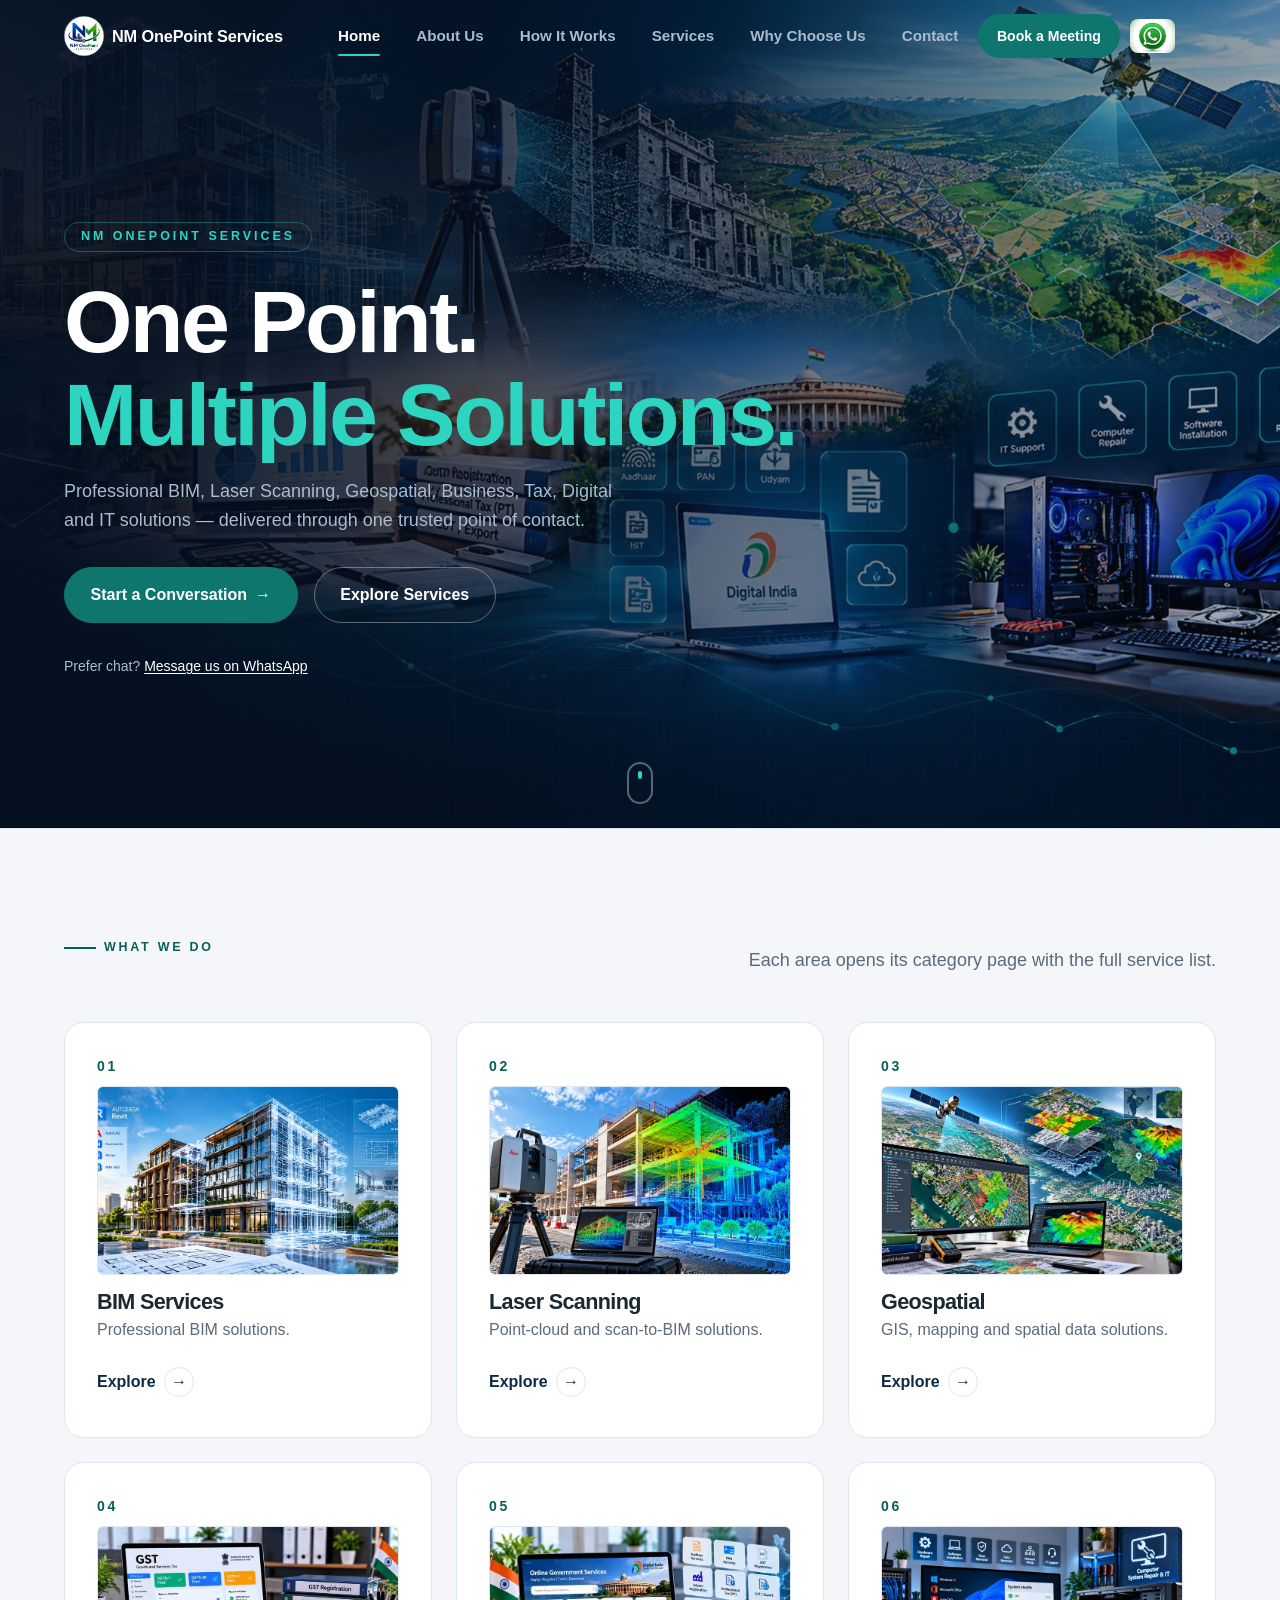
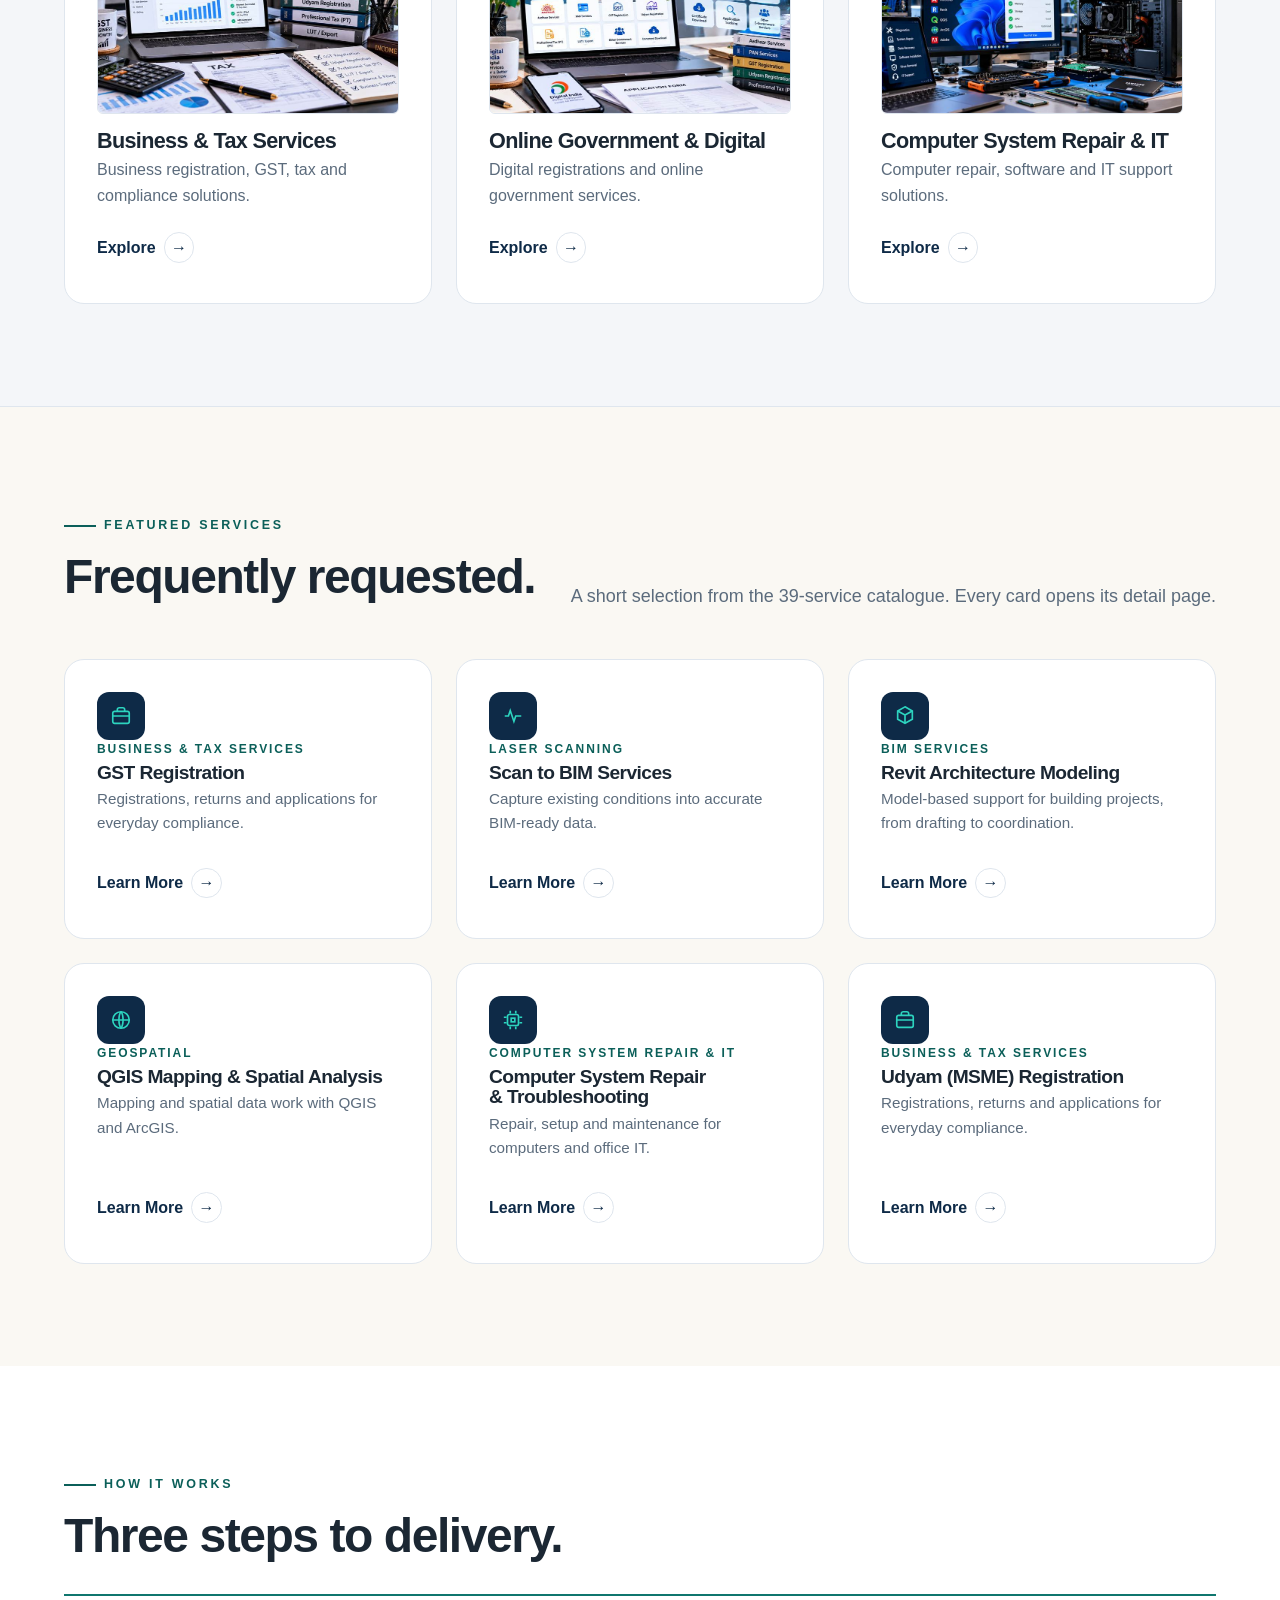
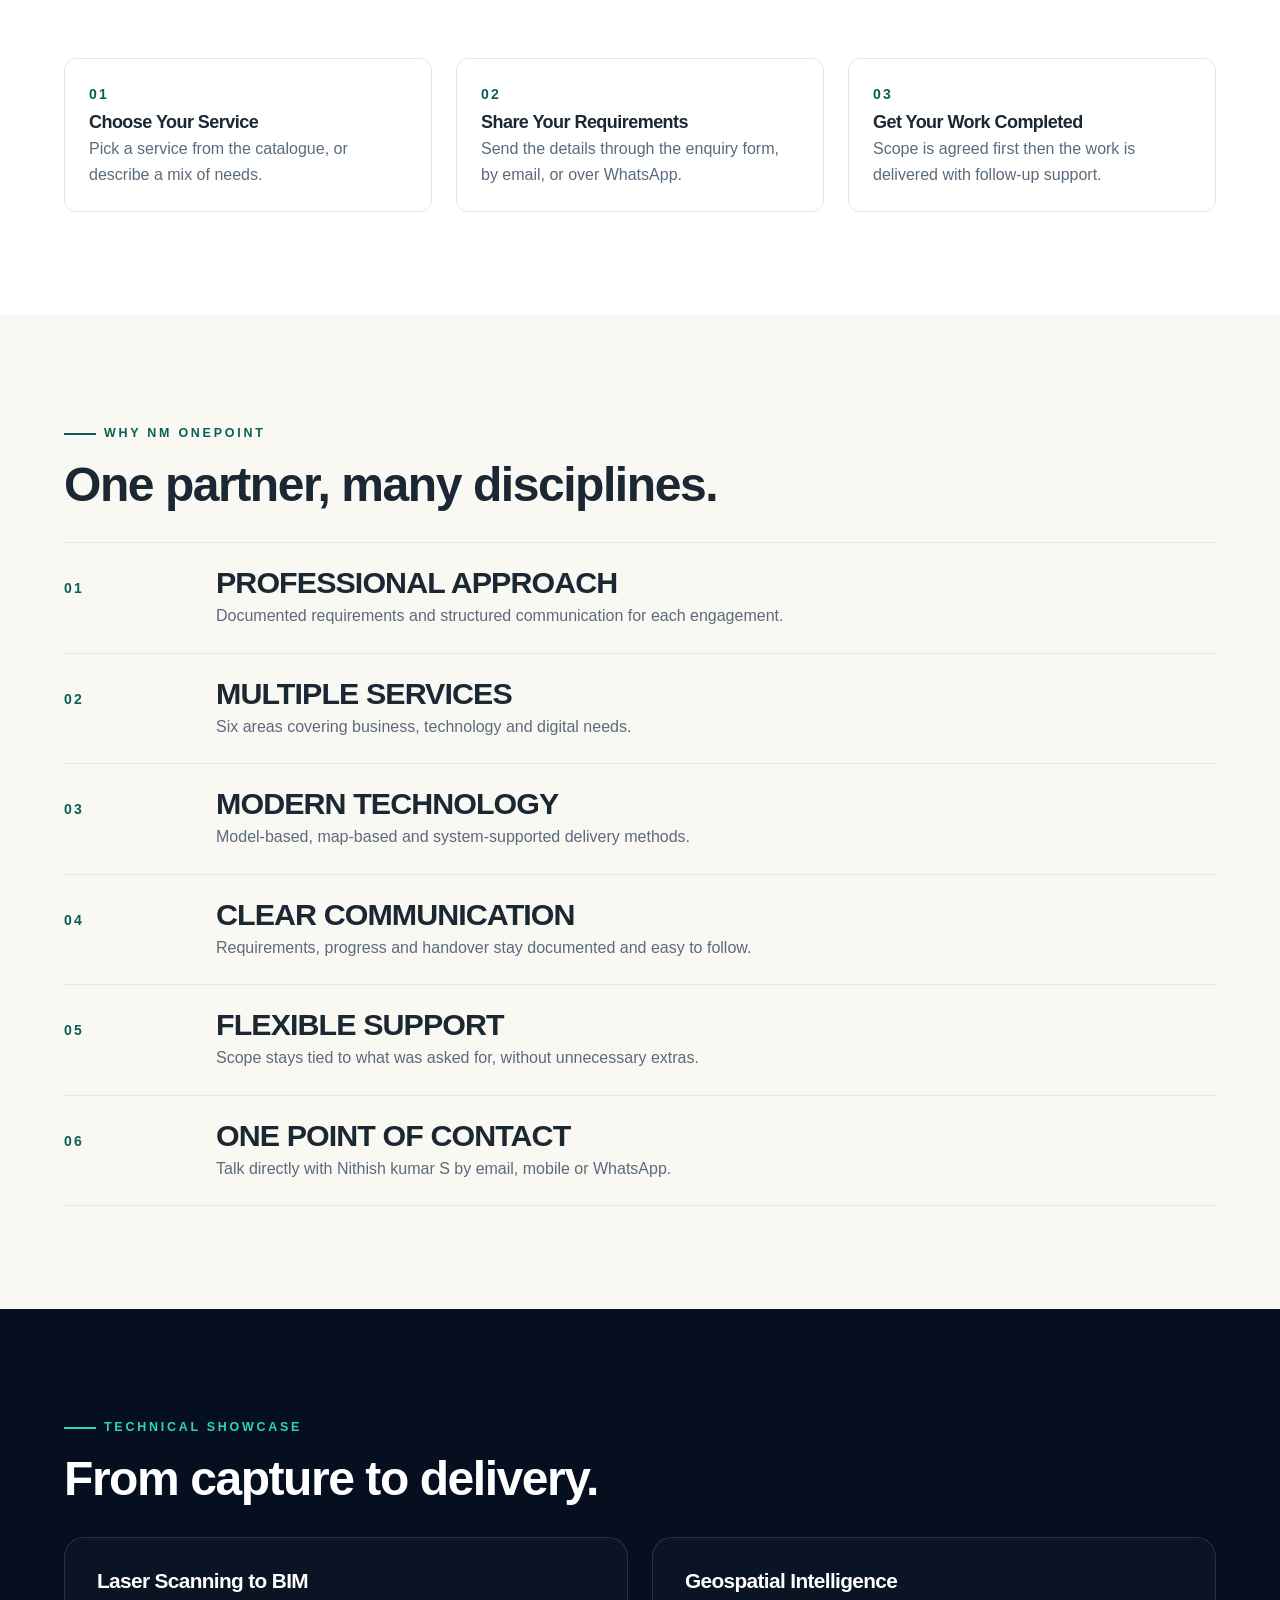
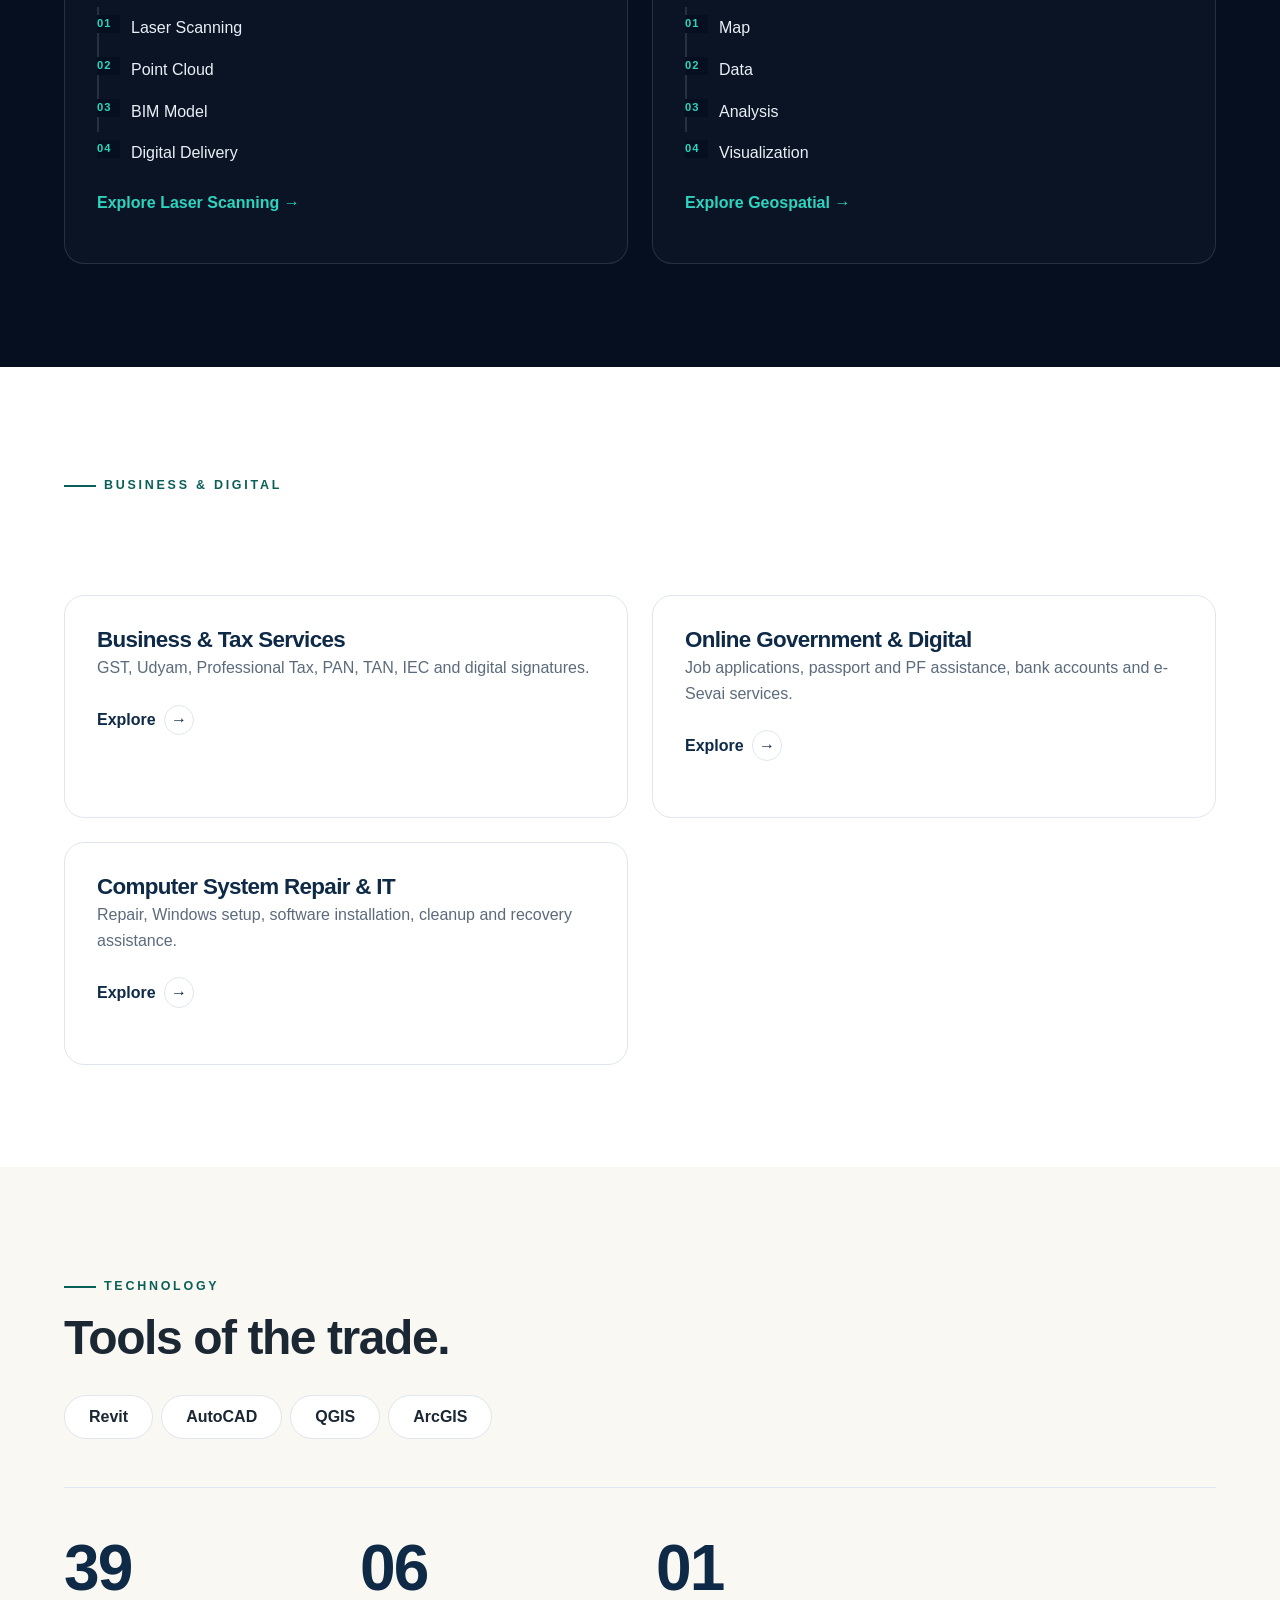
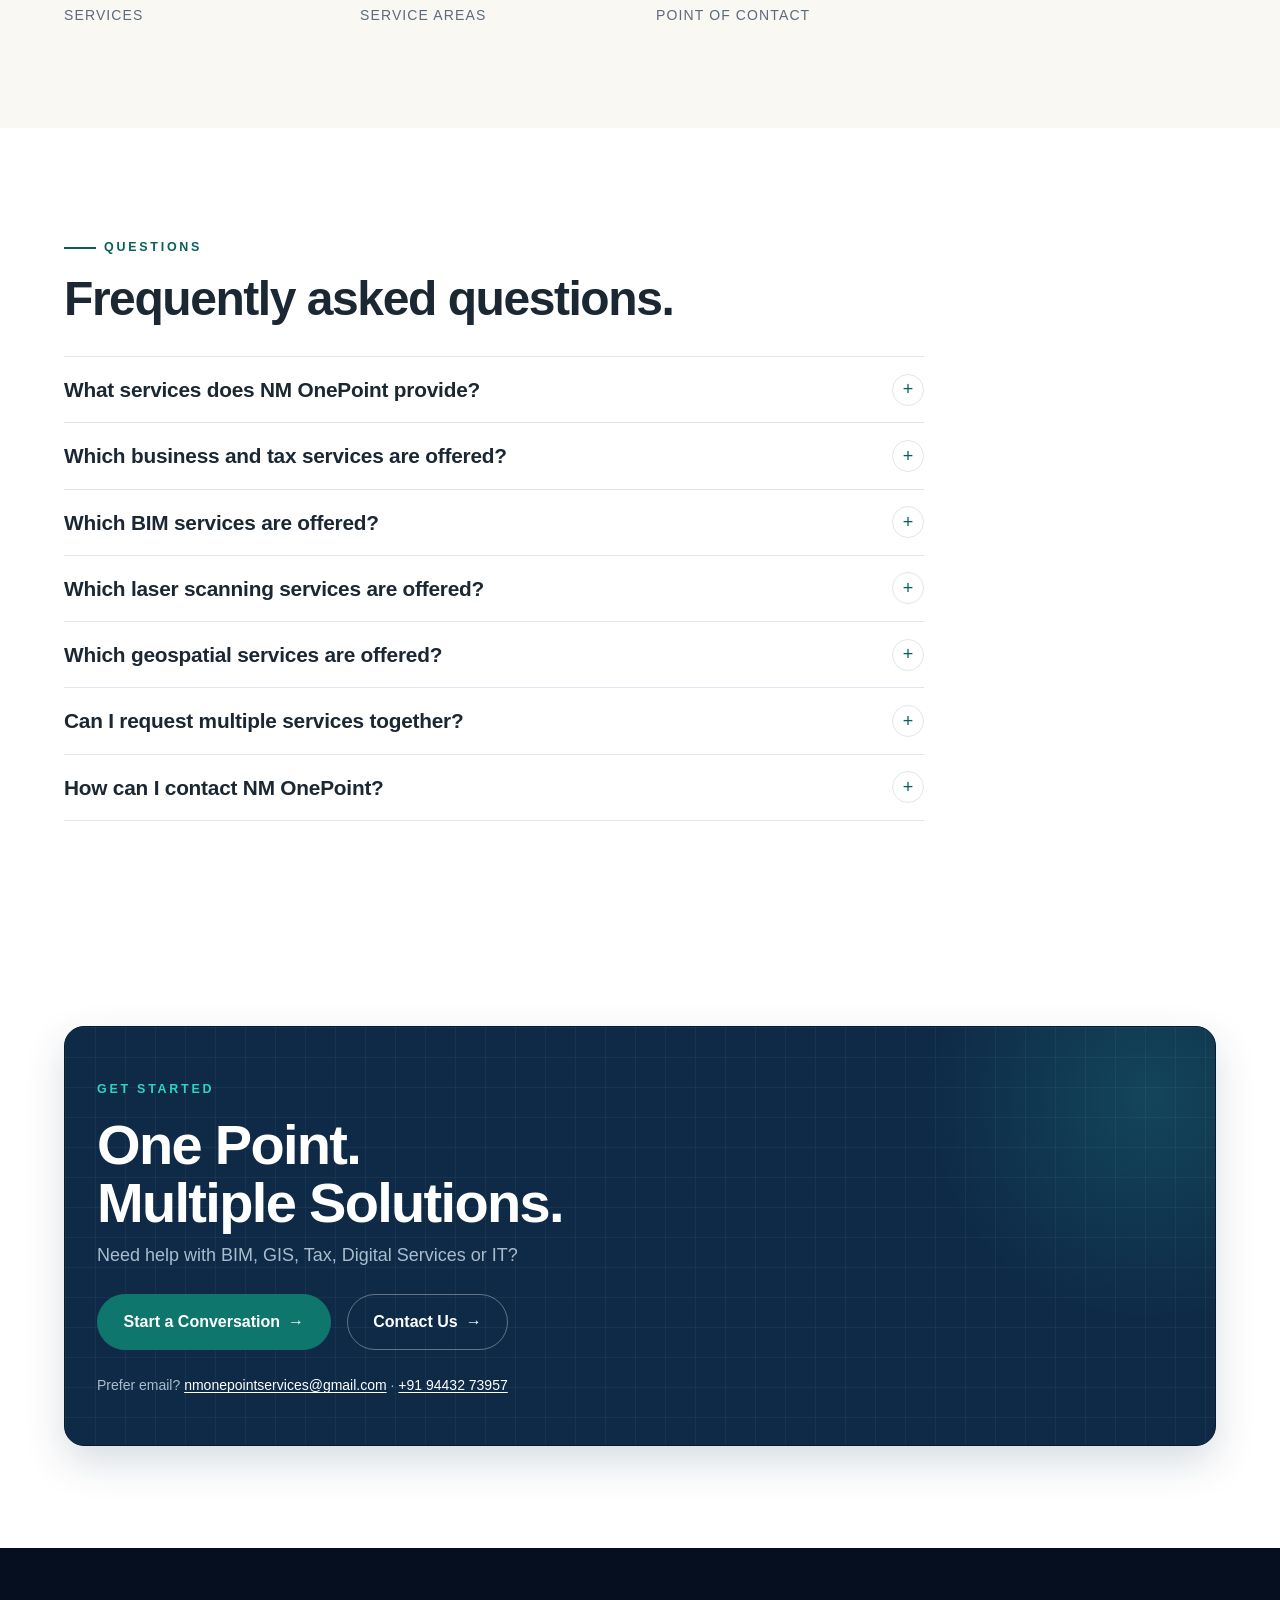
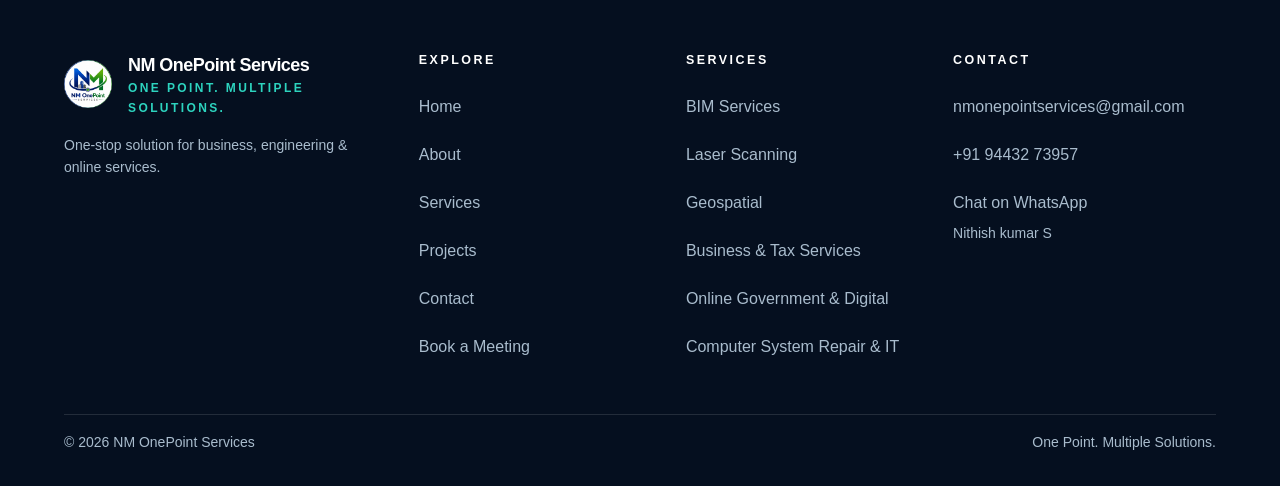
<file: index.html>
﻿<!DOCTYPE html>
<html lang="en">
<head>
    <meta charset="UTF-8">
    <meta name="viewport" content="width=device-width, initial-scale=1.0">
    <meta name="description" content="NM OnePoint Services — One Point. Multiple Solutions. Professional BIM, laser scanning, geospatial, business, tax, digital and IT solutions through one trusted point of contact.">
    <title>NM OnePoint Services | One Point. Multiple Solutions.</title>

    <meta property="og:type" content="website">
    <meta property="og:title" content="NM OnePoint Services | One Point. Multiple Solutions.">
    <meta property="og:description" content="Professional BIM, laser scanning, geospatial, business, tax, digital and IT solutions — delivered through one trusted point of contact.">
    <meta property="og:image" content="assets/images/og-image.svg">
    <meta property="og:image:width" content="1200">
    <meta property="og:image:height" content="630">
    <meta property="og:image:alt" content="NM OnePoint Services — one point for business and technical solutions">
    <meta name="twitter:card" content="summary_large_image">
    <meta name="twitter:title" content="NM OnePoint Services | One Point. Multiple Solutions.">
    <meta name="twitter:description" content="Professional BIM, laser scanning, geospatial, business, tax, digital and IT solutions.">
    <meta name="twitter:image" content="assets/images/og-image.svg">
    <meta name="theme-color" content="#050f1f">

    <link rel="icon" type="image/jpeg" href="assets/logos/logo.jpg">
    <link rel="apple-touch-icon" href="assets/logos/logo.jpg">
    <link rel="manifest" href="site.webmanifest">

    <link rel="stylesheet" href="css/variables.css">
    <link rel="stylesheet" href="css/reset.css">
    <link rel="stylesheet" href="css/style.css">
    <link rel="stylesheet" href="css/components.css">
    <link rel="stylesheet" href="css/responsive.css">
</head>
<body>

    <a class="skip-link" href="#main-content">Skip to main content</a>

    <div data-component="header">
        <noscript>
            <header class="site-header is-scrolled">
                <div class="container site-header-inner">
                    <a class="site-brand" href="index.html">NM OnePoint Services</a>
                    <nav class="site-nav" aria-label="Primary">
                        <ul>
                            <li><a href="index.html" aria-current="page">Home</a></li>
                            <li><a href="about.html">About Us</a></li>
                            <li><a href="index.html#process-title">How It Works</a></li>
                            <li><a href="services.html">Services</a></li>
                            <li><a href="index.html#why-title">Why Choose Us</a></li>
                            <li><a href="contact.html">Contact</a></li>
                            <li><a href="contact.html">Book a Meeting</a></li>
                            <li><a href="https://wa.me/919443273957" rel="noopener">WhatsApp</a></li>
                        </ul>
                    </nav>
                </div>
            </header>
        </noscript>
    </div>

    <main id="main-content" class="site-main">
        <section class="hero hero-cine" aria-labelledby="hero-title">
            <div class="hero-bg hero-bg-photo" aria-hidden="true">
                <img src="assets/images/hero-services.jpg" alt="" width="1920" height="1081" fetchpriority="high">
                <span class="hero-shade" aria-hidden="true"></span>
                <span class="hero-scan" aria-hidden="true"></span>
            </div>
            <div class="container hero-inner">
                <p class="hero-eyebrow" data-reveal="fade">NM OnePoint Services</p>
                <h1 class="hero-display" id="hero-title" data-reveal="up">One Point.<br><span class="accent">Multiple Solutions.</span></h1>
                <p class="hero-lead" data-reveal="up" data-delay="120">Professional BIM, Laser Scanning, Geospatial, Business, Tax, Digital and IT solutions — delivered through one trusted point of contact.</p>
                <div class="hero-actions" data-reveal="up" data-delay="200">
                    <a class="btn btn-primary" href="contact.html">Start a Conversation <span class="btn-arrow" aria-hidden="true">&rarr;</span></a>
                    <a class="btn btn-secondary" href="services.html">Explore Services</a>
                </div>
                <p class="hero-wa" data-reveal="fade" data-delay="260">Prefer chat? <a href="https://wa.me/919443273957" rel="noopener">Message us on WhatsApp</a></p>
            </div>
            <a class="hero-scroll" href="#areas" aria-label="Scroll to services"><span aria-hidden="true"></span></a>
        </section>

        <section class="section section-areas" id="areas" aria-label="Service areas">
            <div class="container">
                <div class="section-head split">
                    <div>
                        <p class="eyebrow" data-reveal="fade">What we do</p>
                    </div>
                    <p class="section-lead" data-reveal="up" data-delay="100">Each area opens its category page with the full service list.</p>
                </div>
                <div class="svc-grid">
                    <article class="svc-card" data-reveal="up">
                        <span class="svc-num" aria-hidden="true">01</span>
                        <div class="svc-media"><img src="assets/images/bim-services.jpg" alt="Modern glass office towers photographed looking up" width="1600" height="500" loading="lazy"></div>
                        <h3>BIM Services</h3>
                        <p>Professional BIM solutions.</p>
                        <a class="bento-link" href="category.html?category=bim-services">Explore <span class="bento-arrow" aria-hidden="true">&rarr;</span></a>
                    </article>
                    <article class="svc-card" data-reveal="up" data-delay="80">
                        <span class="svc-num" aria-hidden="true">02</span>
                        <div class="svc-media"><img src="assets/images/laser-scanning.jpg" alt="Laser scanner surveying a steel bridge with point-cloud coloring" width="1440" height="720" loading="lazy"></div>
                        <h3>Laser Scanning</h3>
                        <p>Point-cloud and scan-to-BIM solutions.</p>
                        <a class="bento-link" href="category.html?category=laser-scanning">Explore <span class="bento-arrow" aria-hidden="true">&rarr;</span></a>
                    </article>
                    <article class="svc-card" data-reveal="up" data-delay="160">
                        <span class="svc-num" aria-hidden="true">03</span>
                        <div class="svc-media"><img src="assets/images/geospatial-services.jpg" alt="Classified aerial view of a town used for geospatial mapping" width="350" height="278" loading="lazy"></div>
                        <h3>Geospatial</h3>
                        <p>GIS, mapping and spatial data solutions.</p>
                        <a class="bento-link" href="category.html?category=geospatial">Explore <span class="bento-arrow" aria-hidden="true">&rarr;</span></a>
                    </article>
                    <article class="svc-card" data-reveal="up">
                        <span class="svc-num" aria-hidden="true">04</span>
                        <div class="svc-media"><img src="assets/images/card-business.jpg" alt="GST filing workspace with laptop, calculator and documents" width="880" height="495" loading="lazy"></div>
                        <h3>Business &amp; Tax Services</h3>
                        <p>Business registration, GST, tax and compliance solutions.</p>
                        <a class="bento-link" href="category.html?category=business-tax">Explore <span class="bento-arrow" aria-hidden="true">&rarr;</span></a>
                    </article>
                    <article class="svc-card" data-reveal="up" data-delay="80">
                        <span class="svc-num" aria-hidden="true">05</span>
                        <div class="svc-media"><img src="assets/images/card-online.jpg" alt="Online government services portal with Digital India elements" width="880" height="495" loading="lazy"></div>
                        <h3>Online Government &amp; Digital</h3>
                        <p>Digital registrations and online government services.</p>
                        <a class="bento-link" href="category.html?category=online-government">Explore <span class="bento-arrow" aria-hidden="true">&rarr;</span></a>
                    </article>
                    <article class="svc-card" data-reveal="up" data-delay="160">
                        <span class="svc-num" aria-hidden="true">06</span>
                        <div class="svc-media"><img src="assets/images/card-it.jpg" alt="Computer repair workbench with diagnostics tools and hardware" width="880" height="496" loading="lazy"></div>
                        <h3>Computer System Repair &amp; IT</h3>
                        <p>Computer repair, software and IT support solutions.</p>
                        <a class="bento-link" href="category.html?category=computer-repair">Explore <span class="bento-arrow" aria-hidden="true">&rarr;</span></a>
                    </article>
                </div>
            </div>
        </section>

        <section class="section story" aria-labelledby="featured-title">
            <div class="container">
                <div class="section-head split">
                    <div>
                        <p class="eyebrow" data-reveal="fade">Featured services</p>
                        <h2 class="section-title" id="featured-title" data-reveal="up">Frequently requested.</h2>
                    </div>
                    <p class="section-lead" data-reveal="up" data-delay="100">A short selection from the 39-service catalogue. Every card opens its detail page.</p>
                </div>
                <div class="feat-grid" data-featured-grid>
                    <article class="card" data-reveal>
                        <h3>Featured services</h3>
                        <p>Featured services appear here once loaded. See <a href="services.html">all services</a>.</p>
                    </article>
                </div>
            </div>
        </section>

        <section class="section" aria-labelledby="process-title">
            <div class="container">
                <p class="eyebrow" data-reveal="fade">How it works</p>
                <h2 class="section-title" id="process-title" data-reveal="up">Three steps to delivery.</h2>
                <div class="process" data-reveal="fade">
                    <div class="process-line" aria-hidden="true"><div class="process-fill"></div></div>
                    <div class="steps-three">
                        <article class="step" data-reveal="up">
                            <span class="step-number">01</span>
                            <h3>Choose Your Service</h3>
                            <p>Pick a service from the catalogue, or describe a mix of needs.</p>
                        </article>
                        <article class="step" data-reveal="up" data-delay="100">
                            <span class="step-number">02</span>
                            <h3>Share Your Requirements</h3>
                            <p>Send the details through the enquiry form, by email, or over WhatsApp.</p>
                        </article>
                        <article class="step" data-reveal="up" data-delay="200">
                            <span class="step-number">03</span>
                            <h3>Get Your Work Completed</h3>
                            <p>Scope is agreed first then the work is delivered with follow-up support.</p>
                        </article>
                    </div>
                </div>
            </div>
        </section>

        <section class="section story" aria-labelledby="why-title">
            <div class="container">
                <p class="eyebrow" data-reveal="fade">Why NM OnePoint</p>
                <h2 class="section-title" id="why-title" data-reveal="up">One partner, many disciplines.</h2>
                <div class="why-list">
                    <div class="why-row" data-reveal="right">
                        <span class="why-num">01</span>
                        <div><h3>Professional Approach</h3><p>Documented requirements and structured communication for each engagement.</p></div>
                    </div>
                    <div class="why-row" data-reveal="right" data-delay="80">
                        <span class="why-num">02</span>
                        <div><h3>Multiple Services</h3><p>Six areas covering business, technology and digital needs.</p></div>
                    </div>
                    <div class="why-row" data-reveal="right" data-delay="120">
                        <span class="why-num">03</span>
                        <div><h3>Modern Technology</h3><p>Model-based, map-based and system-supported delivery methods.</p></div>
                    </div>
                    <div class="why-row" data-reveal="right" data-delay="160">
                        <span class="why-num">04</span>
                        <div><h3>Clear Communication</h3><p>Requirements, progress and handover stay documented and easy to follow.</p></div>
                    </div>
                    <div class="why-row" data-reveal="right" data-delay="200">
                        <span class="why-num">05</span>
                        <div><h3>Flexible Support</h3><p>Scope stays tied to what was asked for, without unnecessary extras.</p></div>
                    </div>
                    <div class="why-row" data-reveal="right" data-delay="240">
                        <span class="why-num">06</span>
                        <div><h3>One Point of Contact</h3><p>Talk directly with Nithish kumar S by email, mobile or WhatsApp.</p></div>
                    </div>
                </div>
            </div>
        </section>

        <section class="section section-dark tech-section" aria-labelledby="showcase-title">
            <div class="container">
                <p class="eyebrow eyebrow-light" data-reveal="fade">Technical showcase</p>
                <h2 class="section-title" id="showcase-title" data-reveal="up">From capture to delivery.</h2>
                <div class="flow-grid">
                    <article class="flow-card" data-reveal="up">
                        <h3>Laser Scanning to BIM</h3>
                        <ol class="flow-steps">
                            <li data-reveal="right">Laser Scanning</li>
                            <li data-reveal="right" data-delay="80">Point Cloud</li>
                            <li data-reveal="right" data-delay="160">BIM Model</li>
                            <li data-reveal="right" data-delay="240">Digital Delivery</li>
                        </ol>
                        <p><a class="tech-link" href="category.html?category=laser-scanning">Explore Laser Scanning <span aria-hidden="true">&rarr;</span></a></p>
                    </article>
                    <article class="flow-card" data-reveal="up" data-delay="120">
                        <h3>Geospatial Intelligence</h3>
                        <ol class="flow-steps">
                            <li data-reveal="right">Map</li>
                            <li data-reveal="right" data-delay="80">Data</li>
                            <li data-reveal="right" data-delay="160">Analysis</li>
                            <li data-reveal="right" data-delay="240">Visualization</li>
                        </ol>
                        <p><a class="tech-link" href="category.html?category=geospatial">Explore Geospatial <span aria-hidden="true">&rarr;</span></a></p>
                    </article>
                </div>
            </div>
        </section>

        <section class="section" aria-labelledby="biztech-title">
            <div class="container">
                <p class="eyebrow" data-reveal="fade">Business &amp; digital</p>
                <h2 class="section-title" id="biztech-title" data-reveal="up">Compliance, e-services and IT.</h2>
                <div class="tech-grid tech-grid-light">
                    <article class="tech-panel tech-panel-light" data-reveal="up">
                        <h3>Business &amp; Tax Services</h3>
                        <p>GST, Udyam, Professional Tax, PAN, TAN, IEC and digital signatures.</p>
                        <p><a class="bento-link" href="category.html?category=business-tax">Explore <span class="bento-arrow" aria-hidden="true">&rarr;</span></a></p>
                    </article>
                    <article class="tech-panel tech-panel-light" data-reveal="up" data-delay="100">
                        <h3>Online Government &amp; Digital</h3>
                        <p>Job applications, passport and PF assistance, bank accounts and e-Sevai services.</p>
                        <p><a class="bento-link" href="category.html?category=online-government">Explore <span class="bento-arrow" aria-hidden="true">&rarr;</span></a></p>
                    </article>
                    <article class="tech-panel tech-panel-light" data-reveal="up" data-delay="200">
                        <h3>Computer System Repair &amp; IT</h3>
                        <p>Repair, Windows setup, software installation, cleanup and recovery assistance.</p>
                        <p><a class="bento-link" href="category.html?category=computer-repair">Explore <span class="bento-arrow" aria-hidden="true">&rarr;</span></a></p>
                    </article>
                </div>
            </div>
        </section>

        <section class="section story" aria-labelledby="techrow-title">
            <div class="container">
                <p class="eyebrow" data-reveal="fade">Technology</p>
                <h2 class="section-title" id="techrow-title" data-reveal="up">Tools of the trade.</h2>
                <ul class="tech-chips" data-reveal="fade">
                    <li>Revit</li>
                    <li>AutoCAD</li>
                    <li>QGIS</li>
                    <li>ArcGIS</li>
                </ul>
                <div class="stats-band stats-band-tight">
                    <div class="stats-grid stats-grid-three" data-stats-grid>
                        <div data-reveal="up">
                            <span class="stat-value" data-count="39">39</span>
                            <p class="stat-label">Services</p>
                        </div>
                        <div data-reveal="up" data-delay="100">
                            <span class="stat-value" data-count="6">06</span>
                            <p class="stat-label">Service Areas</p>
                        </div>
                        <div data-reveal="up" data-delay="200">
                            <span class="stat-value" data-count="1">01</span>
                            <p class="stat-label">Point of Contact</p>
                        </div>
                    </div>
                </div>
            </div>
        </section>

        <section class="section" aria-labelledby="faq-title">
            <div class="container">
                <p class="eyebrow" data-reveal="fade">Questions</p>
                <h2 class="section-title" id="faq-title" data-reveal="up">Frequently asked questions.</h2>
                <div class="faq-list" data-faq-list>
                    <div class="faq-item" data-reveal>
                        <p>Questions and answers appear here. See the <a href="contact.html">Contact page</a> for anything else.</p>
                    </div>
                </div>
            </div>
        </section>

        <section class="section" aria-labelledby="cta-title">
            <div class="container">
                <div class="cta-band" data-reveal="scale">
                    <p class="cta-kicker">Get started</p>
                    <h2 class="cta-title" id="cta-title">One Point.<br>Multiple Solutions.</h2>
                    <p class="section-lead">Need help with BIM, GIS, Tax, Digital Services or IT?</p>
                    <div class="cta-actions">
                        <a class="btn btn-primary" href="contact.html">Start a Conversation <span class="btn-arrow" aria-hidden="true">&rarr;</span></a>
                        <a class="btn btn-secondary" href="contact.html">Contact Us <span class="btn-arrow" aria-hidden="true">&rarr;</span></a>
                    </div>
                    <p class="cta-contact-line">Prefer email? <a href="mailto:nmonepointservices@gmail.com">nmonepointservices@gmail.com</a> · <a href="tel:+919443273957">+91 94432 73957</a></p>
                </div>
            </div>
        </section>
    </main>

    <div data-component="footer">
        <noscript>
            <footer class="site-footer">
                <div class="container">
                    <p>&copy; 2026 NM OnePoint Services</p>
                </div>
            </footer>
        </noscript>
    </div>

    <script src="js/navigation.js" defer></script>
    <script src="js/animations.js" defer></script>
    <script src="js/forms.js" defer></script>
    <script src="js/main.js" defer></script>
</body>
</html>
</file>
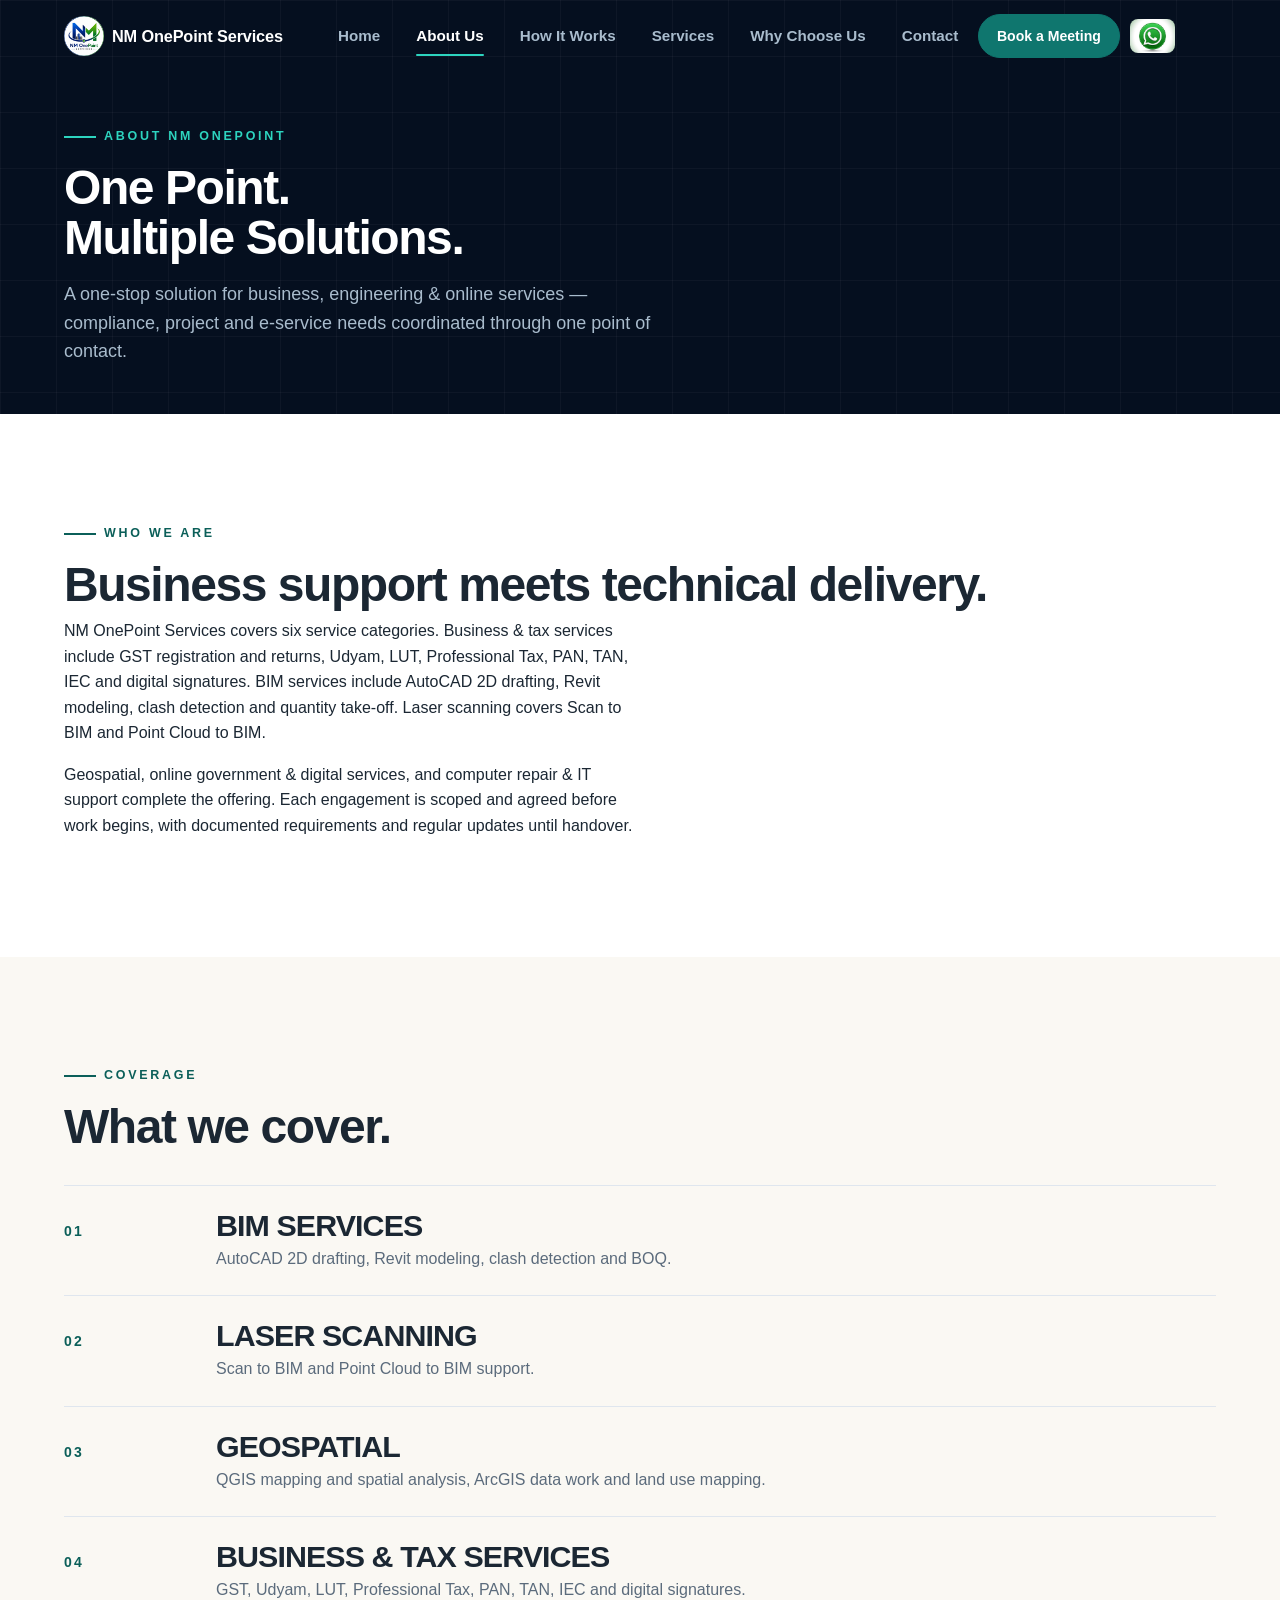
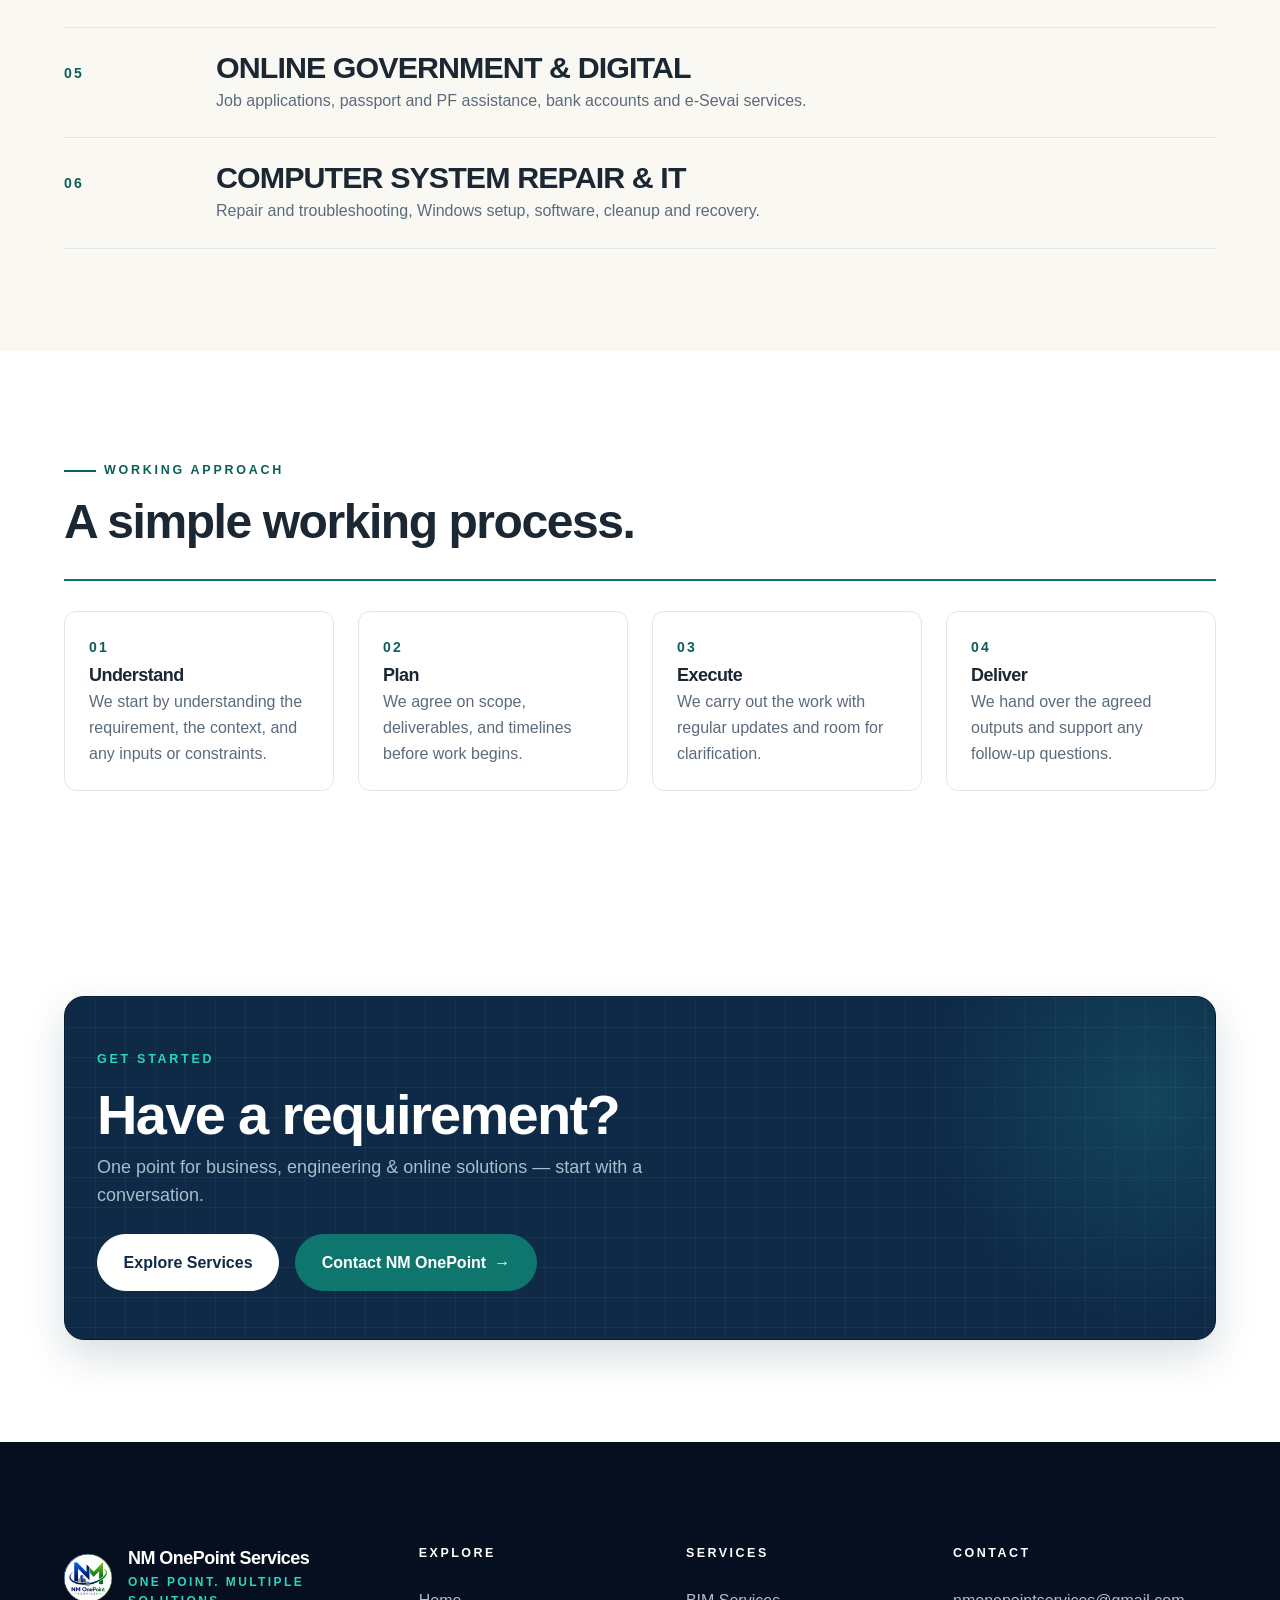
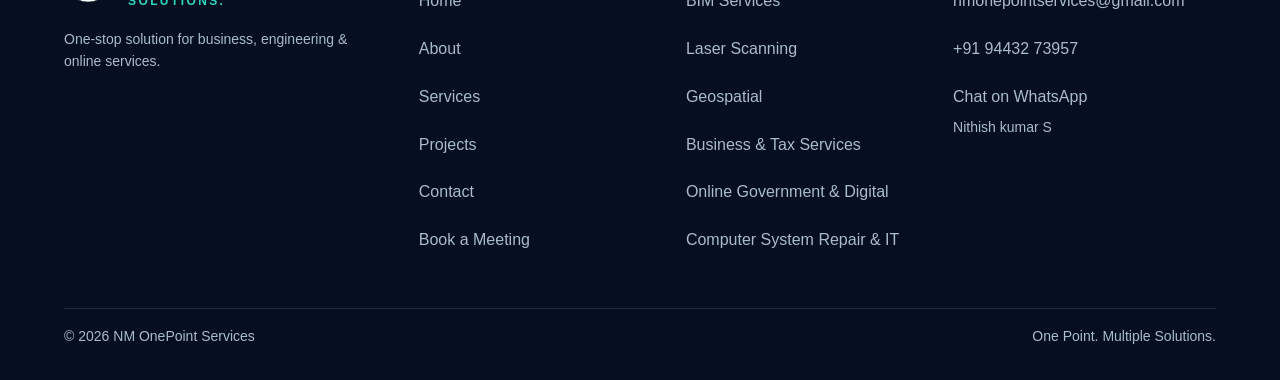
<file: about.html>
<!DOCTYPE html>
<html lang="en">
<head>
    <meta charset="UTF-8">
    <meta name="viewport" content="width=device-width, initial-scale=1.0">
    <meta name="description" content="About NM OnePoint Services — one-stop solution for business, engineering & online services across five service categories.">
    <title>About | NM OnePoint Services</title>

    <meta property="og:type" content="website">
    <meta property="og:title" content="About NM OnePoint Services">
    <meta property="og:description" content="One Point. Multiple Solutions. Business & tax, engineering & BIM, online services, IT support, and GIS.">
    <meta property="og:image" content="assets/images/og-image.svg">
    <meta property="og:image:width" content="1200">
    <meta property="og:image:height" content="630">
    <meta property="og:image:alt" content="NM OnePoint Services — one point for business and technical solutions">
    <meta name="twitter:card" content="summary_large_image">
    <meta name="twitter:title" content="About NM OnePoint Services">
    <meta name="twitter:description" content="One Point. Multiple Solutions. Business & tax, engineering & BIM, online services, IT support, and GIS.">
    <meta name="twitter:image" content="assets/images/og-image.svg">
    <meta name="theme-color" content="#050f1f">

    <link rel="icon" type="image/jpeg" href="assets/logos/logo.jpg">
    <link rel="apple-touch-icon" href="assets/logos/logo.jpg">
    <link rel="manifest" href="site.webmanifest">

    <link rel="stylesheet" href="css/variables.css">
    <link rel="stylesheet" href="css/reset.css">
    <link rel="stylesheet" href="css/style.css">
    <link rel="stylesheet" href="css/components.css">
    <link rel="stylesheet" href="css/responsive.css">
</head>
<body>

    <a class="skip-link" href="#main-content">Skip to main content</a>

    <div data-component="header">
        <noscript>
            <header class="site-header is-scrolled">
                <div class="container site-header-inner">
                    <a class="site-brand" href="index.html">NM OnePoint Services</a>
                    <nav class="site-nav" aria-label="Primary">
                        <ul>
                            <li><a href="index.html">Home</a></li>
                            <li><a href="about.html" aria-current="page">About Us</a></li>
                            <li><a href="index.html#process-title">How It Works</a></li>
                            <li><a href="services.html">Services</a></li>
                            <li><a href="index.html#why-title">Why Choose Us</a></li>
                            <li><a href="contact.html">Contact</a></li>
                            <li><a href="contact.html">Book a Meeting</a></li>
                            <li><a href="https://wa.me/919443273957" rel="noopener">WhatsApp</a></li>
                        </ul>
                    </nav>
                </div>
            </header>
        </noscript>
    </div>

    <main id="main-content" class="site-main">
        <section class="page-hero" aria-labelledby="page-title">
            <div class="container">
                <p class="eyebrow eyebrow-light" data-reveal="fade">About NM OnePoint</p>
                <h1 id="page-title" data-reveal="up">One Point.<br>Multiple Solutions.</h1>
                <p class="page-lead" data-reveal="up" data-delay="100">A one-stop solution for business, engineering &amp; online services — compliance, project and e-service needs coordinated through one point of contact.</p>
            </div>
        </section>

        <section class="section" aria-labelledby="about-title">
            <div class="container">
                <p class="eyebrow" data-reveal="fade">Who we are</p>
                <h2 class="section-title" id="about-title" data-reveal="up">Business support meets technical delivery.</h2>
                <p data-reveal="up">NM OnePoint Services covers six service categories. Business &amp; tax services include GST registration and returns, Udyam, LUT, Professional Tax, PAN, TAN, IEC and digital signatures. BIM services include AutoCAD 2D drafting, Revit modeling, clash detection and quantity take-off. Laser scanning covers Scan to BIM and Point Cloud to BIM.</p>
                <p data-reveal="up">Geospatial, online government &amp; digital services, and computer repair &amp; IT support complete the offering. Each engagement is scoped and agreed before work begins, with documented requirements and regular updates until handover.</p>
            </div>
        </section>

        <section class="section story" aria-labelledby="cover-title">
            <div class="container">
                <p class="eyebrow" data-reveal="fade">Coverage</p>
                <h2 class="section-title" id="cover-title" data-reveal="up">What we cover.</h2>
                <div class="why-list">
                    <div class="why-row" data-reveal="right">
                        <span class="why-num">01</span>
                        <div><h3>BIM Services</h3><p>AutoCAD 2D drafting, Revit modeling, clash detection and BOQ.</p></div>
                    </div>
                    <div class="why-row" data-reveal="right" data-delay="60">
                        <span class="why-num">02</span>
                        <div><h3>Laser Scanning</h3><p>Scan to BIM and Point Cloud to BIM support.</p></div>
                    </div>
                    <div class="why-row" data-reveal="right" data-delay="120">
                        <span class="why-num">03</span>
                        <div><h3>Geospatial</h3><p>QGIS mapping and spatial analysis, ArcGIS data work and land use mapping.</p></div>
                    </div>
                    <div class="why-row" data-reveal="right" data-delay="180">
                        <span class="why-num">04</span>
                        <div><h3>Business &amp; Tax Services</h3><p>GST, Udyam, LUT, Professional Tax, PAN, TAN, IEC and digital signatures.</p></div>
                    </div>
                    <div class="why-row" data-reveal="right" data-delay="240">
                        <span class="why-num">05</span>
                        <div><h3>Online Government &amp; Digital</h3><p>Job applications, passport and PF assistance, bank accounts and e-Sevai services.</p></div>
                    </div>
                    <div class="why-row" data-reveal="right" data-delay="300">
                        <span class="why-num">06</span>
                        <div><h3>Computer System Repair &amp; IT</h3><p>Repair and troubleshooting, Windows setup, software, cleanup and recovery.</p></div>
                    </div>
                </div>
            </div>
        </section>

        <section class="section" aria-labelledby="process-title">
            <div class="container">
                <p class="eyebrow" data-reveal="fade">Working approach</p>
                <h2 class="section-title" id="process-title" data-reveal="up">A simple working process.</h2>
                <div class="process" data-reveal="fade">
                    <div class="process-line" aria-hidden="true"><div class="process-fill"></div></div>
                    <div class="process-grid">
                        <article class="step" data-reveal="up">
                            <span class="step-number">01</span>
                            <h3>Understand</h3>
                            <p>We start by understanding the requirement, the context, and any inputs or constraints.</p>
                        </article>
                        <article class="step" data-reveal="up" data-delay="100">
                            <span class="step-number">02</span>
                            <h3>Plan</h3>
                            <p>We agree on scope, deliverables, and timelines before work begins.</p>
                        </article>
                        <article class="step" data-reveal="up" data-delay="200">
                            <span class="step-number">03</span>
                            <h3>Execute</h3>
                            <p>We carry out the work with regular updates and room for clarification.</p>
                        </article>
                        <article class="step" data-reveal="up" data-delay="300">
                            <span class="step-number">04</span>
                            <h3>Deliver</h3>
                            <p>We hand over the agreed outputs and support any follow-up questions.</p>
                        </article>
                    </div>
                </div>
            </div>
        </section>

        <section class="section" aria-labelledby="cta-title">
            <div class="container">
                <div class="cta-band" data-reveal="scale">
                    <p class="cta-kicker">Get started</p>
                    <h2 class="cta-title" id="cta-title">Have a requirement?</h2>
                    <p class="section-lead">One point for business, engineering &amp; online solutions — start with a conversation.</p>
                    <div class="cta-actions">
                        <a class="btn btn-light" href="services.html">Explore Services</a>
                        <a class="btn btn-primary" href="contact.html">Contact NM OnePoint <span class="btn-arrow" aria-hidden="true">&rarr;</span></a>
                    </div>
                </div>
            </div>
        </section>
    </main>

    <div data-component="footer">
        <noscript>
            <footer class="site-footer">
                <div class="container">
                    <p>&copy; 2026 NM OnePoint Services</p>
                </div>
            </footer>
        </noscript>
    </div>

    <script src="js/navigation.js" defer></script>
    <script src="js/animations.js" defer></script>
    <script src="js/forms.js" defer></script>
    <script src="js/main.js" defer></script>
</body>
</html>
</file>
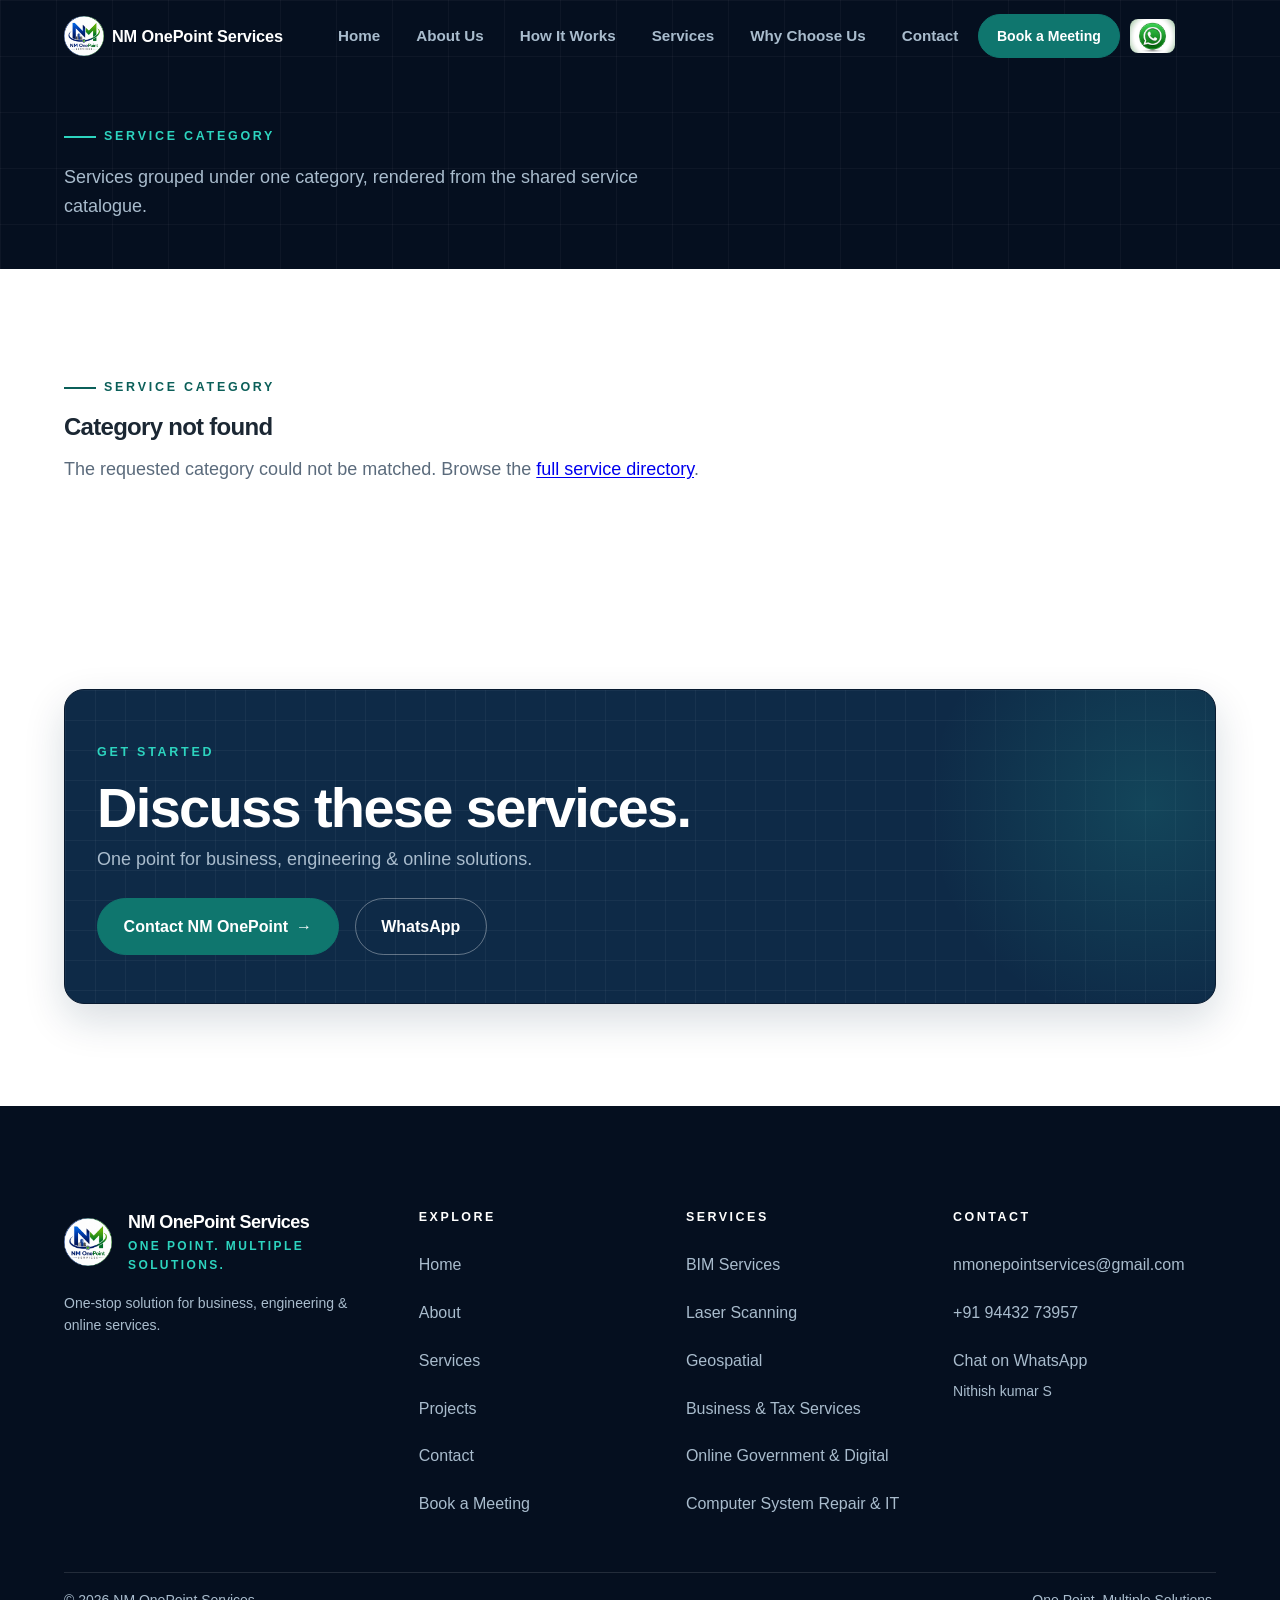
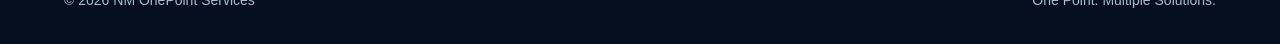
<file: category.html>
<!DOCTYPE html>
<html lang="en">
<head>
    <meta charset="UTF-8">
    <meta name="viewport" content="width=device-width, initial-scale=1.0">
    <meta name="description" content="NM OnePoint service category — services grouped under one category with discussion channels.">
    <title>Service Category | NM OnePoint Services</title>

    <meta property="og:type" content="website">
    <meta property="og:title" content="Service Category | NM OnePoint Services">
    <meta property="og:description" content="NM OnePoint service category with discussion channels. One Point. Multiple Solutions.">
    <meta property="og:image" content="assets/images/og-image.svg">
    <meta property="og:image:width" content="1200">
    <meta property="og:image:height" content="630">
    <meta property="og:image:alt" content="NM OnePoint Services — one point for business and technical solutions">
    <meta name="twitter:card" content="summary_large_image">
    <meta name="twitter:title" content="Service Category | NM OnePoint Services">
    <meta name="twitter:description" content="NM OnePoint service category with discussion channels.">
    <meta name="twitter:image" content="assets/images/og-image.svg">
    <meta name="theme-color" content="#050f1f">

    <link rel="icon" type="image/jpeg" href="assets/logos/logo.jpg">
    <link rel="apple-touch-icon" href="assets/logos/logo.jpg">
    <link rel="manifest" href="site.webmanifest">

    <link rel="stylesheet" href="css/variables.css">
    <link rel="stylesheet" href="css/reset.css">
    <link rel="stylesheet" href="css/style.css">
    <link rel="stylesheet" href="css/components.css">
    <link rel="stylesheet" href="css/responsive.css">
</head>
<body>

    <a class="skip-link" href="#main-content">Skip to main content</a>

    <div data-component="header">
        <noscript>
            <header class="site-header is-scrolled">
                <div class="container site-header-inner">
                    <a class="site-brand" href="index.html">NM OnePoint Services</a>
                    <nav class="site-nav" aria-label="Primary">
                        <ul>
                            <li><a href="index.html">Home</a></li>
                            <li><a href="about.html">About Us</a></li>
                            <li><a href="index.html#process-title">How It Works</a></li>
                            <li><a href="services.html" aria-current="page">Services</a></li>
                            <li><a href="index.html#why-title">Why Choose Us</a></li>
                            <li><a href="contact.html">Contact</a></li>
                            <li><a href="contact.html">Book a Meeting</a></li>
                            <li><a href="https://wa.me/919443273957" rel="noopener">WhatsApp</a></li>
                        </ul>
                    </nav>
                </div>
            </header>
        </noscript>
    </div>

    <main id="main-content" class="site-main">
        <section class="page-hero" aria-labelledby="detail-hero-kicker">
            <div class="container">
                <p class="eyebrow eyebrow-light" id="detail-hero-kicker">Service category</p>
                <p class="page-lead">Services grouped under one category, rendered from the shared service catalogue.</p>
            </div>
        </section>

        <section class="section" aria-label="Category information">
            <div class="container">
                <div class="service-detail" data-category-detail>
                    <p class="eyebrow">Service category</p>
                    <h1>Service category</h1>
                    <p class="section-lead">Category information appears here. If nothing loads, browse the <a href="services.html">full service directory</a>.</p>
                </div>
            </div>
        </section>

        <section class="section" aria-labelledby="cta-title">
            <div class="container">
                <div class="cta-band" data-reveal="scale">
                    <p class="cta-kicker">Get started</p>
                    <h2 class="cta-title" id="cta-title">Discuss these services.</h2>
                    <p class="section-lead">One point for business, engineering &amp; online solutions.</p>
                    <div class="cta-actions">
                        <a class="btn btn-primary" href="contact.html">Contact NM OnePoint <span class="btn-arrow" aria-hidden="true">&rarr;</span></a>
                        <a class="btn btn-secondary" href="https://wa.me/919443273957" rel="noopener">WhatsApp</a>
                    </div>
                </div>
            </div>
        </section>
    </main>

    <div data-component="footer">
        <noscript>
            <footer class="site-footer">
                <div class="container">
                    <p>&copy; 2026 NM OnePoint Services</p>
                </div>
            </footer>
        </noscript>
    </div>

    <script src="js/navigation.js" defer></script>
    <script src="js/animations.js" defer></script>
    <script src="js/forms.js" defer></script>
    <script src="js/main.js" defer></script>
</body>
</html>
</file>
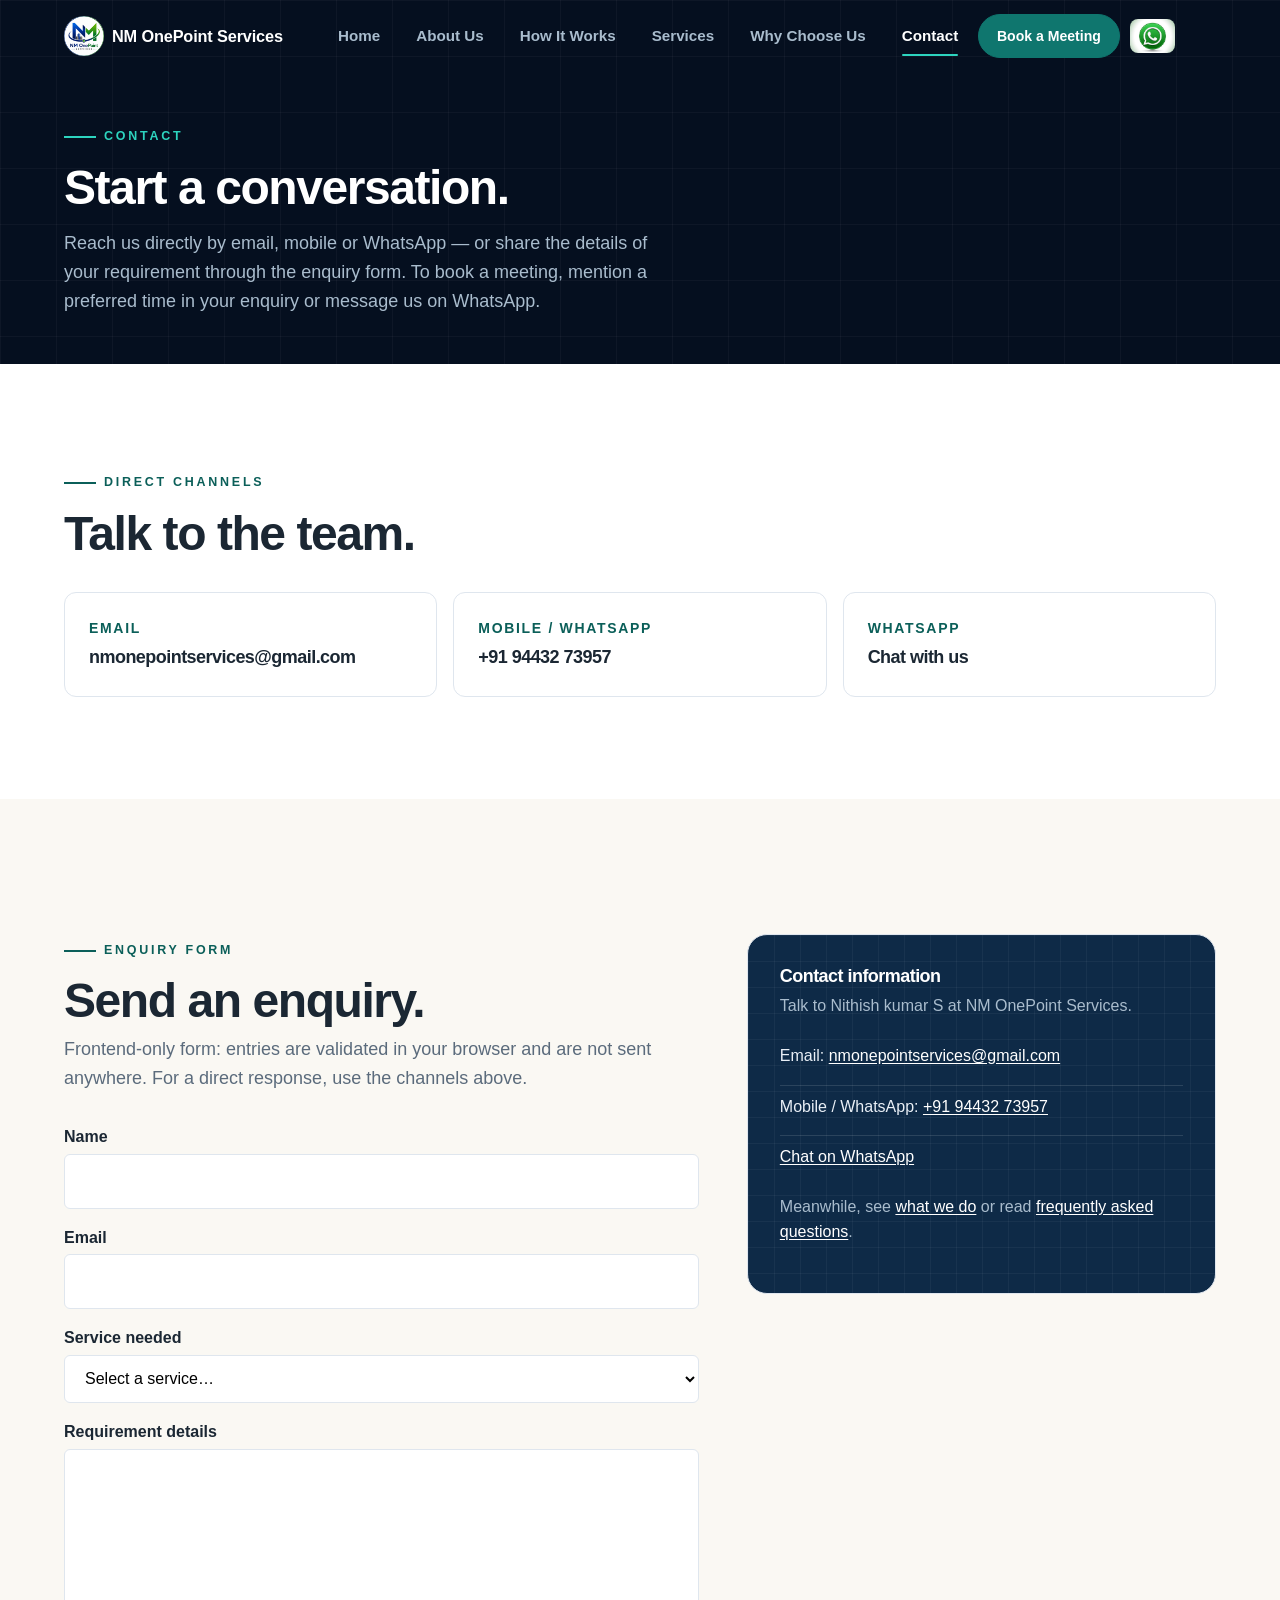
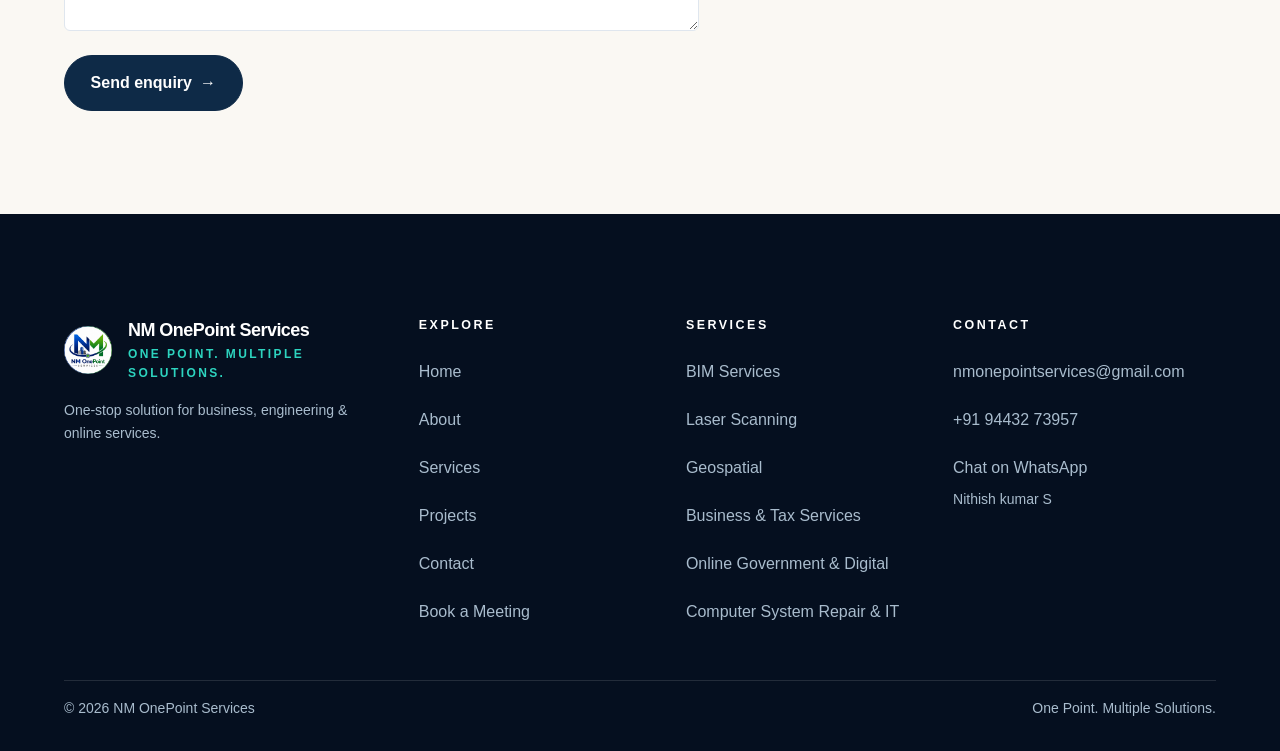
<file: contact.html>
<!DOCTYPE html>
<html lang="en">
<head>
    <meta charset="UTF-8">
    <meta name="viewport" content="width=device-width, initial-scale=1.0">
    <meta name="description" content="Contact NM OnePoint Services — email, mobile and WhatsApp plus an enquiry form for business, engineering and online service requirements.">
    <title>Contact | NM OnePoint Services</title>

    <meta property="og:type" content="website">
    <meta property="og:title" content="Contact NM OnePoint Services">
    <meta property="og:description" content="Reach NM OnePoint by email, mobile or WhatsApp, or share your requirement through the enquiry form.">
    <meta property="og:image" content="assets/images/og-image.svg">
    <meta property="og:image:width" content="1200">
    <meta property="og:image:height" content="630">
    <meta property="og:image:alt" content="NM OnePoint Services — one point for business and technical solutions">
    <meta name="twitter:card" content="summary_large_image">
    <meta name="twitter:title" content="Contact NM OnePoint Services">
    <meta name="twitter:description" content="Reach NM OnePoint by email, mobile or WhatsApp, or share your requirement through the enquiry form.">
    <meta name="twitter:image" content="assets/images/og-image.svg">
    <meta name="theme-color" content="#050f1f">

    <link rel="icon" type="image/jpeg" href="assets/logos/logo.jpg">
    <link rel="apple-touch-icon" href="assets/logos/logo.jpg">
    <link rel="manifest" href="site.webmanifest">

    <link rel="stylesheet" href="css/variables.css">
    <link rel="stylesheet" href="css/reset.css">
    <link rel="stylesheet" href="css/style.css">
    <link rel="stylesheet" href="css/components.css">
    <link rel="stylesheet" href="css/responsive.css">
</head>
<body>

    <a class="skip-link" href="#main-content">Skip to main content</a>

    <div data-component="header">
        <noscript>
            <header class="site-header is-scrolled">
                <div class="container site-header-inner">
                    <a class="site-brand" href="index.html">NM OnePoint Services</a>
                    <nav class="site-nav" aria-label="Primary">
                        <ul>
                            <li><a href="index.html">Home</a></li>
                            <li><a href="about.html">About Us</a></li>
                            <li><a href="index.html#process-title">How It Works</a></li>
                            <li><a href="services.html">Services</a></li>
                            <li><a href="index.html#why-title">Why Choose Us</a></li>
                            <li><a href="contact.html" aria-current="page">Contact</a></li>
                            <li><a href="contact.html">Book a Meeting</a></li>
                            <li><a href="https://wa.me/919443273957" rel="noopener">WhatsApp</a></li>
                        </ul>
                    </nav>
                </div>
            </header>
        </noscript>
    </div>

    <main id="main-content" class="site-main">
        <section class="page-hero" aria-labelledby="page-title">
            <div class="container">
                <p class="eyebrow eyebrow-light" data-reveal="fade">Contact</p>
                <h1 id="page-title" data-reveal="up">Start a conversation.</h1>
                <p class="page-lead" data-reveal="up" data-delay="100">Reach us directly by email, mobile or WhatsApp — or share the details of your requirement through the enquiry form. To book a meeting, mention a preferred time in your enquiry or message us on WhatsApp.</p>
            </div>
        </section>

        <section class="section" aria-labelledby="direct-title">
            <div class="container">
                <p class="eyebrow" data-reveal="fade">Direct channels</p>
                <h2 class="section-title" id="direct-title" data-reveal="up">Talk to the team.</h2>
                <div class="contact-cards">
                    <a class="contact-card" href="mailto:nmonepointservices@gmail.com" data-reveal="up">
                        <span>Email</span>
                        <strong>nmonepointservices@gmail.com</strong>
                    </a>
                    <a class="contact-card" href="tel:+919443273957" data-reveal="up" data-delay="100">
                        <span>Mobile / WhatsApp</span>
                        <strong>+91 94432 73957</strong>
                    </a>
                    <a class="contact-card" href="https://wa.me/919443273957" rel="noopener" data-reveal="up" data-delay="200">
                        <span>WhatsApp</span>
                        <strong>Chat with us</strong>
                    </a>
                </div>
            </div>
        </section>

        <section class="section story" aria-labelledby="enquiry-title">
            <div class="container contact-grid">
                <div>
                    <p class="eyebrow" data-reveal="fade">Enquiry form</p>
                    <h2 class="section-title" id="enquiry-title" data-reveal="up">Send an enquiry.</h2>
                    <p class="section-lead" data-reveal="up" data-delay="80">Frontend-only form: entries are validated in your browser and are not sent anywhere. For a direct response, use the channels above.</p>
                    <form data-contact-form action="#" method="post" style="margin-top: var(--space-xl)">
                        <div class="form-field">
                            <label for="contact-name">Name</label>
                            <input type="text" id="contact-name" name="name" autocomplete="name" required>
                        </div>
                        <div class="form-field">
                            <label for="contact-email">Email</label>
                            <input type="email" id="contact-email" name="email" autocomplete="email" required>
                        </div>
                        <div class="form-field">
                            <label for="contact-service">Service needed</label>
                            <select id="contact-service" name="service" required>
                                <option value="">Select a service&hellip;</option>
                                <option value="bim-services">BIM Services</option>
                                <option value="laser-scanning">Laser Scanning</option>
                                <option value="geospatial">Geospatial</option>
                                <option value="business-tax">Business &amp; Tax Services</option>
                                <option value="online-government">Online Government &amp; Digital</option>
                                <option value="computer-repair">Computer System Repair &amp; IT</option>
                                <option value="other">Other / general enquiry</option>
                            </select>
                        </div>
                        <div class="form-field">
                            <label for="contact-message">Requirement details</label>
                            <textarea id="contact-message" name="message" rows="6" required></textarea>
                        </div>
                        <p class="form-status" data-form-status role="status" hidden></p>
                        <button class="btn btn-dark" type="submit">Send enquiry <span class="btn-arrow" aria-hidden="true">&rarr;</span></button>
                    </form>
                </div>
                <aside class="contact-aside" aria-labelledby="info-title" data-reveal="left">
                    <h2 class="section-title" id="info-title">Contact information</h2>
                    <p>Talk to Nithish kumar S at NM OnePoint Services.</p>
                    <ul class="card-list">
                        <li>Email: <a href="mailto:nmonepointservices@gmail.com">nmonepointservices@gmail.com</a></li>
                        <li>Mobile / WhatsApp: <a href="tel:+919443273957">+91 94432 73957</a></li>
                        <li><a href="https://wa.me/919443273957" rel="noopener">Chat on WhatsApp</a></li>
                    </ul>
                    <p>Meanwhile, see <a href="services.html">what we do</a> or read <a href="index.html#faq-title">frequently asked questions</a>.</p>
                </aside>
            </div>
        </section>
    </main>

    <div data-component="footer">
        <noscript>
            <footer class="site-footer">
                <div class="container">
                    <p>&copy; 2026 NM OnePoint Services</p>
                </div>
            </footer>
        </noscript>
    </div>

    <script src="js/navigation.js" defer></script>
    <script src="js/animations.js" defer></script>
    <script src="js/forms.js" defer></script>
    <script src="js/main.js" defer></script>
</body>
</html>
</file>
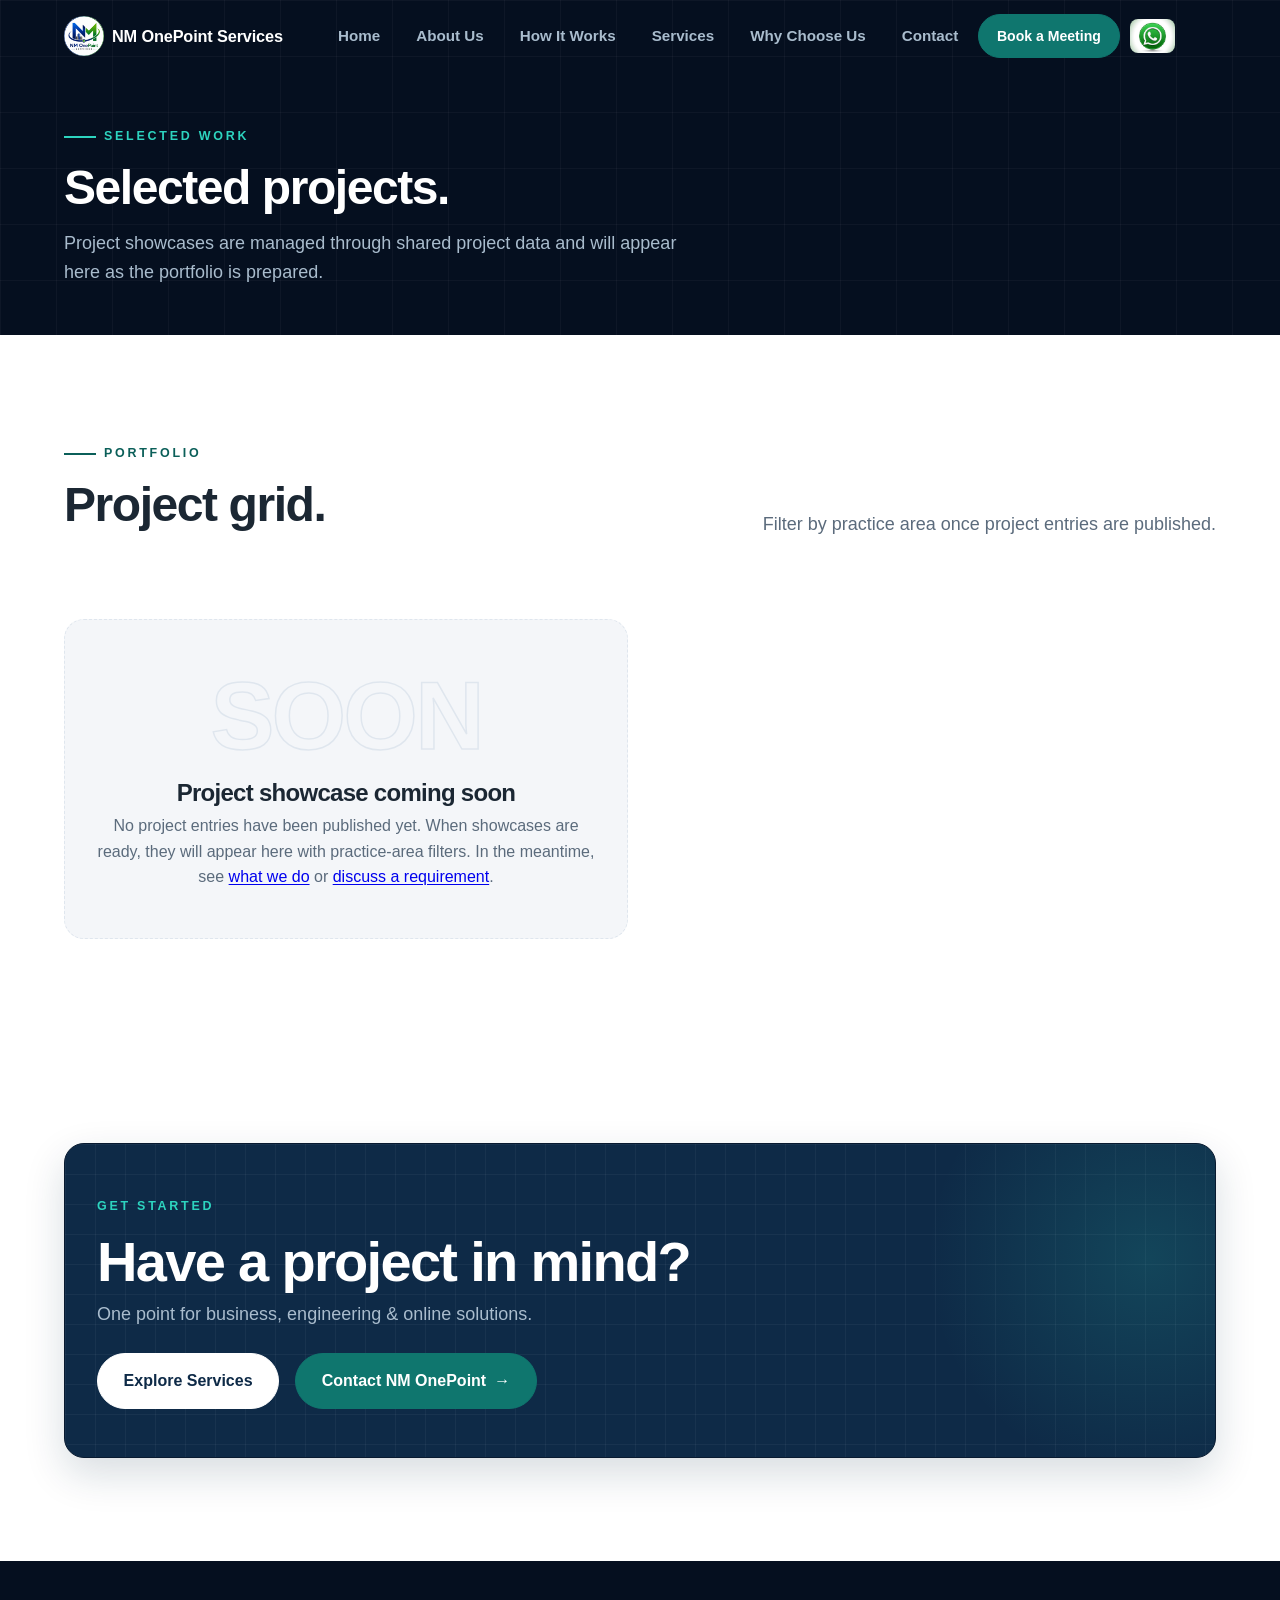
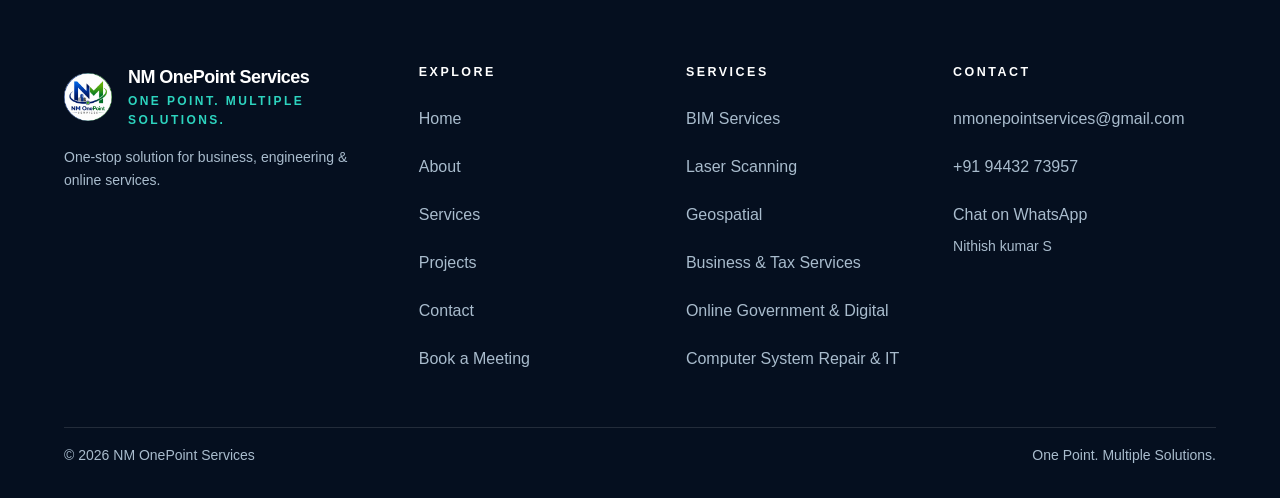
<file: projects.html>
<!DOCTYPE html>
<html lang="en">
<head>
    <meta charset="UTF-8">
    <meta name="viewport" content="width=device-width, initial-scale=1.0">
    <meta name="description" content="Selected projects by NM OnePoint Services. Project showcases will be added here as the portfolio is prepared.">
    <title>Projects | NM OnePoint Services</title>

    <meta property="og:type" content="website">
    <meta property="og:title" content="Projects | NM OnePoint Services">
    <meta property="og:description" content="Selected projects by NM OnePoint Services. Project showcases will be added here as the portfolio is prepared.">
    <meta property="og:image" content="assets/images/og-image.svg">
    <meta property="og:image:width" content="1200">
    <meta property="og:image:height" content="630">
    <meta property="og:image:alt" content="NM OnePoint Services — one point for business and technical solutions">
    <meta name="twitter:card" content="summary_large_image">
    <meta name="twitter:title" content="Projects | NM OnePoint Services">
    <meta name="twitter:description" content="Selected projects by NM OnePoint Services. Project showcases will be added here as the portfolio is prepared.">
    <meta name="twitter:image" content="assets/images/og-image.svg">
    <meta name="theme-color" content="#050f1f">

    <link rel="icon" type="image/jpeg" href="assets/logos/logo.jpg">
    <link rel="apple-touch-icon" href="assets/logos/logo.jpg">
    <link rel="manifest" href="site.webmanifest">

    <link rel="stylesheet" href="css/variables.css">
    <link rel="stylesheet" href="css/reset.css">
    <link rel="stylesheet" href="css/style.css">
    <link rel="stylesheet" href="css/components.css">
    <link rel="stylesheet" href="css/responsive.css">
</head>
<body>

    <a class="skip-link" href="#main-content">Skip to main content</a>

    <div data-component="header">
        <noscript>
            <header class="site-header is-scrolled">
                <div class="container site-header-inner">
                    <a class="site-brand" href="index.html">NM OnePoint Services</a>
                    <nav class="site-nav" aria-label="Primary">
                        <ul>
                            <li><a href="index.html">Home</a></li>
                            <li><a href="about.html">About Us</a></li>
                            <li><a href="index.html#process-title">How It Works</a></li>
                            <li><a href="services.html">Services</a></li>
                            <li><a href="index.html#why-title">Why Choose Us</a></li>
                            <li><a href="contact.html">Contact</a></li>
                            <li><a href="contact.html">Book a Meeting</a></li>
                            <li><a href="https://wa.me/919443273957" rel="noopener">WhatsApp</a></li>
                        </ul>
                    </nav>
                </div>
            </header>
        </noscript>
    </div>

    <main id="main-content" class="site-main">
        <section class="page-hero" aria-labelledby="page-title">
            <div class="container">
                <p class="eyebrow eyebrow-light" data-reveal="fade">Selected work</p>
                <h1 id="page-title" data-reveal="up">Selected projects.</h1>
                <p class="page-lead" data-reveal="up" data-delay="100">Project showcases are managed through shared project data and will appear here as the portfolio is prepared.</p>
            </div>
        </section>

        <section class="section" aria-labelledby="projects-title">
            <div class="container">
                <div class="section-head split">
                    <div>
                        <p class="eyebrow" data-reveal="fade">Portfolio</p>
                        <h2 class="section-title" id="projects-title" data-reveal="up">Project grid.</h2>
                    </div>
                    <p class="section-lead" data-reveal="up" data-delay="100">Filter by practice area once project entries are published.</p>
                </div>
                <div class="filter-row" data-project-filters hidden>
                </div>
                <div class="card-grid" data-projects-grid>
                    <article class="card project-empty" data-reveal="up">
                        <span class="project-empty-ghost" aria-hidden="true">SOON</span>
                        <h3>Project showcase coming soon</h3>
                        <p>No project entries have been published yet. When showcases are ready, they will appear here with practice-area filters. In the meantime, see <a href="services.html">what we do</a> or <a href="contact.html">discuss a requirement</a>.</p>
                    </article>
                </div>
            </div>
        </section>

        <section class="section" aria-labelledby="cta-title">
            <div class="container">
                <div class="cta-band" data-reveal="scale">
                    <p class="cta-kicker">Get started</p>
                    <h2 class="cta-title" id="cta-title">Have a project in mind?</h2>
                    <p class="section-lead">One point for business, engineering &amp; online solutions.</p>
                    <div class="cta-actions">
                        <a class="btn btn-light" href="services.html">Explore Services</a>
                        <a class="btn btn-primary" href="contact.html">Contact NM OnePoint <span class="btn-arrow" aria-hidden="true">&rarr;</span></a>
                    </div>
                </div>
            </div>
        </section>
    </main>

    <div data-component="footer">
        <noscript>
            <footer class="site-footer">
                <div class="container">
                    <p>&copy; 2026 NM OnePoint Services</p>
                </div>
            </footer>
        </noscript>
    </div>

    <script src="js/navigation.js" defer></script>
    <script src="js/animations.js" defer></script>
    <script src="js/forms.js" defer></script>
    <script src="js/main.js" defer></script>
</body>
</html>
</file>
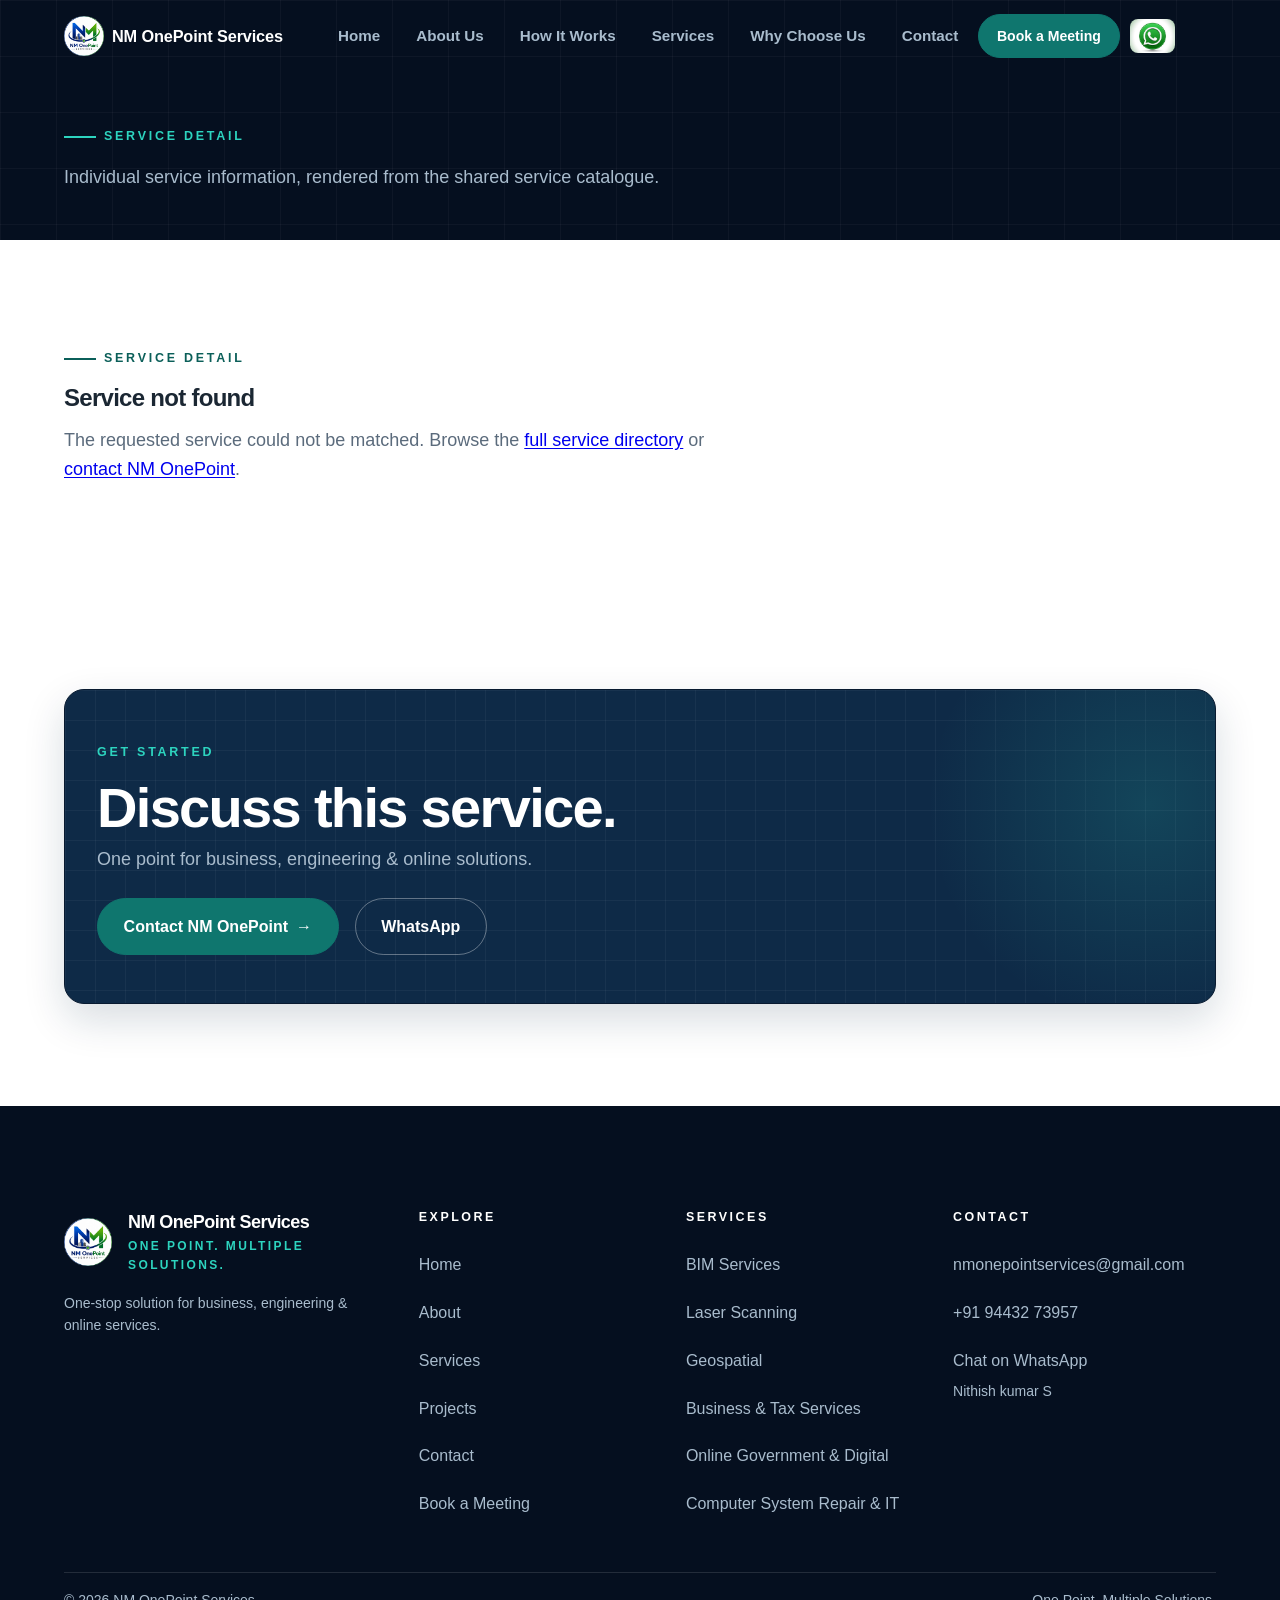
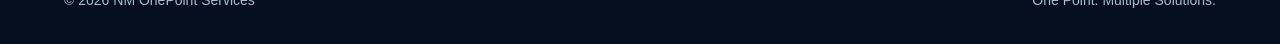
<file: service.html>
<!DOCTYPE html>
<html lang="en">
<head>
    <meta charset="UTF-8">
    <meta name="viewport" content="width=device-width, initial-scale=1.0">
    <meta name="description" content="NM OnePoint service detail — category, scope context and discussion channels for an individual service.">
    <title>Service Detail | NM OnePoint Services</title>

    <meta property="og:type" content="website">
    <meta property="og:title" content="Service Detail | NM OnePoint Services">
    <meta property="og:description" content="Individual NM OnePoint service detail with discussion channels. One Point. Multiple Solutions.">
    <meta property="og:image" content="assets/images/og-image.svg">
    <meta property="og:image:width" content="1200">
    <meta property="og:image:height" content="630">
    <meta property="og:image:alt" content="NM OnePoint Services — one point for business and technical solutions">
    <meta name="twitter:card" content="summary_large_image">
    <meta name="twitter:title" content="Service Detail | NM OnePoint Services">
    <meta name="twitter:description" content="Individual NM OnePoint service detail with discussion channels.">
    <meta name="twitter:image" content="assets/images/og-image.svg">
    <meta name="theme-color" content="#050f1f">

    <link rel="icon" type="image/jpeg" href="assets/logos/logo.jpg">
    <link rel="apple-touch-icon" href="assets/logos/logo.jpg">
    <link rel="manifest" href="site.webmanifest">

    <link rel="stylesheet" href="css/variables.css">
    <link rel="stylesheet" href="css/reset.css">
    <link rel="stylesheet" href="css/style.css">
    <link rel="stylesheet" href="css/components.css">
    <link rel="stylesheet" href="css/responsive.css">
</head>
<body>

    <a class="skip-link" href="#main-content">Skip to main content</a>

    <div data-component="header">
        <noscript>
            <header class="site-header is-scrolled">
                <div class="container site-header-inner">
                    <a class="site-brand" href="index.html">NM OnePoint Services</a>
                    <nav class="site-nav" aria-label="Primary">
                        <ul>
                            <li><a href="index.html">Home</a></li>
                            <li><a href="about.html">About Us</a></li>
                            <li><a href="index.html#process-title">How It Works</a></li>
                            <li><a href="services.html" aria-current="page">Services</a></li>
                            <li><a href="index.html#why-title">Why Choose Us</a></li>
                            <li><a href="contact.html">Contact</a></li>
                            <li><a href="contact.html">Book a Meeting</a></li>
                            <li><a href="https://wa.me/919443273957" rel="noopener">WhatsApp</a></li>
                        </ul>
                    </nav>
                </div>
            </header>
        </noscript>
    </div>

    <main id="main-content" class="site-main">
        <section class="page-hero" aria-labelledby="detail-hero-kicker">
            <div class="container">
                <p class="eyebrow eyebrow-light" id="detail-hero-kicker">Service detail</p>
                <p class="page-lead">Individual service information, rendered from the shared service catalogue.</p>
            </div>
        </section>

        <section class="section" aria-label="Service information">
            <div class="container">
                <div class="service-detail" data-service-detail>
                    <p class="eyebrow">Service detail</p>
                    <h1>Service detail</h1>
                    <p class="section-lead">Service information appears here. If nothing loads, browse the <a href="services.html">full service directory</a>.</p>
                </div>
            </div>
        </section>

        <section class="section" aria-labelledby="cta-title">
            <div class="container">
                <div class="cta-band" data-reveal="scale">
                    <p class="cta-kicker">Get started</p>
                    <h2 class="cta-title" id="cta-title">Discuss this service.</h2>
                    <p class="section-lead">One point for business, engineering &amp; online solutions.</p>
                    <div class="cta-actions">
                        <a class="btn btn-primary" href="contact.html">Contact NM OnePoint <span class="btn-arrow" aria-hidden="true">&rarr;</span></a>
                        <a class="btn btn-secondary" href="https://wa.me/919443273957" rel="noopener">WhatsApp</a>
                    </div>
                </div>
            </div>
        </section>
    </main>

    <div data-component="footer">
        <noscript>
            <footer class="site-footer">
                <div class="container">
                    <p>&copy; 2026 NM OnePoint Services</p>
                </div>
            </footer>
        </noscript>
    </div>

    <script src="js/navigation.js" defer></script>
    <script src="js/animations.js" defer></script>
    <script src="js/forms.js" defer></script>
    <script src="js/main.js" defer></script>
</body>
</html>
</file>
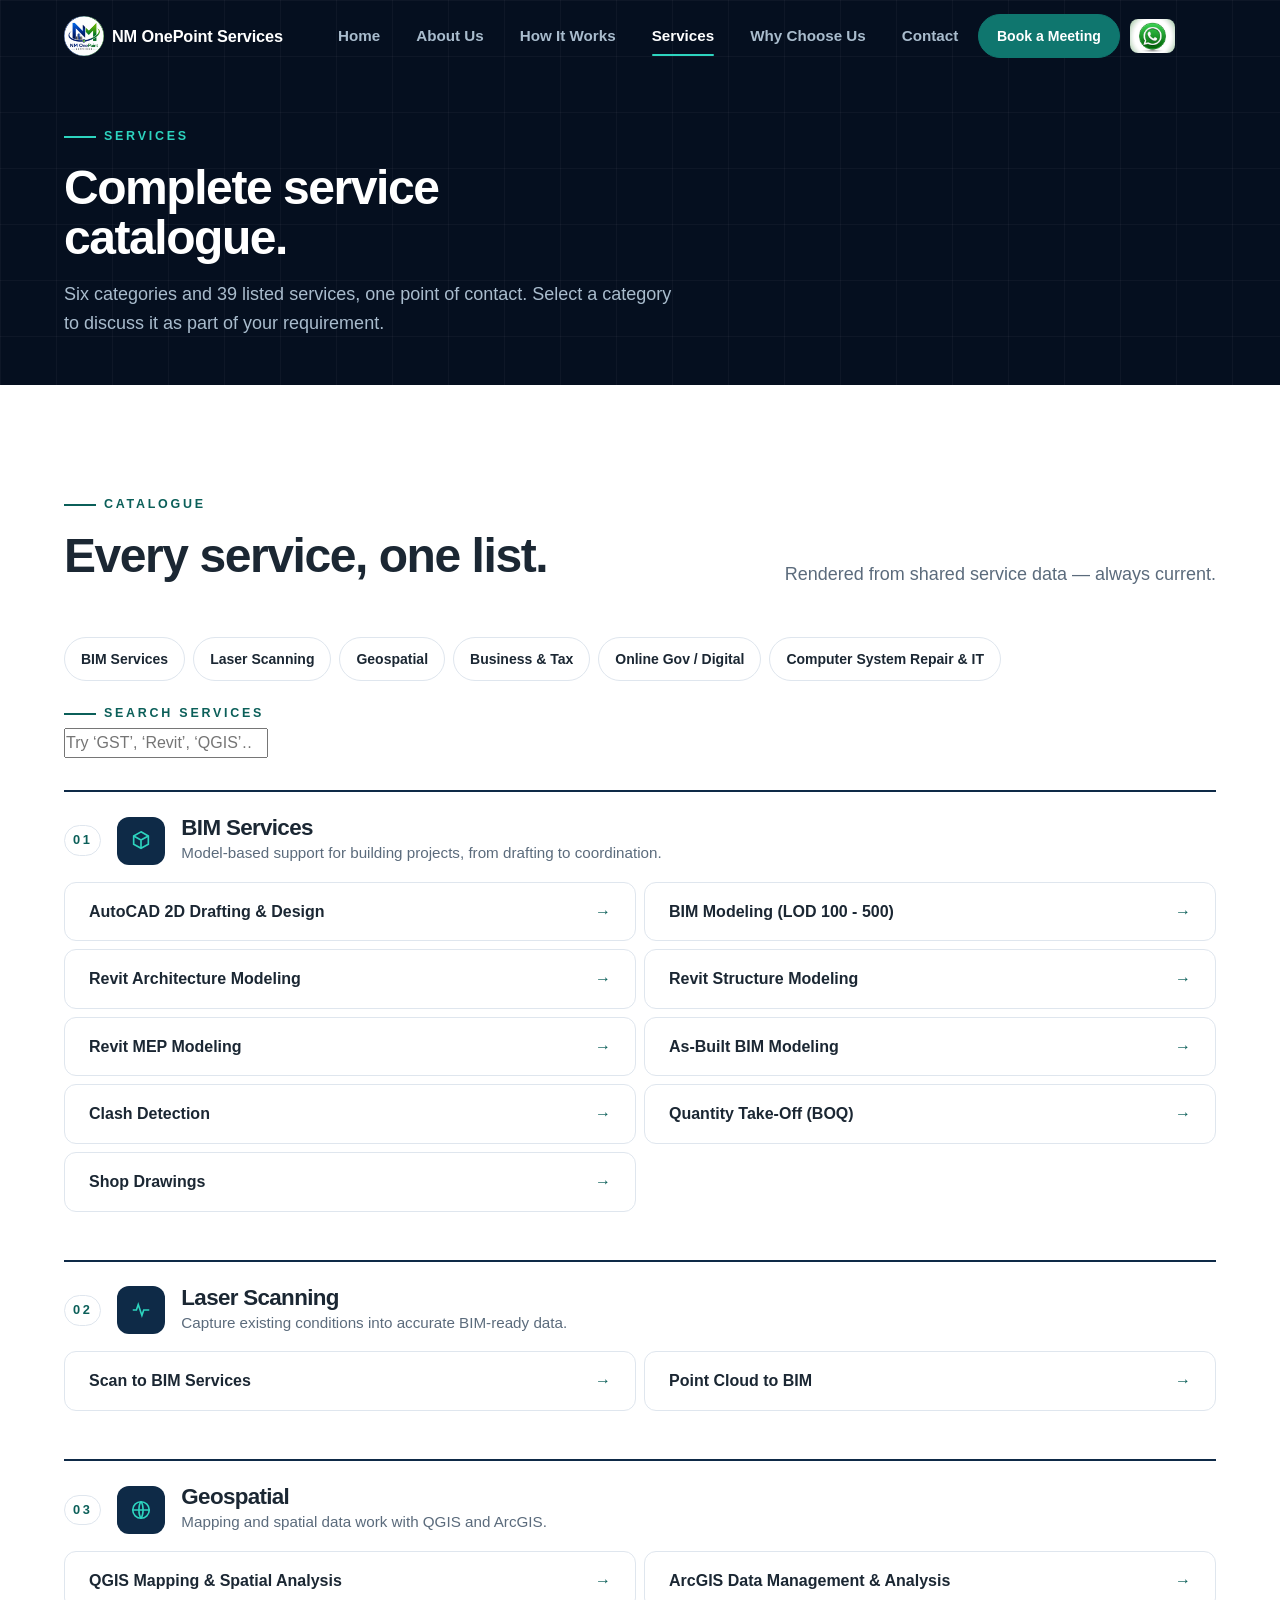
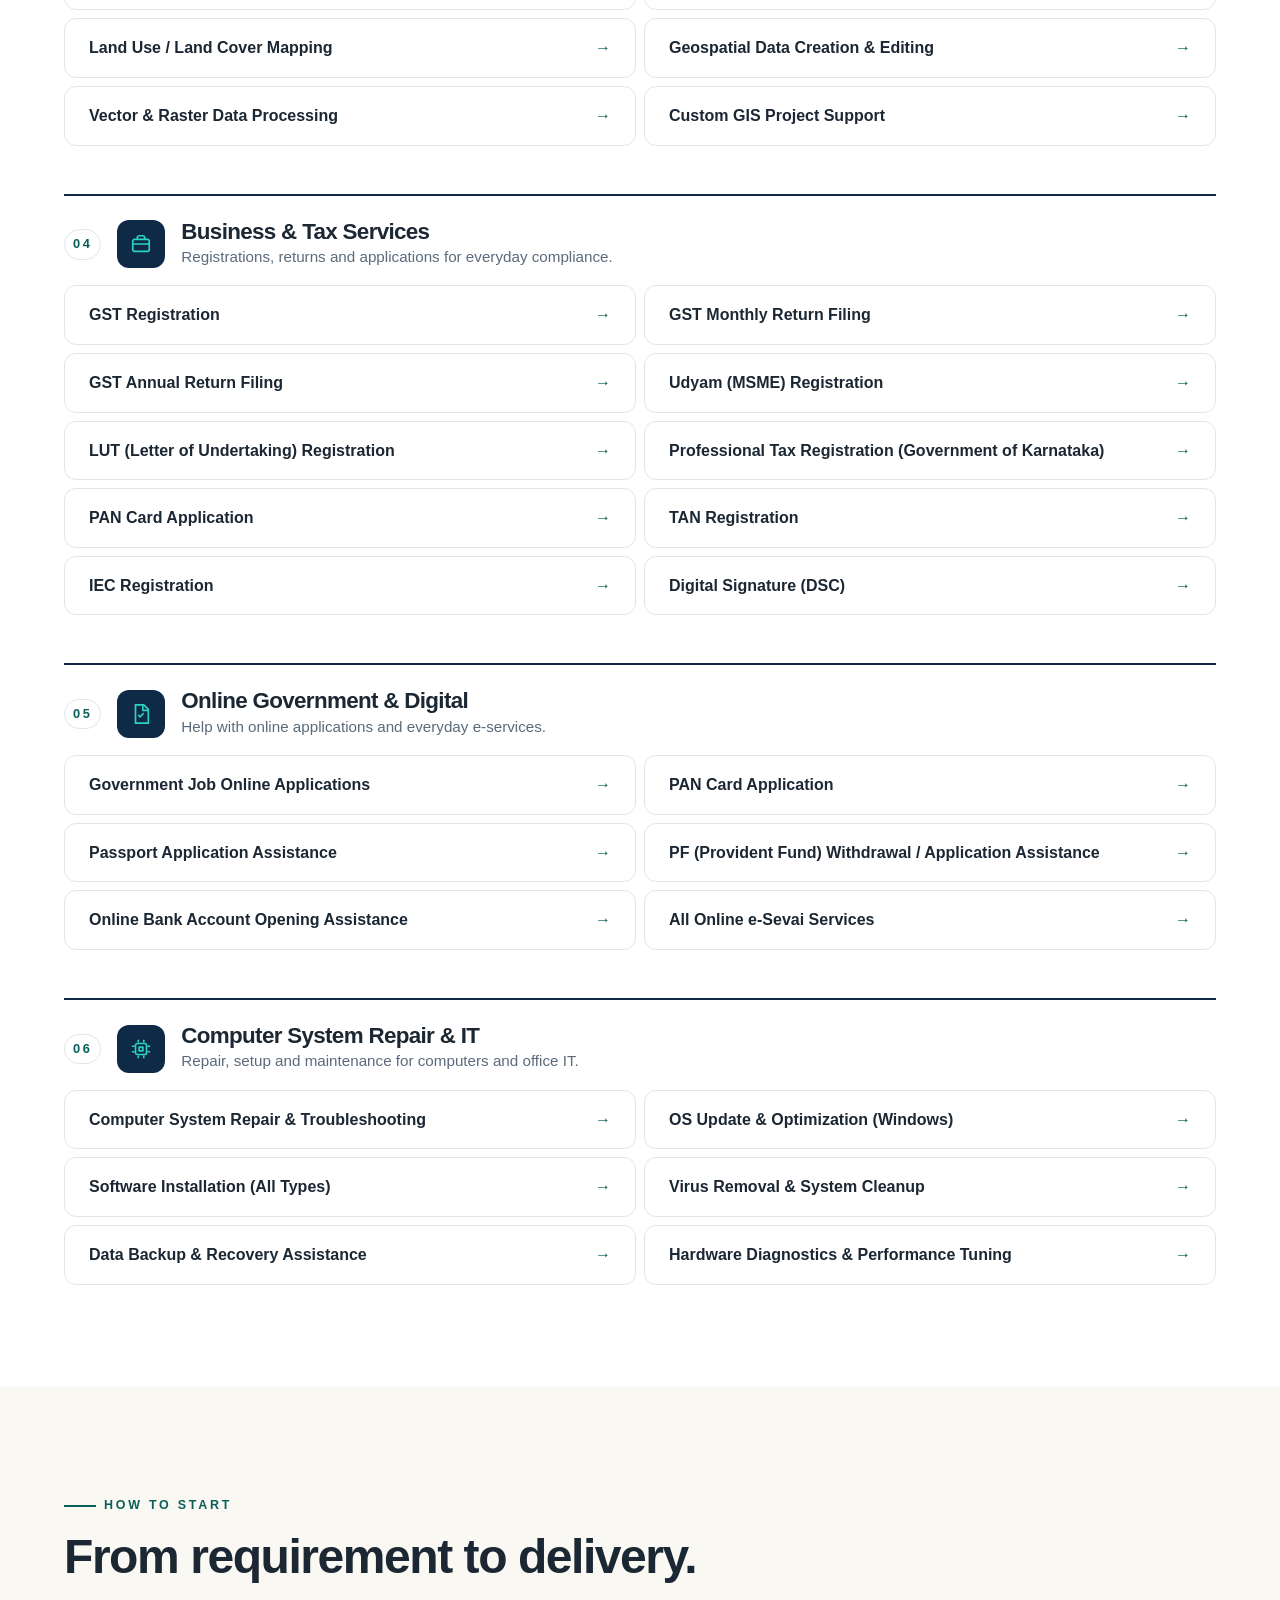
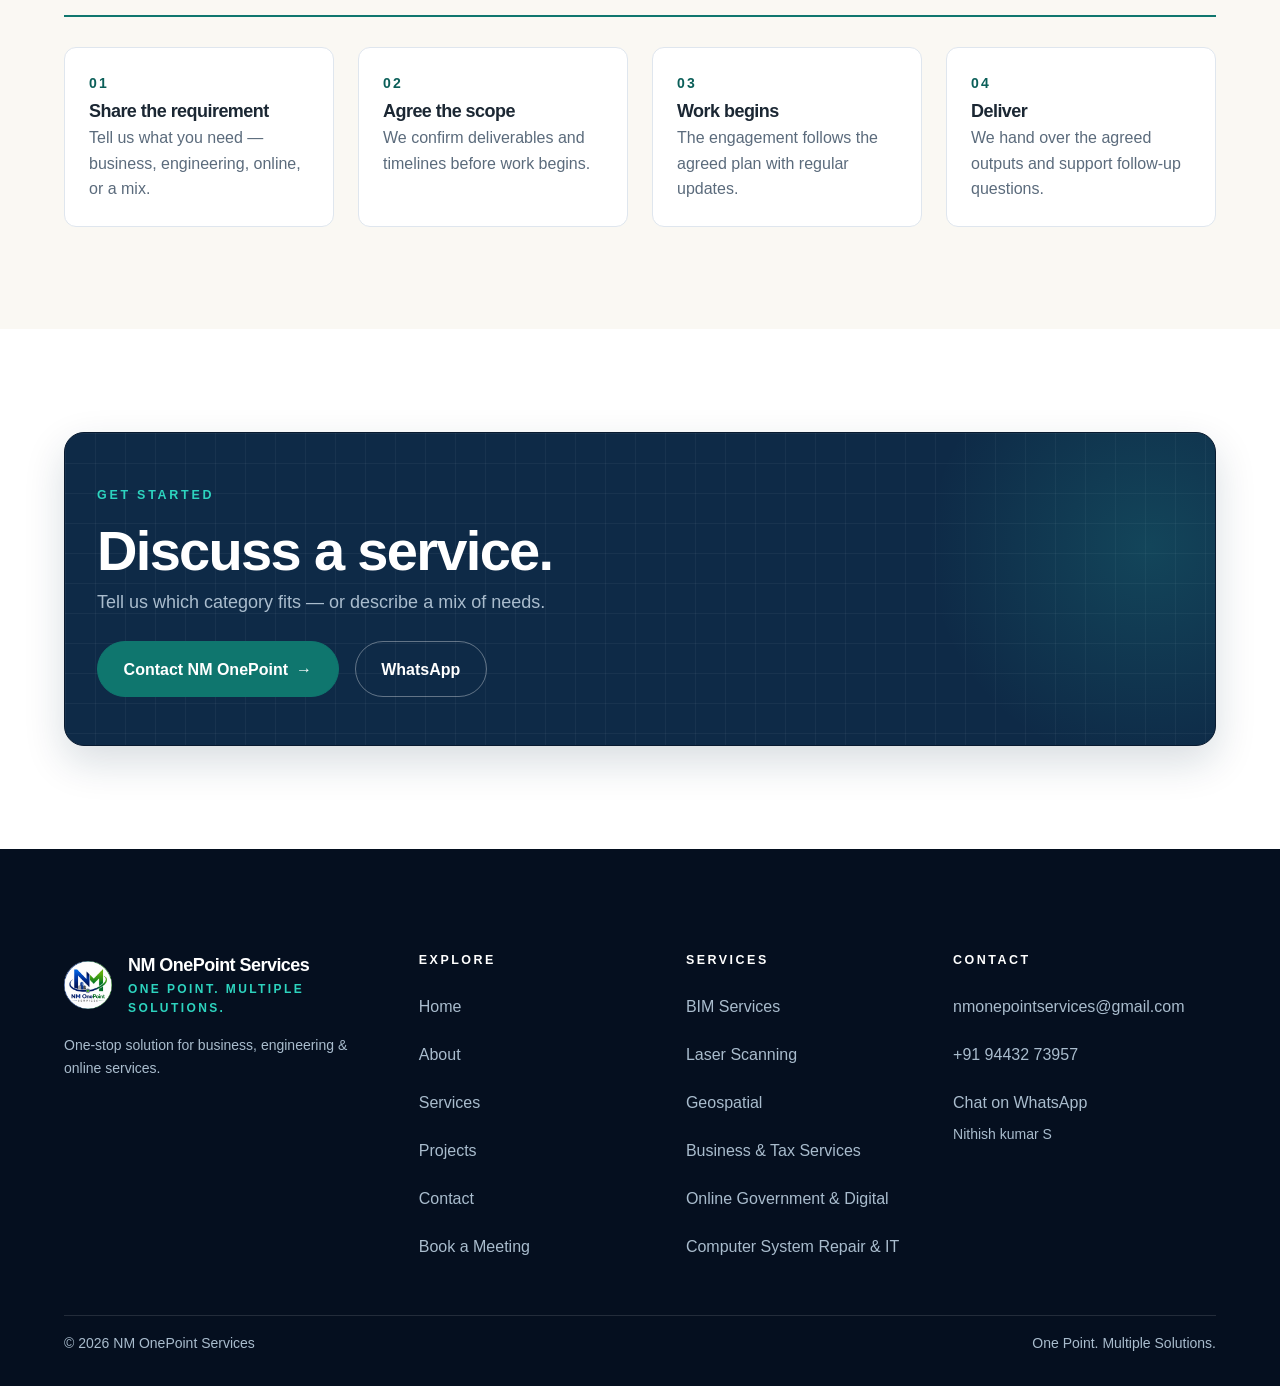
<file: services.html>
<!DOCTYPE html>
<html lang="en">
<head>
    <meta charset="UTF-8">
    <meta name="viewport" content="width=device-width, initial-scale=1.0">
    <meta name="description" content="All 39 NM OnePoint services across six categories: BIM, laser scanning, geospatial, business & tax, online government services, and computer repair & IT.">
    <title>Services | NM OnePoint Services</title>

    <meta property="og:type" content="website">
    <meta property="og:title" content="Services | NM OnePoint Services">
    <meta property="og:description" content="39 services across six categories: BIM, laser scanning, geospatial, business & tax, online government services, and computer repair & IT.">
    <meta property="og:image" content="assets/images/og-image.svg">
    <meta property="og:image:width" content="1200">
    <meta property="og:image:height" content="630">
    <meta property="og:image:alt" content="NM OnePoint Services — one point for business and technical solutions">
    <meta name="twitter:card" content="summary_large_image">
    <meta name="twitter:title" content="Services | NM OnePoint Services">
    <meta name="twitter:description" content="39 services across six categories: BIM, laser scanning, geospatial, business & tax, online government services, and computer repair & IT.">
    <meta name="twitter:image" content="assets/images/og-image.svg">
    <meta name="theme-color" content="#050f1f">

    <link rel="icon" type="image/jpeg" href="assets/logos/logo.jpg">
    <link rel="apple-touch-icon" href="assets/logos/logo.jpg">
    <link rel="manifest" href="site.webmanifest">

    <link rel="stylesheet" href="css/variables.css">
    <link rel="stylesheet" href="css/reset.css">
    <link rel="stylesheet" href="css/style.css">
    <link rel="stylesheet" href="css/components.css">
    <link rel="stylesheet" href="css/responsive.css">
</head>
<body>

    <a class="skip-link" href="#main-content">Skip to main content</a>

    <div data-component="header">
        <noscript>
            <header class="site-header is-scrolled">
                <div class="container site-header-inner">
                    <a class="site-brand" href="index.html">NM OnePoint Services</a>
                    <nav class="site-nav" aria-label="Primary">
                        <ul>
                            <li><a href="index.html">Home</a></li>
                            <li><a href="about.html">About Us</a></li>
                            <li><a href="index.html#process-title">How It Works</a></li>
                            <li><a href="services.html" aria-current="page">Services</a></li>
                            <li><a href="index.html#why-title">Why Choose Us</a></li>
                            <li><a href="contact.html">Contact</a></li>
                            <li><a href="contact.html">Book a Meeting</a></li>
                            <li><a href="https://wa.me/919443273957" rel="noopener">WhatsApp</a></li>
                        </ul>
                    </nav>
                </div>
            </header>
        </noscript>
    </div>

    <main id="main-content" class="site-main">
        <section class="page-hero" aria-labelledby="page-title">
            <div class="container">
                <p class="eyebrow eyebrow-light" data-reveal="fade">Services</p>
                <h1 id="page-title" data-reveal="up">Complete service catalogue.</h1>
                <p class="page-lead" data-reveal="up" data-delay="100">Six categories and 39 listed services, one point of contact. Select a category to discuss it as part of your requirement.</p>
            </div>
        </section>

        <section class="section" aria-labelledby="services-title">
            <div class="container">
                <div class="section-head split">
                    <div>
                        <p class="eyebrow" data-reveal="fade">Catalogue</p>
                        <h2 class="section-title" id="services-title" data-reveal="up">Every service, one list.</h2>
                    </div>
                    <p class="section-lead" data-reveal="up" data-delay="100">Rendered from shared service data — always current.</p>
                </div>
                <div class="dir-toolbar" data-reveal="fade">
                    <div class="dir-filter-row" role="group" aria-label="Jump to a category">
                        <a class="filter-chip" href="#cat-bim-services">BIM Services</a>
                        <a class="filter-chip" href="#cat-laser-scanning">Laser Scanning</a>
                        <a class="filter-chip" href="#cat-geospatial">Geospatial</a>
                        <a class="filter-chip" href="#cat-business-tax">Business &amp; Tax</a>
                        <a class="filter-chip" href="#cat-online-government">Online Gov / Digital</a>
                        <a class="filter-chip" href="#cat-computer-repair">Computer System Repair &amp; IT</a>
                    </div>
                    <div class="dir-search">
                        <label class="eyebrow" for="service-search" style="margin-bottom: var(--space-xs)">Search services</label>
                        <input type="search" id="service-search" name="service-search" data-service-search placeholder="Try &lsquo;GST&rsquo;, &lsquo;Revit&rsquo;, &lsquo;QGIS&rsquo;&hellip;" autocomplete="off">
                    </div>
                </div>
                <div class="dir-cats" data-service-directory>
                    <article class="card" data-reveal>
                        <h3>Services</h3>
                        <p>Service details are listed here once loaded. See <a href="contact.html">Contact</a> to discuss a requirement.</p>
                    </article>
                </div>
                <p class="dir-empty" data-directory-empty hidden>No services match your search. Try a different term or <a href="contact.html">ask us directly</a>.</p>
            </div>
        </section>

        <section class="section story" aria-labelledby="start-title">
            <div class="container">
                <p class="eyebrow" data-reveal="fade">How to start</p>
                <h2 class="section-title" id="start-title" data-reveal="up">From requirement to delivery.</h2>
                <div class="process" data-reveal="fade">
                    <div class="process-line" aria-hidden="true"><div class="process-fill"></div></div>
                    <div class="process-grid">
                        <article class="step" data-reveal="up">
                            <span class="step-number">01</span>
                            <h3>Share the requirement</h3>
                            <p>Tell us what you need — business, engineering, online, or a mix.</p>
                        </article>
                        <article class="step" data-reveal="up" data-delay="100">
                            <span class="step-number">02</span>
                            <h3>Agree the scope</h3>
                            <p>We confirm deliverables and timelines before work begins.</p>
                        </article>
                        <article class="step" data-reveal="up" data-delay="200">
                            <span class="step-number">03</span>
                            <h3>Work begins</h3>
                            <p>The engagement follows the agreed plan with regular updates.</p>
                        </article>
                        <article class="step" data-reveal="up" data-delay="300">
                            <span class="step-number">04</span>
                            <h3>Deliver</h3>
                            <p>We hand over the agreed outputs and support follow-up questions.</p>
                        </article>
                    </div>
                </div>
            </div>
        </section>

        <section class="section" aria-labelledby="cta-title">
            <div class="container">
                <div class="cta-band" data-reveal="scale">
                    <p class="cta-kicker">Get started</p>
                    <h2 class="cta-title" id="cta-title">Discuss a service.</h2>
                    <p class="section-lead">Tell us which category fits — or describe a mix of needs.</p>
                    <div class="cta-actions">
                        <a class="btn btn-primary" href="contact.html">Contact NM OnePoint <span class="btn-arrow" aria-hidden="true">&rarr;</span></a>
                        <a class="btn btn-secondary" href="https://wa.me/919443273957" rel="noopener">WhatsApp</a>
                    </div>
                </div>
            </div>
        </section>
    </main>

    <div data-component="footer">
        <noscript>
            <footer class="site-footer">
                <div class="container">
                    <p>&copy; 2026 NM OnePoint Services</p>
                </div>
            </footer>
        </noscript>
    </div>

    <script src="js/navigation.js" defer></script>
    <script src="js/animations.js" defer></script>
    <script src="js/forms.js" defer></script>
    <script src="js/main.js" defer></script>
</body>
</html>
</file>
<file: css/variables.css>
﻿:root {
    /* NM OnePoint 2026 Hybrid — brand core (compatible with verified identity) */
    --color-primary: #0e2a47;
    --color-navy: #0e2a47;
    --color-navy-deep: #081a30;
    --color-abyss: #050f1f;
    --color-ink: #15202c;
    --color-background: #ffffff;
    --color-surface: #f4f6f9;
    --color-cream: #faf8f3;
    --color-text: #1b2733;
    --color-muted: #5b6b7c;
    --color-border: #dfe6ee;
    --color-line-dark: rgba(255, 255, 255, 0.12);
    --color-accent: #0f766e;
    --color-accent-ink: #0b5f59;
    --color-mint: #2dd4bf;
    --color-mint-soft: rgba(45, 212, 191, 0.14);
    --color-leaf: #2e9e4f;
    --color-focus: #2563eb;

    /* Dark-section text */
    --color-dark-text: #e9eff6;
    --color-dark-muted: #a9bccd;

    /* Typography — system stack, editorial scale */
    --font-sans: -apple-system, BlinkMacSystemFont, "Segoe UI", Roboto, Arial, Helvetica, sans-serif;
    --font-size-sm: 0.875rem;
    --font-size-base: 1rem;
    --font-size-lg: 1.125rem;
    --font-size-xl: 1.5rem;
    --font-size-xxl: 2rem;
    --font-size-hero: clamp(2.75rem, 7vw + 1rem, 5.5rem);
    --font-size-display: clamp(2.5rem, 8vw, 6rem);
    --font-size-section: clamp(1.9rem, 3.5vw + 0.75rem, 3rem);
    --line-height-base: 1.6;
    --line-height-heading: 1.05;
    --font-weight-normal: 400;
    --font-weight-semibold: 600;
    --font-weight-bold: 700;
    --font-weight-black: 800;
    --letter-tight: -0.03em;

    /* Spacing scale */
    --space-xs: 0.25rem;
    --space-sm: 0.5rem;
    --space-md: 1rem;
    --space-lg: 1.5rem;
    --space-xl: 2rem;
    --space-xxl: 3rem;
    --space-xxxl: 4rem;
    --space-mega: clamp(4rem, 8vw, 8rem);

    /* Radius — restrained */
    --radius-sm: 6px;
    --radius-md: 12px;
    --radius-lg: 20px;
    --radius-pill: 999px;

    /* Shadows — subtle */
    --shadow-sm: 0 1px 2px rgba(14, 42, 71, 0.08);
    --shadow-md: 0 6px 18px rgba(14, 42, 71, 0.1);
    --shadow-lg: 0 16px 40px rgba(14, 42, 71, 0.16);

    /* Containers */
    --container-max: 1200px;
    --container-padding: 1.25rem;

    /* Motion */
    --transition-fast: 150ms ease;
    --transition-base: 250ms ease;
    --ease-out: cubic-bezier(0.22, 0.9, 0.28, 1);
    --reveal-duration: 700ms;
    --reveal-distance: 26px;

    /* Header */
    --header-height: 4.5rem;

    /* Z-index */
    --z-skip: 1000;
    --z-header: 100;
    --z-nav: 200;
}
</file>
<file: css/style.css>
body {
    font-family: var(--font-sans);
    font-size: var(--font-size-base);
    line-height: var(--line-height-base);
    background: var(--color-background);
    color: var(--color-text);
    overflow-x: clip;
}

body.menu-open {
    overflow: hidden;
}

main {
    display: block;
}

h1,
h2,
h3 {
    line-height: var(--line-height-heading);
    letter-spacing: var(--letter-tight);
    margin-bottom: var(--space-md);
    text-wrap: balance;
}

p {
    margin-bottom: var(--space-md);
    max-width: 65ch;
}

::selection {
    background: var(--color-accent);
    color: #ffffff;
}

.container {
    width: 100%;
    max-width: var(--container-max);
    margin-left: auto;
    margin-right: auto;
    padding-left: var(--container-padding);
    padding-right: var(--container-padding);
}

.site-main {
    padding-top: 0;
    padding-bottom: 0;
}

/* Section shells — light / dark rhythm */

.section {
    padding-top: var(--space-mega);
    padding-bottom: var(--space-mega);
}

.section-dark {
    background: var(--color-abyss);
    color: var(--color-dark-text);
}

.section-dark .section-title {
    color: #ffffff;
}

.section-dark .section-lead {
    color: var(--color-dark-muted);
}

.section-title {
    font-size: var(--font-size-section);
    font-weight: var(--font-weight-black);
    margin-bottom: var(--space-sm);
}

.section-lead {
    color: var(--color-muted);
    font-size: var(--font-size-lg);
    margin-bottom: 0;
}

.section-head {
    max-width: 780px;
    margin-bottom: var(--space-xxl);
}

.section-head.split {
    display: flex;
    flex-wrap: wrap;
    align-items: end;
    justify-content: space-between;
    gap: var(--space-md);
    max-width: none;
}

.eyebrow {
    display: inline-flex;
    align-items: center;
    gap: var(--space-sm);
    font-size: 0.78rem;
    font-weight: var(--font-weight-bold);
    letter-spacing: 0.22em;
    text-transform: uppercase;
    color: var(--color-accent-ink);
    margin-bottom: var(--space-md);
}

.eyebrow::before {
    content: "";
    width: 2rem;
    height: 2px;
    background: currentColor;
    flex: none;
}

.eyebrow-light {
    color: var(--color-mint);
}

.skip-link {
    position: absolute;
    left: var(--space-md);
    top: -100px;
    z-index: var(--z-skip);
    background: var(--color-primary);
    color: var(--color-background);
    padding: var(--space-sm) var(--space-md);
    border-radius: var(--radius-sm);
    text-decoration: none;
    transition: top var(--transition-fast);
}

.skip-link:focus {
    top: var(--space-sm);
}

/* Anchored headings clear the fixed header */

[id] {
    scroll-margin-top: calc(var(--header-height) + 1rem);
}

:focus-visible {
    outline: 3px solid var(--color-focus);
    outline-offset: 2px;
}
</file>
<file: css/components.css>
/* NM OnePoint 2026 Hybrid — component system */

/* ---------- Buttons ---------- */

.btn {
    display: inline-flex;
    align-items: center;
    gap: var(--space-sm);
    padding: 0.9rem 1.6rem;
    border: 1px solid var(--color-primary);
    border-radius: var(--radius-pill);
    background: transparent;
    color: var(--color-text);
    font-weight: var(--font-weight-semibold);
    font-size: var(--font-size-base);
    text-decoration: none;
    cursor: pointer;
    white-space: nowrap;
    transition: background var(--transition-base), color var(--transition-base),
        border-color var(--transition-base), transform var(--transition-base);
}

.btn .btn-arrow {
    transition: transform var(--transition-base);
}

.btn:hover .btn-arrow {
    transform: translateX(4px);
}

.btn-primary {
    background: var(--color-accent);
    border-color: var(--color-accent);
    color: #ffffff;
}

.btn-primary:hover {
    background: var(--color-accent-ink);
    border-color: var(--color-accent-ink);
    transform: translateY(-1px);
}

.btn-secondary {
    border-color: rgba(255, 255, 255, 0.35);
    background: transparent;
    color: #ffffff;
}

.btn-secondary:hover {
    border-color: #ffffff;
    background: rgba(255, 255, 255, 0.08);
}

.btn-light {
    background: #ffffff;
    border-color: #ffffff;
    color: var(--color-primary);
}

.btn-light:hover {
    background: var(--color-surface);
    border-color: var(--color-surface);
}

.btn-small {
    padding: 0.6rem 1.15rem;
    font-size: var(--font-size-sm);
}

.btn-dark {
    background: var(--color-primary);
    border-color: var(--color-primary);
    color: #ffffff;
}

.btn-dark:hover {
    background: var(--color-navy-deep);
    border-color: var(--color-navy-deep);
}

/* ---------- Header ---------- */

.site-header {
    position: fixed;
    top: 0;
    left: 0;
    right: 0;
    z-index: var(--z-header);
    border-bottom: 1px solid transparent;
    background: transparent;
    transition: background var(--transition-base), border-color var(--transition-base),
        backdrop-filter var(--transition-base);
}

.site-header.is-scrolled {
    background: rgba(5, 15, 31, 0.86);
    -webkit-backdrop-filter: blur(14px);
    backdrop-filter: blur(14px);
    border-bottom-color: var(--color-line-dark);
}

.site-header-inner {
    display: flex;
    align-items: center;
    justify-content: space-between;
    gap: var(--space-md);
    height: var(--header-height);
}

.site-brand {
    display: inline-flex;
    align-items: center;
    gap: var(--space-sm);
    font-weight: var(--font-weight-bold);
    text-decoration: none;
    color: #ffffff;
    font-size: 1.02rem;
    white-space: nowrap;
}

.site-brand-logo {
    width: 2.5rem;
    height: 2.5rem;
    flex: none;
    border-radius: 50%;
    background: #ffffff;
    object-fit: cover;
    transition: transform var(--transition-base);
    animation: brand-mark-in 700ms var(--ease-out) backwards, brand-sheen 1.5s ease-in-out 200ms backwards;
}

@keyframes brand-sheen {
    from {
        filter: brightness(1);
    }
    35% {
        filter: brightness(1.22);
    }
    to {
        filter: brightness(1);
    }
}

.site-brand:hover .site-brand-logo {
    transform: rotate(-6deg) scale(1.04);
}

.site-brand-text {
    font-weight: var(--font-weight-bold);
    letter-spacing: -0.01em;
    animation: brand-text-in 750ms var(--ease-out) backwards;
}

/* One-time brand entrance: mark settles while the wordmark glides in.
   Transform/opacity only — no layout shift, runs once, then stable. */

@keyframes brand-mark-in {
    from {
        opacity: 0;
        transform: scale(0.94);
    }
    to {
        opacity: 1;
        transform: scale(1);
    }
}

@keyframes brand-text-in {
    from {
        opacity: 0;
        transform: translateX(10px);
    }
    to {
        opacity: 1;
        transform: none;
    }
}

.site-nav ul {
    display: flex;
    align-items: center;
    gap: var(--space-xs);
    list-style: none;
}

.site-nav a {
    position: relative;
    color: var(--color-dark-muted);
    text-decoration: none;
    font-size: 0.95rem;
    font-weight: var(--font-weight-semibold);
    padding: var(--space-sm) var(--space-md);
    transition: color var(--transition-fast);
}

.site-nav a::after {
    content: "";
    position: absolute;
    left: var(--space-md);
    right: var(--space-md);
    bottom: 2px;
    height: 2px;
    border-radius: 2px;
    background: var(--color-mint);
    transform: scaleX(0);
    transform-origin: left;
    transition: transform var(--transition-base);
}

.site-nav a:hover {
    color: #ffffff;
}

.site-nav a:hover::after,
.site-nav a[aria-current="page"]::after {
    transform: scaleX(1);
}

.site-nav a[aria-current="page"] {
    color: #ffffff;
}

.header-actions {
    display: flex;
    align-items: center;
    gap: var(--space-sm);
}

.nav-toggle {
    display: none;
    border: 1px solid var(--color-line-dark);
    border-radius: var(--radius-sm);
    background: transparent;
    color: #ffffff;
    padding: var(--space-xs) var(--space-md);
    min-height: 44px;
    cursor: pointer;
    font: inherit;
    font-weight: var(--font-weight-semibold);
}

/* ---------- Hero ---------- */

.hero {
    position: relative;
    overflow: hidden;
    background: var(--color-abyss);
    color: var(--color-dark-text);
    padding-top: calc(var(--header-height) + var(--space-mega));
    padding-bottom: var(--space-mega);
    background-image:
        linear-gradient(rgba(255, 255, 255, 0.035) 1px, transparent 1px),
        linear-gradient(90deg, rgba(255, 255, 255, 0.035) 1px, transparent 1px);
    background-size: 56px 56px;
}

.hero::after {
    content: "";
    position: absolute;
    top: -30%;
    right: -10%;
    width: 60vw;
    height: 60vw;
    max-width: 720px;
    max-height: 720px;
    background: radial-gradient(circle, rgba(45, 212, 191, 0.13) 0%, transparent 65%);
    pointer-events: none;
}

.hero-grid {
    position: relative;
    z-index: 1;
    display: grid;
    grid-template-columns: 1fr;
    gap: var(--space-xxl);
    align-items: center;
}

.hero-eyebrow {
    display: inline-flex;
    align-items: center;
    gap: var(--space-sm);
    font-size: 0.78rem;
    font-weight: var(--font-weight-bold);
    letter-spacing: 0.24em;
    text-transform: uppercase;
    color: var(--color-mint);
    border: 1px solid rgba(45, 212, 191, 0.35);
    border-radius: var(--radius-pill);
    padding: var(--space-xs) var(--space-md);
    margin-bottom: var(--space-lg);
}

.hero-title {
    font-size: var(--font-size-hero);
    font-weight: var(--font-weight-black);
    color: #ffffff;
    margin-bottom: var(--space-md);
}

.hero-title .accent {
    color: var(--color-mint);
}

.hero-lead {
    font-size: var(--font-size-lg);
    color: var(--color-dark-muted);
    max-width: 56ch;
    margin-bottom: var(--space-xl);
}

.hero-actions {
    display: flex;
    flex-wrap: wrap;
    gap: var(--space-md);
    margin-bottom: var(--space-xl);
}

.hero-meta {
    display: flex;
    flex-wrap: wrap;
    gap: var(--space-lg);
    font-size: var(--font-size-sm);
    color: var(--color-dark-muted);
}

.hero-meta strong {
    display: block;
    font-size: var(--font-size-xl);
    color: #ffffff;
    letter-spacing: var(--letter-tight);
}

.hero-visual {
    margin: 0;
    min-width: 0;
}

.tech-stage {
    position: relative;
    overflow: hidden;
    border: 1px solid var(--color-line-dark);
    border-radius: var(--radius-lg);
    background: linear-gradient(160deg, rgba(14, 42, 71, 0.9), rgba(5, 15, 31, 0.95));
    padding: var(--space-lg);
    box-shadow: var(--shadow-lg);
    background-image:
        linear-gradient(rgba(255, 255, 255, 0.05) 1px, transparent 1px),
        linear-gradient(90deg, rgba(255, 255, 255, 0.05) 1px, transparent 1px);
    background-size: 28px 28px;
}

.tech-art {
    display: block;
    width: 100%;
    height: auto;
}

.tech-scan {
    position: absolute;
    left: 0;
    right: 0;
    top: -20%;
    height: 20%;
    background: linear-gradient(transparent, rgba(45, 212, 191, 0.16), transparent);
    animation: tech-scan 7s ease-in-out infinite;
    pointer-events: none;
}

.tech-node {
    transform-box: fill-box;
    transform-origin: center;
    animation: node-pulse 3.4s ease-in-out infinite;
}

.tech-drift {
    animation: drift-soft 8s ease-in-out infinite;
}

.tech-drift-slow {
    animation: drift-soft 11s ease-in-out infinite reverse;
}

.tech-float-row {
    position: relative;
    display: flex;
    flex-wrap: wrap;
    gap: var(--space-sm);
    margin-top: var(--space-md);
}

.tech-float-card {
    border: 1px solid rgba(255, 255, 255, 0.2);
    border-radius: var(--radius-sm);
    padding: var(--space-xs) var(--space-sm);
    font-size: var(--font-size-sm);
    color: var(--color-dark-text);
    background: rgba(255, 255, 255, 0.04);
    animation: float-soft 6s ease-in-out infinite;
}

.tech-float-card:nth-child(2) {
    animation-delay: 1.4s;
}

.tech-float-card:nth-child(3) {
    animation-delay: 2.8s;
}

@keyframes tech-scan {
    0%, 100% { top: -20%; }
    50% { top: 110%; }
}

@keyframes node-pulse {
    0%, 100% { opacity: 0.3; transform: scale(1); }
    50% { opacity: 1; transform: scale(1.4); }
}

@keyframes drift-soft {
    0%, 100% { transform: translate(0, 0); }
    50% { transform: translate(6px, -8px); }
}

@keyframes float-soft {
    0%, 100% { transform: translateY(0); }
    50% { transform: translateY(-5px); }
}

/* ---------- Capability ticker ---------- */

.ticker {
    overflow: hidden;
    background: var(--color-cream);
    border-bottom: 1px solid var(--color-border);
    padding-top: var(--space-md);
    padding-bottom: var(--space-md);
}

.ticker-track {
    display: flex;
    width: max-content;
    list-style: none;
    margin: 0;
    padding: 0;
    animation: ticker-scroll 32s linear infinite;
}

.ticker-track li {
    display: inline-flex;
    align-items: center;
    gap: var(--space-md);
    padding-right: var(--space-xxl);
    font-size: var(--font-size-sm);
    font-weight: var(--font-weight-bold);
    letter-spacing: 0.18em;
    text-transform: uppercase;
    color: var(--color-primary);
    white-space: nowrap;
}

.ticker-track li::before {
    content: "";
    width: 0.55rem;
    height: 0.55rem;
    border-radius: var(--radius-pill);
    background: var(--color-accent);
    flex: none;
}

@keyframes ticker-scroll {
    from { transform: translateX(0); }
    to { transform: translateX(-50%); }
}

/* ---------- Bento services ---------- */

.bento {
    display: grid;
    grid-template-columns: 1fr;
    gap: var(--space-lg);
    margin-top: var(--space-xl);
}

.bento-card {
    position: relative;
    overflow: hidden;
    display: flex;
    flex-direction: column;
    border: 1px solid var(--color-border);
    border-radius: var(--radius-lg);
    background: var(--color-background);
    padding: var(--space-xl);
    transition: transform var(--transition-base), border-color var(--transition-base),
        box-shadow var(--transition-base);
}

.bento-card::after {
    content: "";
    position: absolute;
    inset: 0;
    background-image:
        linear-gradient(rgba(14, 42, 71, 0.05) 1px, transparent 1px),
        linear-gradient(90deg, rgba(14, 42, 71, 0.05) 1px, transparent 1px);
    background-size: 26px 26px;
    opacity: 0;
    transition: opacity var(--transition-base);
    pointer-events: none;
}

.bento-card:hover {
    transform: translateY(-4px);
    border-color: var(--color-accent);
    box-shadow: var(--shadow-md);
}

.bento-card:hover::after {
    opacity: 1;
}

.bento-top {
    display: flex;
    align-items: flex-start;
    justify-content: space-between;
    gap: var(--space-md);
    margin-bottom: var(--space-md);
}

.bento-num {
    font-size: 0.8rem;
    font-weight: var(--font-weight-bold);
    letter-spacing: 0.2em;
    color: var(--color-accent-ink);
    border: 1px solid var(--color-border);
    border-radius: var(--radius-pill);
    padding: var(--space-xs) var(--space-sm);
}

.bento-icon {
    display: inline-flex;
    align-items: center;
    justify-content: center;
    width: 3rem;
    height: 3rem;
    border-radius: var(--radius-md);
    background: var(--color-navy);
    color: var(--color-mint);
    transition: transform var(--transition-base), background var(--transition-base);
}

.bento-card:hover .bento-icon {
    transform: translateY(-3px) rotate(-4deg);
    background: var(--color-accent-ink);
}

.bento-icon svg {
    display: block;
}

.bento-card h3 {
    font-size: 1.35rem;
    font-weight: var(--font-weight-black);
    margin-bottom: var(--space-xs);
}

.bento-tag {
    color: var(--color-muted);
    margin-bottom: var(--space-md);
}

.bento-list {
    list-style: none;
    margin: 0 0 var(--space-md);
    padding: 0;
    display: grid;
    gap: var(--space-xs);
    font-size: 0.95rem;
    color: var(--color-text);
}

.bento-list li {
    display: flex;
    gap: var(--space-sm);
    align-items: baseline;
}

.bento-list li::before {
    content: "→";
    color: var(--color-accent-ink);
    flex: none;
    font-weight: var(--font-weight-bold);
}

.bento-more {
    font-size: var(--font-size-sm);
    color: var(--color-muted);
    margin-bottom: var(--space-md);
}

.bento-link {
    margin-top: auto;
    display: inline-flex;
    align-items: center;
    gap: var(--space-sm);
    padding: 0.5rem 0;
    font-weight: var(--font-weight-bold);
    color: var(--color-primary);
    text-decoration: none;
}

.bento-link .bento-arrow {
    display: inline-flex;
    align-items: center;
    justify-content: center;
    width: 1.9rem;
    height: 1.9rem;
    border: 1px solid var(--color-border);
    border-radius: var(--radius-pill);
    transition: background var(--transition-base), border-color var(--transition-base),
        transform var(--transition-base);
}

.bento-link:hover .bento-arrow {
    background: var(--color-primary);
    border-color: var(--color-primary);
    color: #ffffff;
    transform: translateX(4px);
}

/* Fallback card (JS-disabled service/project placeholders) */

.card-grid {
    display: grid;
    grid-template-columns: 1fr;
    gap: var(--space-lg);
    margin-top: var(--space-xl);
}

.card {
    border: 1px solid var(--color-border);
    border-radius: var(--radius-md);
    background: var(--color-background);
    padding: var(--space-lg);
}

.card h3 {
    font-size: var(--font-size-lg);
    margin-bottom: var(--space-sm);
}

.card p {
    color: var(--color-muted);
    margin-bottom: 0;
}

.card-list {
    list-style: none;
    margin: 0 0 var(--space-md);
    padding: 0;
    display: grid;
    gap: var(--space-sm);
}

/* ---------- Story: business → digital → technical ---------- */

.story {
    background: var(--color-cream);
}

.story-word {
    font-size: var(--font-size-display);
    font-weight: var(--font-weight-black);
    letter-spacing: var(--letter-tight);
    line-height: 0.95;
    color: var(--color-primary);
    margin-bottom: 0;
}

.story-word.dim {
    color: transparent;
    -webkit-text-stroke: 1.5px var(--color-primary);
}

.story-arrow {
    font-size: clamp(1.5rem, 3vw, 2.5rem);
    color: var(--color-accent);
    margin: var(--space-sm) 0;
}

.story-note {
    color: var(--color-muted);
    font-size: var(--font-size-lg);
    max-width: 60ch;
    margin-top: var(--space-xl);
    margin-bottom: 0;
}

/* ---------- Tech experience (dark) ---------- */

.tech-section {
    background: var(--color-abyss);
    color: var(--color-dark-text);
    position: relative;
    overflow: hidden;
}

.tech-grid {
    display: grid;
    grid-template-columns: 1fr;
    gap: var(--space-lg);
    margin-top: var(--space-xl);
}

.tech-panel {
    position: relative;
    overflow: hidden;
    border: 1px solid var(--color-line-dark);
    border-radius: var(--radius-lg);
    background: rgba(255, 255, 255, 0.025);
    padding: var(--space-xl);
}

.tech-panel h3 {
    color: #ffffff;
    font-size: 1.4rem;
    margin-bottom: var(--space-xs);
}

.tech-panel > p {
    color: var(--color-dark-muted);
    margin-bottom: var(--space-md);
}

.tech-panel ul {
    margin: 0 0 var(--space-md);
    padding: 0;
    list-style: none;
    display: flex;
    flex-wrap: wrap;
    gap: var(--space-sm);
}

.tech-panel ul li {
    border: 1px solid var(--color-line-dark);
    border-radius: var(--radius-pill);
    padding: var(--space-xs) var(--space-md);
    font-size: var(--font-size-sm);
    color: var(--color-dark-text);
}

.tech-figure {
    position: relative;
    overflow: hidden;
    border-radius: var(--radius-md);
    border: 1px solid var(--color-line-dark);
    margin: 0;
}

.tech-figure svg {
    display: block;
    width: 100%;
    height: auto;
}

.tech-caption {
    display: block;
    margin-top: var(--space-sm);
    font-size: var(--font-size-sm);
    color: var(--color-dark-muted);
}

.showcase-scan {
    position: absolute;
    left: 0;
    right: 0;
    top: -30%;
    height: 30%;
    background: linear-gradient(transparent, rgba(45, 212, 191, 0.2), transparent);
    animation: tech-scan 8s ease-in-out infinite;
    pointer-events: none;
}

/* ---------- Stats ---------- */

.stats-band {
    border-top: 1px solid var(--color-line-dark);
    margin-top: var(--space-xxl);
    padding-top: var(--space-xxl);
}

.stats-grid {
    display: grid;
    grid-template-columns: repeat(2, 1fr);
    gap: var(--space-xl);
}

.stat-value {
    display: block;
    font-size: clamp(2.5rem, 5vw, 4rem);
    font-weight: var(--font-weight-black);
    letter-spacing: var(--letter-tight);
    color: #ffffff;
    line-height: 1;
}

.stat-value .stat-suffix {
    color: var(--color-mint);
}

.stat-label {
    color: var(--color-dark-muted);
    font-size: var(--font-size-sm);
    letter-spacing: 0.08em;
    text-transform: uppercase;
    margin-bottom: 0;
    margin-top: var(--space-xs);
}

/* ---------- Why: numbered statements ---------- */

.why-list {
    margin-top: var(--space-xl);
    border-top: 1px solid var(--color-border);
}

.why-row {
    display: grid;
    grid-template-columns: auto 1fr;
    gap: var(--space-md) var(--space-xl);
    align-items: baseline;
    padding: var(--space-lg) 0;
    border-bottom: 1px solid var(--color-border);
}

.why-num {
    font-size: var(--font-size-sm);
    font-weight: var(--font-weight-bold);
    letter-spacing: 0.15em;
    color: var(--color-accent-ink);
}

.why-row h3 {
    font-size: clamp(1.3rem, 2.5vw, 1.9rem);
    font-weight: var(--font-weight-black);
    text-transform: uppercase;
    margin-bottom: var(--space-xs);
}

.why-row p {
    color: var(--color-muted);
    margin-bottom: 0;
    max-width: 70ch;
}

/* ---------- Projects ---------- */

.project-empty {
    border: 1px dashed var(--color-border);
    border-radius: var(--radius-lg);
    background: var(--color-surface);
    padding: var(--space-xxl) var(--space-xl);
    text-align: center;
    margin-top: var(--space-xl);
}

.project-empty-ghost {
    display: block;
    font-size: clamp(3rem, 9vw, 6rem);
    font-weight: var(--font-weight-black);
    letter-spacing: var(--letter-tight);
    color: transparent;
    -webkit-text-stroke: 1.5px var(--color-border);
    line-height: 1;
    margin-bottom: var(--space-md);
    user-select: none;
}

.project-empty h3 {
    font-size: var(--font-size-xl);
    margin-bottom: var(--space-sm);
}

.project-empty p {
    color: var(--color-muted);
    margin-left: auto;
    margin-right: auto;
}

.filter-row {
    display: flex;
    flex-wrap: wrap;
    gap: var(--space-sm);
    margin-top: var(--space-lg);
}

.filter-row[hidden] {
    display: none;
}

.filter-chip {
    border: 1px solid var(--color-border);
    border-radius: var(--radius-pill);
    background: var(--color-background);
    padding: var(--space-xs) var(--space-md);
    font: inherit;
    font-size: var(--font-size-sm);
    font-weight: var(--font-weight-semibold);
    cursor: pointer;
    min-height: 44px;
    transition: background var(--transition-base), border-color var(--transition-base),
        color var(--transition-base);
}

.filter-chip:hover {
    border-color: var(--color-primary);
}

.filter-chip[aria-pressed="true"] {
    background: var(--color-primary);
    border-color: var(--color-primary);
    color: #ffffff;
}

a.filter-chip {
    display: inline-flex;
    align-items: center;
    text-decoration: none;
    color: var(--color-text);
}

/* ---------- Process timeline ---------- */

.process {
    position: relative;
    margin-top: var(--space-xl);
}

.process-line {
    position: absolute;
    background: var(--color-border);
}

.process-fill {
    background: var(--color-accent);
    transform-origin: left;
}

.process-grid {
    display: grid;
    grid-template-columns: 1fr;
    gap: var(--space-lg);
}

.step {
    position: relative;
    border: 1px solid var(--color-border);
    border-radius: var(--radius-md);
    background: var(--color-background);
    padding: var(--space-lg);
}

.step-number {
    display: block;
    font-size: var(--font-size-sm);
    font-weight: var(--font-weight-bold);
    letter-spacing: 0.15em;
    color: var(--color-accent-ink);
    margin-bottom: var(--space-sm);
}

.step h3 {
    font-size: var(--font-size-lg);
    margin-bottom: var(--space-xs);
}

.step p {
    color: var(--color-muted);
    margin-bottom: 0;
}

/* ---------- FAQ ---------- */

.faq-list {
    margin-top: var(--space-xl);
    max-width: 860px;
    border-top: 1px solid var(--color-border);
}

.faq-item {
    border-bottom: 1px solid var(--color-border);
}

.faq-question {
    display: flex;
    align-items: center;
    justify-content: space-between;
    gap: var(--space-md);
    width: 100%;
    min-height: 64px;
    padding: var(--space-md) 0;
    background: transparent;
    border: none;
    cursor: pointer;
    font: inherit;
    font-size: clamp(1.05rem, 1.5vw + 0.8rem, 1.3rem);
    font-weight: var(--font-weight-bold);
    letter-spacing: -0.01em;
    color: var(--color-text);
    text-align: left;
    transition: color var(--transition-fast);
}

.faq-question:hover {
    color: var(--color-accent-ink);
}

.faq-marker {
    flex: none;
    display: inline-flex;
    align-items: center;
    justify-content: center;
    width: 2rem;
    height: 2rem;
    border: 1px solid var(--color-border);
    border-radius: var(--radius-pill);
    font-size: var(--font-size-lg);
    font-weight: var(--font-weight-normal);
    color: var(--color-accent-ink);
    transition: transform var(--transition-base), background var(--transition-base),
        border-color var(--transition-base);
}

.faq-question[aria-expanded="true"] .faq-marker {
    transform: rotate(45deg);
    background: var(--color-primary);
    border-color: var(--color-primary);
    color: #ffffff;
}

.faq-answer {
    padding-bottom: var(--space-lg);
}

.faq-answer[hidden] {
    display: none;
}

.faq-answer p {
    color: var(--color-muted);
    margin-bottom: 0;
    max-width: 70ch;
}

/* ---------- CTA ---------- */

.cta-band {
    position: relative;
    overflow: hidden;
    background: var(--color-navy);
    border: 1px solid var(--color-navy-deep);
    border-radius: var(--radius-lg);
    padding: var(--space-xxl) var(--space-xl);
    color: var(--color-dark-text);
    box-shadow: var(--shadow-lg);
    background-image:
        linear-gradient(rgba(255, 255, 255, 0.045) 1px, transparent 1px),
        linear-gradient(90deg, rgba(255, 255, 255, 0.045) 1px, transparent 1px);
    background-size: 30px 30px;
}

.cta-band::after {
    content: "";
    position: absolute;
    top: -40%;
    right: -15%;
    width: 480px;
    height: 480px;
    background: radial-gradient(circle, rgba(45, 212, 191, 0.16) 0%, transparent 65%);
    pointer-events: none;
}

.cta-band > * {
    position: relative;
    z-index: 1;
}

.cta-kicker {
    display: inline-flex;
    align-items: center;
    gap: var(--space-sm);
    font-size: 0.78rem;
    font-weight: var(--font-weight-bold);
    letter-spacing: 0.22em;
    text-transform: uppercase;
    color: var(--color-mint);
    margin-bottom: var(--space-md);
}

.cta-title {
    font-size: clamp(2rem, 5vw, 3.5rem);
    font-weight: var(--font-weight-black);
    color: #ffffff;
    margin-bottom: var(--space-sm);
}

.cta-band .section-lead {
    color: var(--color-dark-muted);
}

.cta-actions {
    display: flex;
    flex-wrap: wrap;
    gap: var(--space-md);
    margin-top: var(--space-lg);
}

.cta-contact-line {
    margin-top: var(--space-lg);
    margin-bottom: 0;
    font-size: var(--font-size-sm);
    color: var(--color-dark-muted);
}

.cta-contact-line a {
    color: #ffffff;
}

/* ---------- Footer ---------- */

.site-footer {
    background: var(--color-abyss);
    color: var(--color-dark-muted);
    padding-top: var(--space-mega);
    padding-bottom: var(--space-xl);
}

.footer-grid {
    display: grid;
    grid-template-columns: 1fr;
    gap: var(--space-xxl);
}

.footer-brand {
    display: flex;
    align-items: center;
    gap: var(--space-md);
    margin-bottom: var(--space-md);
}

.footer-brand img {
    width: 3rem;
    height: 3rem;
    border-radius: 50%;
    background: #ffffff;
    object-fit: cover;
    flex: none;
}

.footer-brand strong {
    display: block;
    color: #ffffff;
    font-size: var(--font-size-lg);
    letter-spacing: var(--letter-tight);
}

.footer-brand small {
    display: block;
    font-size: 0.75rem;
    letter-spacing: 0.2em;
    text-transform: uppercase;
    color: var(--color-mint);
    font-weight: var(--font-weight-bold);
}

.footer-note {
    font-size: var(--font-size-sm);
    color: var(--color-dark-muted);
    margin-bottom: var(--space-sm);
}

.footer-heading {
    font-size: 0.78rem;
    font-weight: var(--font-weight-bold);
    letter-spacing: 0.2em;
    text-transform: uppercase;
    color: #ffffff;
    margin-bottom: var(--space-md);
}

.site-footer nav ul,
.footer-contact {
    display: grid;
    gap: var(--space-sm);
    list-style: none;
    margin: 0;
    padding: 0;
}

.site-footer a {
    display: inline-block;
    padding: 0.45rem 0;
    color: var(--color-dark-muted);
    text-decoration: none;
    transition: color var(--transition-fast);
}

.site-footer a:hover {
    color: #ffffff;
    text-decoration: underline;
    text-underline-offset: 4px;
}

.footer-bottom {
    border-top: 1px solid var(--color-line-dark);
    margin-top: var(--space-xxl);
    padding-top: var(--space-md);
    display: flex;
    flex-wrap: wrap;
    gap: var(--space-sm) var(--space-xl);
    justify-content: space-between;
    font-size: var(--font-size-sm);
    color: var(--color-dark-muted);
}

.footer-bottom p {
    margin-bottom: 0;
}

/* ---------- Inner page hero ---------- */

.page-hero {
    position: relative;
    overflow: hidden;
    background: var(--color-abyss);
    color: var(--color-dark-text);
    padding-top: calc(var(--header-height) + var(--space-xxl));
    padding-bottom: var(--space-xxl);
    background-image:
        linear-gradient(rgba(255, 255, 255, 0.035) 1px, transparent 1px),
        linear-gradient(90deg, rgba(255, 255, 255, 0.035) 1px, transparent 1px);
    background-size: 56px 56px;
}

.page-hero h1 {
    color: #ffffff;
    font-size: var(--font-size-section);
    font-weight: var(--font-weight-black);
    max-width: 22ch;
}

.page-lead {
    font-size: var(--font-size-lg);
    color: var(--color-dark-muted);
    max-width: 62ch;
    margin-bottom: 0;
}

/* ---------- Contact ---------- */

.contact-grid {
    display: grid;
    grid-template-columns: 1fr;
    gap: var(--space-xxl);
    margin-top: var(--space-xl);
}

.contact-aside {
    border: 1px solid var(--color-border);
    border-radius: var(--radius-lg);
    background: var(--color-navy);
    color: var(--color-dark-text);
    padding: var(--space-xl);
    align-self: start;
    background-image:
        linear-gradient(rgba(255, 255, 255, 0.045) 1px, transparent 1px),
        linear-gradient(90deg, rgba(255, 255, 255, 0.045) 1px, transparent 1px);
    background-size: 26px 26px;
}

.contact-aside h2 {
    font-size: var(--font-size-lg);
    color: #ffffff;
}

.contact-aside p {
    color: var(--color-dark-muted);
}

.contact-aside a {
    color: #ffffff;
}

.contact-aside .card-list li {
    border-top: 1px solid var(--color-line-dark);
    padding: var(--space-sm) 0;
    color: var(--color-dark-text);
}

.contact-aside .card-list li:first-child {
    border-top: none;
}

.contact-cards {
    display: grid;
    grid-template-columns: 1fr;
    gap: var(--space-md);
    margin-top: var(--space-xl);
}

.contact-card {
    display: block;
    border: 1px solid var(--color-border);
    border-radius: var(--radius-md);
    padding: var(--space-lg);
    text-decoration: none;
    color: var(--color-text);
    transition: border-color var(--transition-base), transform var(--transition-base);
}

.contact-card:hover {
    border-color: var(--color-accent);
    transform: translateY(-2px);
}

.contact-card span {
    display: block;
    font-size: var(--font-size-sm);
    letter-spacing: 0.12em;
    text-transform: uppercase;
    font-weight: var(--font-weight-bold);
    color: var(--color-accent-ink);
    margin-bottom: var(--space-xs);
}

.contact-card strong {
    font-size: var(--font-size-lg);
    letter-spacing: var(--letter-tight);
}

/* ---------- Forms ---------- */

form label {
    display: block;
    margin-bottom: var(--space-xs);
    font-weight: var(--font-weight-bold);
}

form input,
form textarea,
form select {
    width: 100%;
    padding: 0.85rem var(--space-md);
    border: 1px solid var(--color-border);
    border-radius: var(--radius-sm);
    margin-bottom: var(--space-md);
    background: var(--color-background);
    font-size: 1rem;
    min-height: 48px;
}

form input:focus,
form textarea:focus,
form select:focus {
    border-color: var(--color-accent);
    outline: 2px solid rgba(15, 118, 110, 0.25);
    outline-offset: 1px;
}

.form-field {
    margin-bottom: var(--space-md);
}

.form-field label {
    margin-bottom: var(--space-xs);
}

.form-field input,
.form-field select,
.form-field textarea {
    margin-bottom: 0;
}

.form-status {
    border: 1px solid var(--color-border);
    border-radius: var(--radius-sm);
    background: var(--color-surface);
    color: var(--color-text);
    padding: var(--space-sm) var(--space-md);
    margin-bottom: var(--space-md);
}

.form-status[hidden] {
    display: none;
}

.form-note {
    font-size: var(--font-size-sm);
    color: var(--color-muted);
}

/* ---------- Reveal animation system ---------- */

[data-reveal] {
    transition:
        opacity var(--reveal-duration) var(--ease-out),
        transform var(--reveal-duration) var(--ease-out);
    will-change: opacity, transform;
}

.has-js-anim [data-reveal],
.has-js-anim [data-reveal="up"] {
    opacity: 0;
    transform: translateY(var(--reveal-distance));
}

.has-js-anim [data-reveal="down"] {
    opacity: 0;
    transform: translateY(calc(var(--reveal-distance) * -1));
}

.has-js-anim [data-reveal="left"] {
    opacity: 0;
    transform: translateX(var(--reveal-distance));
}

.has-js-anim [data-reveal="right"] {
    opacity: 0;
    transform: translateX(calc(var(--reveal-distance) * -1));
}

.has-js-anim [data-reveal="scale"] {
    opacity: 0;
    transform: scale(0.96);
}

.has-js-anim [data-reveal="fade"] {
    opacity: 0;
    transform: none;
}

.has-js-anim [data-reveal][data-revealed="true"] {
    opacity: 1;
    transform: none;
    will-change: auto;
}

/* ---------- Back to top ---------- */

.back-to-top {
    position: fixed;
    right: var(--space-lg);
    bottom: var(--space-lg);
    z-index: var(--z-nav);
    width: 3rem;
    height: 3rem;
    border: 1px solid var(--color-accent);
    border-radius: var(--radius-pill);
    background: var(--color-accent);
    color: #ffffff;
    font-size: var(--font-size-lg);
    line-height: 1;
    cursor: pointer;
    box-shadow: var(--shadow-md);
    transition: background var(--transition-base), transform var(--transition-base);
}

.back-to-top:hover {
    background: var(--color-accent-ink);
    border-color: var(--color-accent-ink);
    transform: translateY(-2px);
}

.back-to-top[hidden] {
    display: none;
}

/* ---------- Services dropdown (compact single panel) ---------- */

.nav-item-has-mega {
    position: relative;
    display: flex;
    align-items: center;
}

.mega-toggle {
    display: inline-flex;
    align-items: center;
    justify-content: center;
    min-width: 44px;
    min-height: 44px;
    border: none;
    border-radius: var(--radius-sm);
    background: transparent;
    color: var(--color-dark-muted);
    cursor: pointer;
    transition: color var(--transition-fast), transform 200ms ease;
}

.mega-toggle:hover {
    color: #ffffff;
}

.nav-item-has-mega.mega-open .mega-toggle {
    transform: rotate(180deg);
    color: var(--color-mint);
}

/* Hover-safe bridge: transparent padding keeps the pointer inside the menu */

.mega-menu {
    position: absolute;
    top: 100%;
    left: 0;
    min-width: 400px;
    max-width: calc(100vw - 2rem);
    padding-top: 12px;
    background: transparent;
    visibility: hidden;
    opacity: 0;
    transform: translateY(8px);
    transition: opacity 200ms ease, transform 200ms ease, visibility 0s linear 200ms;
    pointer-events: none;
    z-index: var(--z-nav);
}

.nav-item-has-mega:hover .mega-menu,
.nav-item-has-mega:focus-within .mega-menu,
.nav-item-has-mega.mega-open .mega-menu {
    visibility: visible;
    opacity: 1;
    transform: none;
    transition: opacity 200ms ease, transform 200ms ease;
    pointer-events: auto;
}

.mega-panel {
    background: var(--color-background);
    border: 1px solid var(--color-border);
    border-radius: var(--radius-md);
    box-shadow: var(--shadow-lg);
    padding: var(--space-sm);
}

.drop-cat-link {
    display: flex;
    align-items: center;
    justify-content: space-between;
    gap: var(--space-md);
    min-height: 46px;
    padding: 0.6rem var(--space-md);
    border-radius: var(--radius-sm);
    color: var(--color-primary) !important;
    font-weight: var(--font-weight-semibold);
    font-size: 0.95rem;
    text-decoration: none;
    white-space: nowrap;
    transition: background var(--transition-fast), color var(--transition-fast);
}

.drop-cat-link::after {
    display: none;
}

.nav-whatsapp a {
    display: inline-flex;
    align-items: center;
    justify-content: center;
    position: relative;
    min-width: 44px;
    min-height: 44px;
    flex: none;
    padding: 2px;
    background: transparent;
    border: none;
    margin-left: var(--space-xs);
    transition: transform 250ms ease;
}

.nav-whatsapp a:hover {
    transform: scale(1.05);
}

.nav-whatsapp a::after {
    display: none;
}

.wa-img {
    width: auto;
    height: 34px;
    border-radius: 8px;
    object-fit: contain;
    display: block;
}

.nav-book a {
    display: inline-flex;
    align-items: center;
    min-height: 44px;
    padding: 0.55rem 1.1rem;
    border: 1px solid var(--color-accent);
    border-radius: var(--radius-pill);
    background: var(--color-accent);
    color: #ffffff !important;
    font-size: 0.88rem;
    white-space: nowrap;
    transition: background var(--transition-base), border-color var(--transition-base);
}

.nav-book a::after {
    display: none;
}

.nav-book a:hover {
    background: var(--color-accent-ink);
    border-color: var(--color-accent-ink);
    color: #ffffff !important;
}

/* ---------- Service directory ---------- */

.dir-toolbar {
    display: flex;
    flex-wrap: wrap;
    gap: var(--space-md);
    align-items: center;
    justify-content: space-between;
    margin-top: var(--space-xl);
}

.dir-filter-row {
    display: flex;
    flex-wrap: wrap;
    gap: var(--space-sm);
}

.dir-search {
    flex: 1 1 240px;
    max-width: 360px;
}

.dir-search input {
    margin-bottom: 0;
}

.dir-cats {
    display: grid;
    gap: var(--space-xxl);
    margin-top: var(--space-xl);
}

.dir-cat {
    border-top: 2px solid var(--color-primary);
    padding-top: var(--space-lg);
}

.dir-cat-head {
    display: flex;
    align-items: center;
    gap: var(--space-md);
    margin-bottom: var(--space-md);
}

.dir-cat-head h3 {
    font-size: 1.4rem;
    font-weight: var(--font-weight-black);
    margin-bottom: 2px;
}

.dir-cat-head p {
    color: var(--color-muted);
    margin-bottom: 0;
    font-size: 0.95rem;
}

.dir-list {
    list-style: none;
    margin: 0;
    padding: 0;
    display: grid;
    grid-template-columns: 1fr;
    gap: var(--space-sm);
}

.dir-list a {
    display: flex;
    align-items: center;
    justify-content: space-between;
    gap: var(--space-md);
    border: 1px solid var(--color-border);
    border-radius: var(--radius-md);
    padding: var(--space-md) var(--space-lg);
    min-height: 56px;
    text-decoration: none;
    color: var(--color-text);
    font-weight: var(--font-weight-semibold);
    background: var(--color-background);
    transition: border-color var(--transition-base), transform var(--transition-base);
}

.dir-list a:hover {
    border-color: var(--color-accent);
    transform: translateX(4px);
}

.dir-list a span {
    color: var(--color-accent-ink);
    font-weight: var(--font-weight-bold);
}

.dir-empty {
    border: 1px dashed var(--color-border);
    border-radius: var(--radius-md);
    padding: var(--space-xl);
    text-align: center;
    color: var(--color-muted);
    margin-top: var(--space-lg);
}

.dir-empty[hidden] {
    display: none;
}

/* ---------- Service detail ---------- */

.service-detail {
    max-width: 820px;
}

.detail-crumb {
    display: flex;
    flex-wrap: wrap;
    gap: var(--space-sm);
    font-size: var(--font-size-sm);
    color: var(--color-muted);
    margin-bottom: var(--space-lg);
}

.detail-crumb a {
    color: var(--color-accent-ink);
}

.detail-siblings {
    margin-top: var(--space-xxl);
    border-top: 1px solid var(--color-border);
    padding-top: var(--space-lg);
}

.detail-siblings h2 {
    font-size: var(--font-size-lg);
    margin-bottom: var(--space-md);
}

.detail-siblings ul {
    list-style: none;
    margin: 0;
    padding: 0;
    display: grid;
    gap: var(--space-sm);
}

.detail-siblings a {
    color: var(--color-primary);
    font-weight: var(--font-weight-semibold);
}

.detail-steps {
    margin: 0 0 var(--space-lg);
    padding-left: var(--space-lg);
    display: grid;
    gap: var(--space-sm);
    color: var(--color-text);
}

.detail-steps li::marker {
    color: var(--color-accent-ink);
    font-weight: var(--font-weight-bold);
}

.service-detail h2 {
    font-size: var(--font-size-lg);
    margin-top: var(--space-xl);
}

/* ---------- Media guards ---------- */

.site-brand-logo,
.tech-art,
.hero-visual svg,
.tech-figure svg {
    max-width: 100%;
}

.hero-visual,
.tech-figure,
.bento-card {
    min-width: 0;
}

/* ---------- Homepage 22: featured, steps, scale band ---------- */

.hero-domains {
    font-size: var(--font-size-sm);
    font-weight: var(--font-weight-bold);
    letter-spacing: 0.18em;
    text-transform: uppercase;
    color: var(--color-mint);
    margin-bottom: var(--space-md);
}

.feat-grid {
    display: grid;
    grid-template-columns: 1fr;
    gap: var(--space-lg);
    margin-top: var(--space-xl);
}

.feat-card {
    display: flex;
    flex-direction: column;
    border: 1px solid var(--color-border);
    border-radius: var(--radius-lg);
    background: var(--color-background);
    padding: var(--space-xl);
    transition: transform var(--transition-base), border-color var(--transition-base),
        box-shadow var(--transition-base);
}

.feat-card:hover {
    transform: translateY(-4px);
    border-color: var(--color-accent);
    box-shadow: var(--shadow-md);
}

.feat-card h3 {
    font-size: 1.2rem;
    font-weight: var(--font-weight-black);
    margin-bottom: var(--space-xs);
}

.feat-card p {
    color: var(--color-muted);
    font-size: 0.95rem;
}

.feat-cat {
    font-size: 0.75rem !important;
    font-weight: var(--font-weight-bold);
    letter-spacing: 0.16em;
    text-transform: uppercase;
    color: var(--color-accent-ink) !important;
    margin-bottom: var(--space-xs);
}

.feat-card .bento-link {
    margin-top: auto;
    padding-top: var(--space-md);
}

.steps-three {
    display: grid;
    grid-template-columns: 1fr;
    gap: var(--space-lg);
    margin-top: var(--space-xl);
}

.scale-band {
    background: var(--color-navy);
    border-top: 1px solid var(--color-navy-deep);
    border-bottom: 1px solid var(--color-navy-deep);
    padding-top: var(--space-xxl);
    padding-bottom: var(--space-xxl);
}

.scale-band .stats-grid {
    max-width: 720px;
    margin-left: auto;
    margin-right: auto;
    text-align: center;
}

.scale-band .stat-value {
    color: #ffffff;
}

.scale-band .stat-label {
    color: var(--color-dark-muted);
}


/* TEMP-DEV 23C: WhatsApp icon animation variants. Preview with ?wastyle=1..20
   (dev-only switcher in js/navigation.js). Production default is
   .whatsapp-style-20. Variants are isolated here for easy removal. */

.nav-whatsapp a[class*="whatsapp-style-"] {
    transition: transform 200ms ease, box-shadow 200ms ease, background var(--transition-base);
}

/* 01 Gentle Pulse */
.whatsapp-style-01 .wa-img { animation: wa-pulse 2.4s ease-in-out infinite; }
@keyframes wa-pulse { 0%, 100% { transform: scale(1); } 50% { transform: scale(1.06); } }

/* 02 Soft Floating */
.whatsapp-style-02 .wa-img { animation: wa-float 3s ease-in-out infinite; }
@keyframes wa-float { 0%, 100% { transform: translateY(0); } 50% { transform: translateY(-3px); } }

/* 03 Small Bounce */
.whatsapp-style-03 .wa-img { animation: wa-bounce 2s ease-out infinite; }
@keyframes wa-bounce { 0%, 100% { transform: translateY(0); } 30% { transform: translateY(-4px); } 55% { transform: translateY(0); } }

/* 04 Hover Scale */
.whatsapp-style-04:hover .wa-img { transform: scale(1.1); }
.whatsapp-style-04 .wa-img { transition: transform 200ms ease; }

/* 05 Hover Glow */
.whatsapp-style-05:hover { box-shadow: 0 0 14px rgba(37, 211, 102, 0.45); }

/* 06 Pulse + Glow */
.whatsapp-style-06 .wa-img { animation: wa-pulse 2.4s ease-in-out infinite; }
.whatsapp-style-06 { animation: wa-glow 2.4s ease-in-out infinite; }
@keyframes wa-glow { 0%, 100% { box-shadow: 0 0 0 rgba(37, 211, 102, 0); } 50% { box-shadow: 0 0 12px rgba(37, 211, 102, 0.4); } }

/* 07 Float + Hover Scale */
.whatsapp-style-07 .wa-img { animation: wa-float 3s ease-in-out infinite; transition: transform 200ms ease; }
.whatsapp-style-07:hover .wa-img { animation-play-state: paused; transform: scale(1.12); }

/* 08 Breathing Effect */
.whatsapp-style-08 .wa-img { animation: wa-breathe 3.5s ease-in-out infinite; }
@keyframes wa-breathe { 0%, 100% { opacity: 0.85; transform: scale(1); } 50% { opacity: 1; transform: scale(1.03); } }

/* 09 Subtle Shake */
.whatsapp-style-09 .wa-img { animation: wa-shake 3s ease-in-out infinite; }
@keyframes wa-shake { 0%, 88%, 100% { transform: rotate(0); } 90% { transform: rotate(-4deg); } 94% { transform: rotate(4deg); } 97% { transform: rotate(0); } }

/* 10 Micro Bounce */
.whatsapp-style-10 .wa-img { animation: wa-micro 1.6s ease-in-out infinite; }
@keyframes wa-micro { 0%, 100% { transform: translateY(0); } 50% { transform: translateY(-2px); } }

/* 11 Soft Ring Pulse */
.whatsapp-style-11::after { content: ""; position: absolute; inset: 0; border-radius: 50%; border: 2px solid rgba(37, 211, 102, 0.55); animation: wa-ring 2.2s ease-out infinite; pointer-events: none; }
@keyframes wa-ring { 0% { transform: scale(1); opacity: 0.7; } 100% { transform: scale(1.35); opacity: 0; } }

/* 12 Ripple Ring */
.whatsapp-style-12::after, .whatsapp-style-12::before { content: ""; position: absolute; inset: 0; border-radius: 50%; border: 2px solid rgba(37, 211, 102, 0.5); animation: wa-ring 2.4s ease-out infinite; pointer-events: none; }
.whatsapp-style-12::before { animation-delay: 1.2s; }

/* 13 Hover Lift */
.whatsapp-style-13 { transition: transform 200ms ease, box-shadow 200ms ease; }
.whatsapp-style-13:hover { transform: translateY(-3px); box-shadow: 0 6px 14px rgba(0, 0, 0, 0.3); }

/* 14 Hover Tilt */
.whatsapp-style-14 .wa-img { transition: transform 200ms ease; }
.whatsapp-style-14:hover .wa-img { transform: rotate(-6deg) scale(1.05); }

/* 15 Hover Zoom + Glow */
.whatsapp-style-15 .wa-img { transition: transform 200ms ease; }
.whatsapp-style-15:hover .wa-img { transform: scale(1.12); }
.whatsapp-style-15:hover { box-shadow: 0 0 14px rgba(37, 211, 102, 0.45); }

/* 16 Slow Float + Glow */
.whatsapp-style-16 .wa-img { animation: wa-float-slow 4s ease-in-out infinite; }
.whatsapp-style-16 { animation: wa-glow-faint 4s ease-in-out infinite; }
@keyframes wa-float-slow { 0%, 100% { transform: translateY(0); } 50% { transform: translateY(-2px); } }
@keyframes wa-glow-faint { 0%, 100% { box-shadow: 0 0 0 rgba(37, 211, 102, 0); } 50% { box-shadow: 0 0 8px rgba(37, 211, 102, 0.3); } }

/* 17 Attention Pulse */
.whatsapp-style-17 .wa-img { animation: wa-attention 4s ease-in-out infinite; }
@keyframes wa-attention { 0%, 90%, 100% { transform: scale(1); } 94% { transform: scale(1.08); } }

/* 18 Soft Wobble */
.whatsapp-style-18 .wa-img { animation: wa-wobble 3s ease-in-out infinite; }
@keyframes wa-wobble { 0%, 100% { transform: rotate(0); } 25% { transform: rotate(3deg); } 75% { transform: rotate(-3deg); } }

/* 19 Scale + Shadow Pulse */
.whatsapp-style-19 .wa-img { animation: wa-pulse 2.8s ease-in-out infinite; }
.whatsapp-style-19 { animation: wa-shadow-pulse 2.8s ease-in-out infinite; }
@keyframes wa-shadow-pulse { 0%, 100% { box-shadow: 0 2px 6px rgba(0, 0, 0, 0.25); } 50% { box-shadow: 0 4px 14px rgba(0, 0, 0, 0.35); } }

/* 20 Premium Minimal Motion (production default): calm idle, gentle hover. */
.whatsapp-style-20 .wa-img { transition: transform 200ms ease; }
.whatsapp-style-20:hover .wa-img { transform: scale(1.06); }
.whatsapp-style-20:hover { box-shadow: 0 0 10px rgba(37, 211, 102, 0.35); }


/* ---------- Reduced motion: content fully visible, effects off ---------- */

@media (prefers-reduced-motion: reduce) {
    [data-reveal] {
        transition: none;
    }

    .has-js-anim [data-reveal] {
        opacity: 1;
        transform: none;
    }

    .tech-scan,
    .showcase-scan,
    .tech-float-card,
    .tech-node,
    .tech-drift,
    .tech-drift-slow,
    .ticker-track,
    .mega-menu,
    .site-brand-logo,
    .site-brand-text,
    .brand-w,
    .hero-bg,
    .hero-bg-photo img,
    .hero-scan,
    .hero-scroll span,
    .nav-whatsapp a,
    .nav-whatsapp a .wa-img,
    .nav-whatsapp a::before,
    .nav-whatsapp a::after {
        animation: none;
    }

    .nav-whatsapp a,
    .nav-whatsapp a:hover {
        transition: none;
        transform: none;
        box-shadow: none;
    }

    .mega-menu {
        transition: none;
    }

    .bento-card:hover,
    .btn-primary:hover,
    .back-to-top:hover {
        transform: none;
    }
}


/* ---------- Homepage 22: linked bento cards ---------- */

a.bento-card {
    color: var(--color-text);
    text-decoration: none;
}

a.bento-card h3 {
    color: var(--color-text);
}

a.bento-card:hover h3 {
    color: var(--color-primary);
}


/* ---------- Homepage 25: ecosystem + capability links ---------- */

.eco-grid {
    display: grid;
    grid-template-columns: 1fr;
    gap: var(--space-lg);
    margin-top: var(--space-xl);
}

.eco-card {
    border: 1px solid var(--color-border);
    border-radius: var(--radius-lg);
    background: var(--color-background);
    padding: var(--space-xl);
}

.eco-word {
    font-size: clamp(1.6rem, 3vw, 2.2rem);
    font-weight: var(--font-weight-black);
    letter-spacing: var(--letter-tight);
    text-transform: uppercase;
    color: var(--color-primary);
    margin-bottom: var(--space-md);
}

.eco-list {
    list-style: none;
    margin: 0;
    padding: 0;
    display: grid;
    gap: var(--space-xs);
}

.eco-list a {
    color: var(--color-accent-ink);
    font-weight: var(--font-weight-semibold);
}

.tech-panel-wide {
    grid-column: span 1;
}

.tech-link {
    color: var(--color-mint);
    font-weight: var(--font-weight-bold);
    text-decoration: none;
}

.tech-link:hover {
    color: #ffffff;
    text-decoration: underline;
    text-underline-offset: 4px;
}


/* ---------- Homepage cinematic + brand entrance ---------- */

.brand-w { display: inline-block; animation: brand-part 900ms cubic-bezier(0.22, 0.9, 0.28, 1) backwards; }
.brand-w-one { animation-delay: 120ms; }
.brand-w-svc { animation-delay: 240ms; }
@keyframes brand-part-nm { from { opacity: 0; filter: blur(6px); transform: translateX(-10px); } to { opacity: 1; filter: blur(0); transform: none; } }
@keyframes brand-part-one { from { opacity: 0; filter: blur(6px); transform: translateX(10px); } to { opacity: 1; filter: blur(0); transform: none; } }
@keyframes brand-part-svc { from { opacity: 0; filter: blur(6px); transform: translateY(5px); } to { opacity: 1; filter: blur(0); transform: none; } }
.brand-w-nm { animation-name: brand-part-nm; }
.brand-w-one { animation-name: brand-part-one; }
.brand-w-svc { animation-name: brand-part-svc; }

.hero-cine { min-height: min(92vh, 880px); display: flex; align-items: center; }
.hero-bg { position: absolute; inset: 0; overflow: hidden; animation: hero-zoom 18s ease-in-out infinite alternate; }
.hero-bg svg { width: 100%; height: 100%; display: block; }
.hero-bg-photo img { width: 100%; height: 100%; object-fit: cover; display: block; animation: hero-drift 26s ease-in-out infinite alternate; }
.hero-shade { position: absolute; inset: 0; background: linear-gradient(102deg, rgba(5, 15, 31, 0.93) 18%, rgba(5, 15, 31, 0.62) 52%, rgba(5, 15, 31, 0.28) 100%); pointer-events: none; }
@keyframes hero-drift { from { transform: scale(1.02) translateX(0); } to { transform: scale(1.09) translateX(-1.5%); } }
@keyframes hero-zoom { from { transform: scale(1); } to { transform: scale(1.06); } }
.hero-scan { position: absolute; left: 0; right: 0; top: -20%; height: 20%; background: linear-gradient(transparent, rgba(45, 212, 191, 0.12), transparent); animation: tech-scan 9s ease-in-out infinite; pointer-events: none; }
.hero-inner { position: relative; z-index: 1; width: 100%; }
.hero-display { font-size: var(--font-size-hero); font-weight: var(--font-weight-black); color: #ffffff; margin-bottom: var(--space-md); }
.hero-display .accent { color: var(--color-mint); }
.hero-wa { font-size: var(--font-size-sm); color: var(--color-dark-muted); margin-bottom: 0; }
.hero-wa a { color: #ffffff; }
.hero-scroll { position: absolute; left: 50%; bottom: var(--space-lg); z-index: 1; width: 26px; height: 42px; margin-left: -13px; border: 2px solid rgba(255,255,255,0.35); border-radius: var(--radius-pill); }
.hero-scroll span { display: block; width: 4px; height: 8px; margin: 7px auto 0; border-radius: 4px; background: var(--color-mint); animation: scroll-dot 2s ease-in-out infinite; }
@keyframes scroll-dot { 0%, 100% { transform: translateY(0); opacity: 1; } 50% { transform: translateY(10px); opacity: 0.4; } }

.svc-grid { display: grid; grid-template-columns: 1fr; gap: var(--space-lg); margin-top: var(--space-xl); }
.svc-card { position: relative; overflow: hidden; border: 1px solid var(--color-border); border-radius: var(--radius-lg); background: var(--color-background); padding: var(--space-xl); transition: transform var(--transition-base), border-color var(--transition-base), box-shadow var(--transition-base); }
.svc-card:hover { transform: translateY(-4px); border-color: var(--color-accent); box-shadow: var(--shadow-md); }
.svc-num { display: block; font-size: var(--font-size-sm); font-weight: var(--font-weight-bold); letter-spacing: 0.2em; color: var(--color-accent-ink); margin-bottom: var(--space-sm); }
.svc-visual { display: block; width: 100%; height: auto; border-radius: var(--radius-sm); background: var(--color-surface); margin-bottom: var(--space-md); transition: transform var(--transition-base); }
.svc-card:hover .svc-visual { transform: scale(1.02); }
.svc-card h3 { font-size: 1.35rem; font-weight: var(--font-weight-black); margin-bottom: var(--space-xs); }
.svc-card > p { color: var(--color-muted); margin-bottom: var(--space-md); }

.flow-grid { display: grid; grid-template-columns: 1fr; gap: var(--space-lg); margin-top: var(--space-xl); }
.flow-card { border: 1px solid var(--color-line-dark); border-radius: var(--radius-lg); background: rgba(255,255,255,0.025); padding: var(--space-xl); }
.flow-card h3 { color: #ffffff; font-size: 1.3rem; margin-bottom: var(--space-md); }
.flow-steps { list-style: none; margin: 0 0 var(--space-md); padding: 0; display: grid; gap: 0; counter-reset: flow; }
.flow-steps li { position: relative; padding: var(--space-sm) 0 var(--space-sm) var(--space-xl); color: var(--color-dark-text); border-left: 2px solid var(--color-line-dark); }
.flow-steps li::before { counter-increment: flow; content: counter(flow, decimal-leading-zero); position: absolute; left: -2px; top: var(--space-sm); font-size: 0.7rem; font-weight: var(--font-weight-bold); letter-spacing: 0.1em; color: var(--color-mint); background: var(--color-abyss); padding-right: var(--space-sm); }
.flow-steps li:last-child { border-left-color: transparent; }

.tech-grid-light { margin-top: var(--space-xl); }
.tech-panel-light { background: var(--color-background); border: 1px solid var(--color-border); }
.tech-panel-light h3 { color: var(--color-primary); }
.tech-panel-light > p { color: var(--color-muted); }
.tech-panel-light ul li { border-color: var(--color-border); color: var(--color-text); }
.tech-chips { display: flex; flex-wrap: wrap; gap: var(--space-sm); list-style: none; margin: var(--space-xl) 0 0; padding: 0; }
.tech-chips li { border: 1px solid var(--color-border); border-radius: var(--radius-pill); padding: var(--space-sm) var(--space-lg); font-weight: var(--font-weight-semibold); background: var(--color-background); }
.stats-band-tight { margin-top: var(--space-xxl); border-top: 1px solid var(--color-border); padding-top: var(--space-xxl); }
.stats-band-tight .stat-value { color: var(--color-primary); }
.stats-band-tight .stat-label { color: var(--color-muted); }
.stats-grid-three { grid-template-columns: repeat(3, 1fr); }


/* ---------- Homepage 26: real service imagery ---------- */

.svc-media {
    overflow: hidden;
    border-radius: var(--radius-sm);
    border: 1px solid var(--color-border);
    background: var(--color-surface);
    aspect-ratio: 16 / 10;
    margin-bottom: var(--space-md);
}

.svc-media img {
    width: 100%;
    height: 100%;
    object-fit: cover;
    display: block;
    transition: transform 300ms ease;
}

.svc-card:hover .svc-media img {
    transform: scale(1.04);
}


.section-areas {
    background: var(--color-surface);
    border-top: 1px solid var(--color-border);
    border-bottom: 1px solid var(--color-border);
}
</file>
<file: css/responsive.css>
/* NM OnePoint 2026 Hybrid — responsive, mobile-first. No framework. */

/* ---------- Mobile navigation panel ---------- */

@media (max-width: 860px) {
    .nav-toggle {
        display: inline-flex;
        align-items: center;
    }

    .site-nav ul[data-nav-menu][hidden] {
        display: none;
    }

    .site-nav ul[data-nav-menu] {
        position: fixed;
        top: var(--header-height);
        left: 0;
        right: 0;
        flex-direction: column;
        align-items: stretch;
        gap: 0;
        background: rgba(5, 15, 31, 0.98);
        border-bottom: 1px solid var(--color-line-dark);
        padding: var(--space-md) var(--container-padding) var(--space-xl);
        z-index: var(--z-nav);
        animation: menu-in 280ms var(--ease-out);
    }

    .site-nav ul[data-nav-menu] a {
        display: block;
        font-size: 1.35rem;
        font-weight: var(--font-weight-black);
        letter-spacing: var(--letter-tight);
        color: #ffffff;
        padding: var(--space-md) var(--space-xs);
        border-bottom: 1px solid var(--color-line-dark);
    }

    .site-nav ul[data-nav-menu] a::after {
        display: none;
    }

    .nav-book {
        display: block;
    }

    .nav-book a {
        border: 1px solid var(--color-accent);
        background: var(--color-accent);
        border-radius: var(--radius-md);
        text-align: center;
        margin-top: var(--space-md);
        font-size: 1.1rem;
        color: #ffffff !important;
    }

    .nav-book a:hover {
        background: var(--color-accent-ink);
        border-color: var(--color-accent-ink);
    }

    .nav-whatsapp a {
        display: flex;
        align-items: center;
        justify-content: center;
        min-height: 48px;
        border: 1px solid rgba(45, 212, 191, 0.5);
        border-radius: var(--radius-md);
        margin-top: var(--space-md);
    }

    /* Services dropdown becomes a stacked accordion inside the mobile panel */

    .nav-item-has-mega {
        flex-direction: row;
        flex-wrap: wrap;
        align-items: center;
    }

    .nav-item-has-mega > a {
        flex: 1;
        border-bottom: 1px solid var(--color-line-dark);
    }

    .mega-toggle {
        display: inline-flex;
        width: 44px;
        height: 44px;
        flex: none;
        border: 1px solid var(--color-line-dark);
        border-radius: var(--radius-sm);
        color: var(--color-mint);
    }

    .mega-toggle[aria-expanded="true"] {
        transform: rotate(180deg);
    }

    .mega-menu {
        position: static;
        flex-basis: 100%;
        min-width: 0;
        padding-top: 0;
        visibility: visible;
        opacity: 1;
        transform: none;
        pointer-events: auto;
        transition: none;
        display: none;
    }

    .nav-item-has-mega.mega-open .mega-menu {
        display: block;
    }

    .mega-panel {
        background: transparent;
        border: none;
        border-radius: 0;
        box-shadow: none;
        padding: 0;
    }

    .drop-cat-link {
        flex: 1;
        padding: var(--space-md) var(--space-xs);
        font-size: 1.05rem;
        color: #ffffff !important;
        white-space: normal;
    }

}

/* ---------- Small phones ---------- */

@media (max-width: 480px) {
    :root {
        --container-padding: 1rem;
    }

    .hero-actions .btn {
        width: 100%;
        justify-content: center;
    }

    .site-brand-text {
        font-size: 0.92rem;
    }

    .site-brand-logo {
        width: 2rem;
        height: 2rem;
    }

    .ticker-track {
        animation-duration: 48s;
    }

    .cta-band {
        padding: var(--space-xl) var(--space-md);
    }

    .cta-actions .btn {
        width: 100%;
        justify-content: center;
    }

    .stats-grid {
        grid-template-columns: 1fr 1fr;
    }
}

/* ---------- Tablet and up ---------- */

@media (min-width: 768px) {
    :root {
        --container-padding: 1.5rem;
    }

    .bento {
        grid-template-columns: repeat(2, 1fr);
    }

    .card-grid {
        grid-template-columns: repeat(2, 1fr);
    }

    .dir-list {
        grid-template-columns: repeat(2, 1fr);
    }

    .bento-lg,
    .bento-wide {
        grid-column: span 2;
    }

    .tech-grid {
        grid-template-columns: repeat(2, 1fr);
    }

    .contact-cards {
        grid-template-columns: repeat(3, 1fr);
    }

    .footer-grid {
        grid-template-columns: repeat(2, 1fr);
    }

    .why-row {
        grid-template-columns: 120px 1fr;
    }
}

/* ---------- Desktop ---------- */

@media (min-width: 1024px) {
    .hero-grid {
        grid-template-columns: 1.05fr 0.95fr;
        gap: var(--space-xxl);
    }

    .bento {
        grid-template-columns: repeat(12, 1fr);
    }

    .bento-lg {
        grid-column: span 7;
    }

    .bento-md {
        grid-column: span 5;
    }

    .bento-half {
        grid-column: span 6;
    }

    .bento-wide {
        grid-column: span 12;
    }

    .bento-wide .bento-list {
        grid-template-columns: repeat(3, 1fr);
        gap: var(--space-xs) var(--space-lg);
    }

    .stats-grid {
        grid-template-columns: repeat(4, 1fr);
    }

    .process-grid {
        grid-template-columns: repeat(4, 1fr);
    }

    .process {
        padding-top: var(--space-xl);
    }

    .process-line {
        top: 0;
        left: 0;
        right: 0;
        height: 2px;
    }

    .process-fill {
        height: 100%;
        transform: scaleX(0);
        transition: transform 1.4s var(--ease-out) 0.2s;
    }

    .process[data-revealed="true"] .process-fill {
        transform: scaleX(1);
    }

    .footer-grid {
        grid-template-columns: 1.4fr 1fr 1fr 1.2fr;
    }

    .contact-grid {
        grid-template-columns: 1.15fr 0.85fr;
        align-items: start;
    }
}

/* ---------- Mobile process rail ---------- */

@media (max-width: 1023px) {
    .process {
        padding-left: var(--space-lg);
    }

    .process-line {
        top: 0;
        bottom: 0;
        left: 6px;
        width: 2px;
    }

    .process-fill {
        width: 100%;
        height: 100%;
    }
}

/* ---------- Compact desktop nav (many items must fit above mobile breakpoint) ---------- */

@media (max-width: 1150px) and (min-width: 861px) {
    .site-nav a {
        font-size: 0.85rem;
        padding: var(--space-xs) var(--space-sm);
    }

    .site-nav a::after {
        left: var(--space-sm);
        right: var(--space-sm);
    }

    .nav-whatsapp a {
        font-size: 0.85rem;
        margin-left: 0;
    }

    .nav-book a {
        font-size: 0.82rem;
        padding: 0.5rem 0.9rem;
    }
}

@media (max-width: 1080px) and (min-width: 861px) {
    .site-brand-text {
        position: absolute;
        width: 1px;
        height: 1px;
        margin: -1px;
        padding: 0;
        overflow: hidden;
        clip: rect(0 0 0 0);
        clip-path: inset(50%);
        border: 0;
        white-space: nowrap;
    }
}

/* ---------- Desktop nav baseline: one aligned row, no wrapping (861px and up) ---------- */

@media (min-width: 861px) {
    .site-nav > ul > li:not(.nav-book) {
        display: flex;
        align-items: center;
    }

    .site-nav > ul > li > a {
        display: inline-flex;
        align-items: center;
        min-height: 44px;
        white-space: nowrap;
    }

    .nav-item-has-mega .mega-toggle {
        display: none;
    }
}

/* ---------- Large screens ---------- */

@media (min-width: 1440px) {
    :root {
        --container-max: 1280px;
    }
}

@media (min-width: 1920px) {
    .hero {
        padding-top: calc(var(--header-height) + var(--space-mega) + var(--space-xxl));
        padding-bottom: calc(var(--space-mega) + var(--space-xxl));
    }
}

/* ---------- Reduced motion: no menu animation ---------- */

@media (prefers-reduced-motion: reduce) {
    .site-nav ul[data-nav-menu] {
        animation: none;
    }

    .process-fill {
        transition: none;
    }

    .process[data-revealed="true"] .process-fill,
    .process-fill {
        transform: none;
    }
}


/* ---------- Homepage 22 grids ---------- */

@media (min-width: 768px) {
    .feat-grid {
        grid-template-columns: repeat(2, 1fr);
    }
}

@media (min-width: 1024px) {
    .feat-grid {
        grid-template-columns: repeat(3, 1fr);
    }

    .steps-three {
        grid-template-columns: repeat(3, 1fr);
    }
}


@media (min-width: 768px) {
    .eco-grid {
        grid-template-columns: repeat(3, 1fr);
    }
}

@media (min-width: 1024px) {
    .tech-panel-wide {
        grid-column: span 2;
    }
}


/* ---------- Homepage cinematic grids ---------- */

@media (min-width: 768px) {
    .svc-grid {
        grid-template-columns: repeat(2, 1fr);
    }
    .flow-grid {
        grid-template-columns: repeat(2, 1fr);
    }
}

@media (min-width: 1024px) {
    .svc-grid {
        grid-template-columns: repeat(3, 1fr);
    }
}


/* ---------- Homepage hero photo ---------- */

@media (max-width: 768px) {
    .hero-shade {
        background: linear-gradient(180deg, rgba(5, 15, 31, 0.94) 10%, rgba(5, 15, 31, 0.78) 60%, rgba(5, 15, 31, 0.55) 100%);
    }
    .hero-bg-photo img {
        object-position: 68% center;
    }
}
</file>
